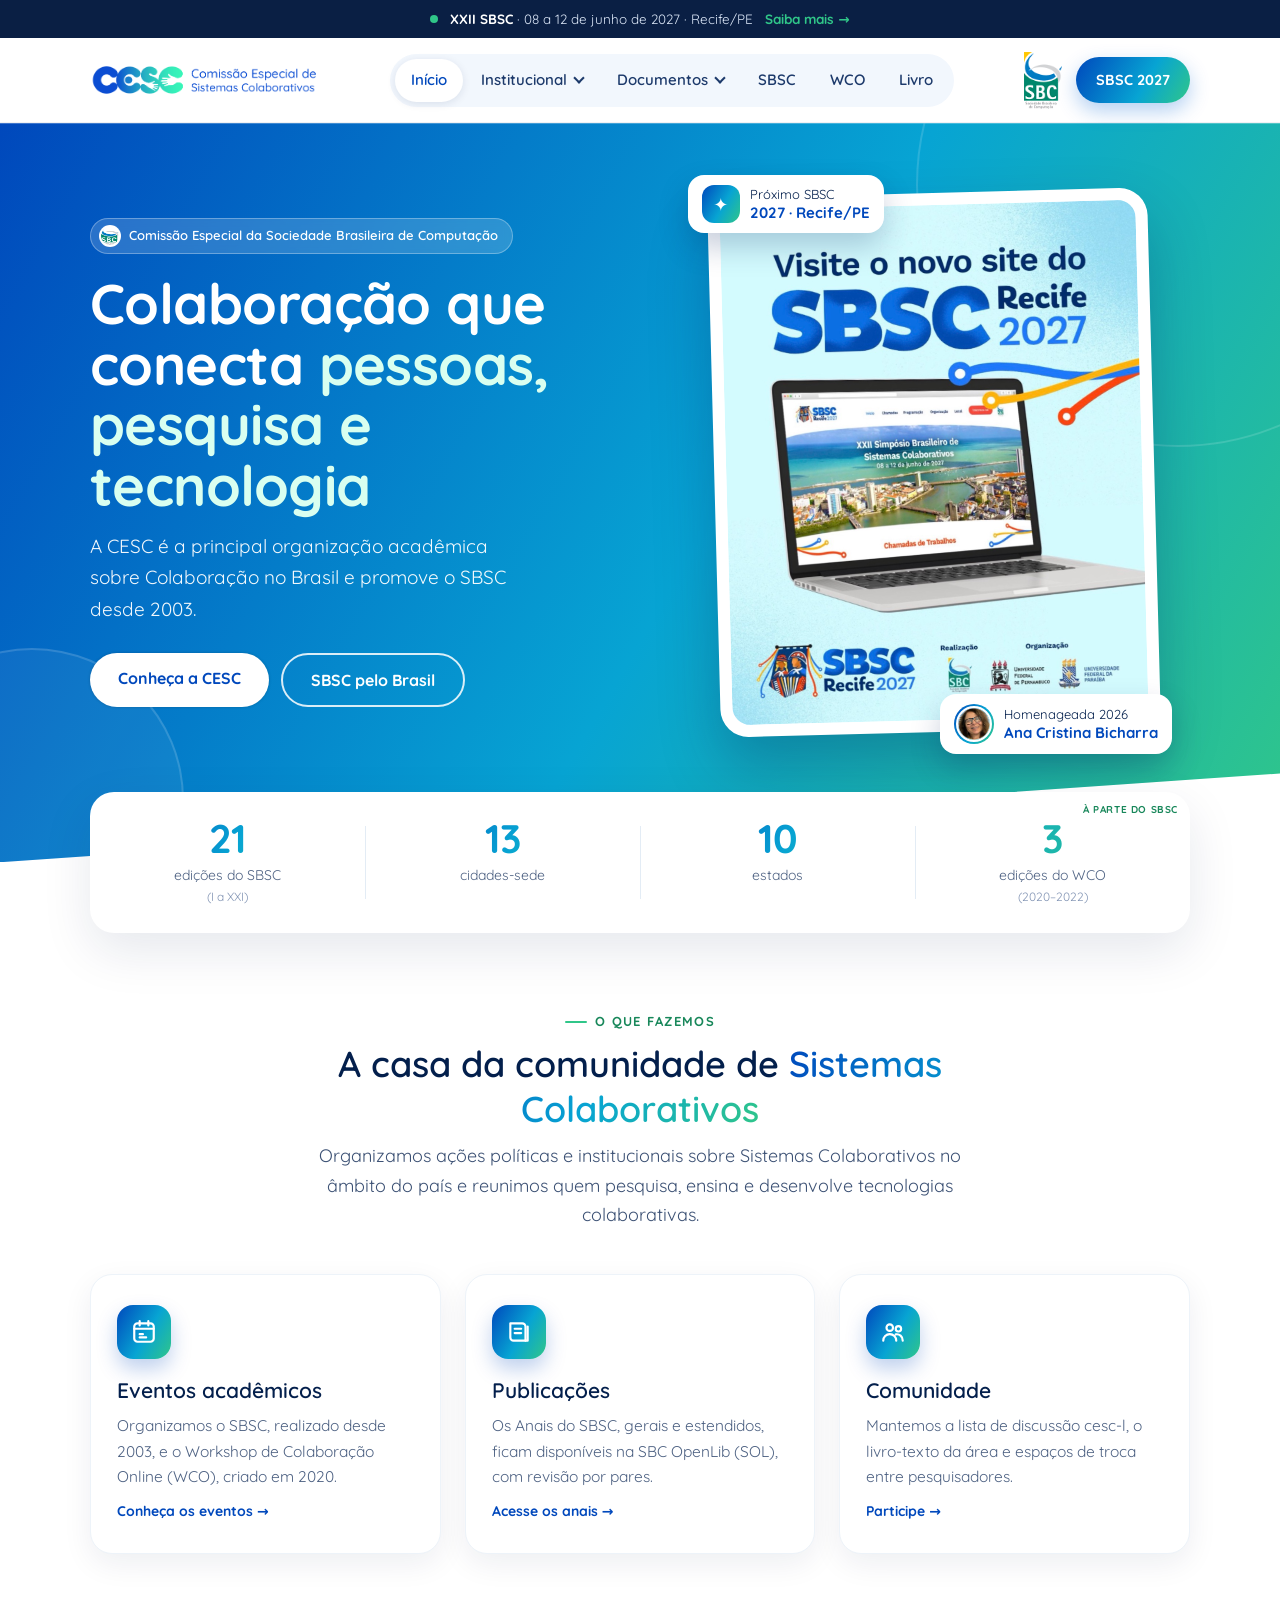
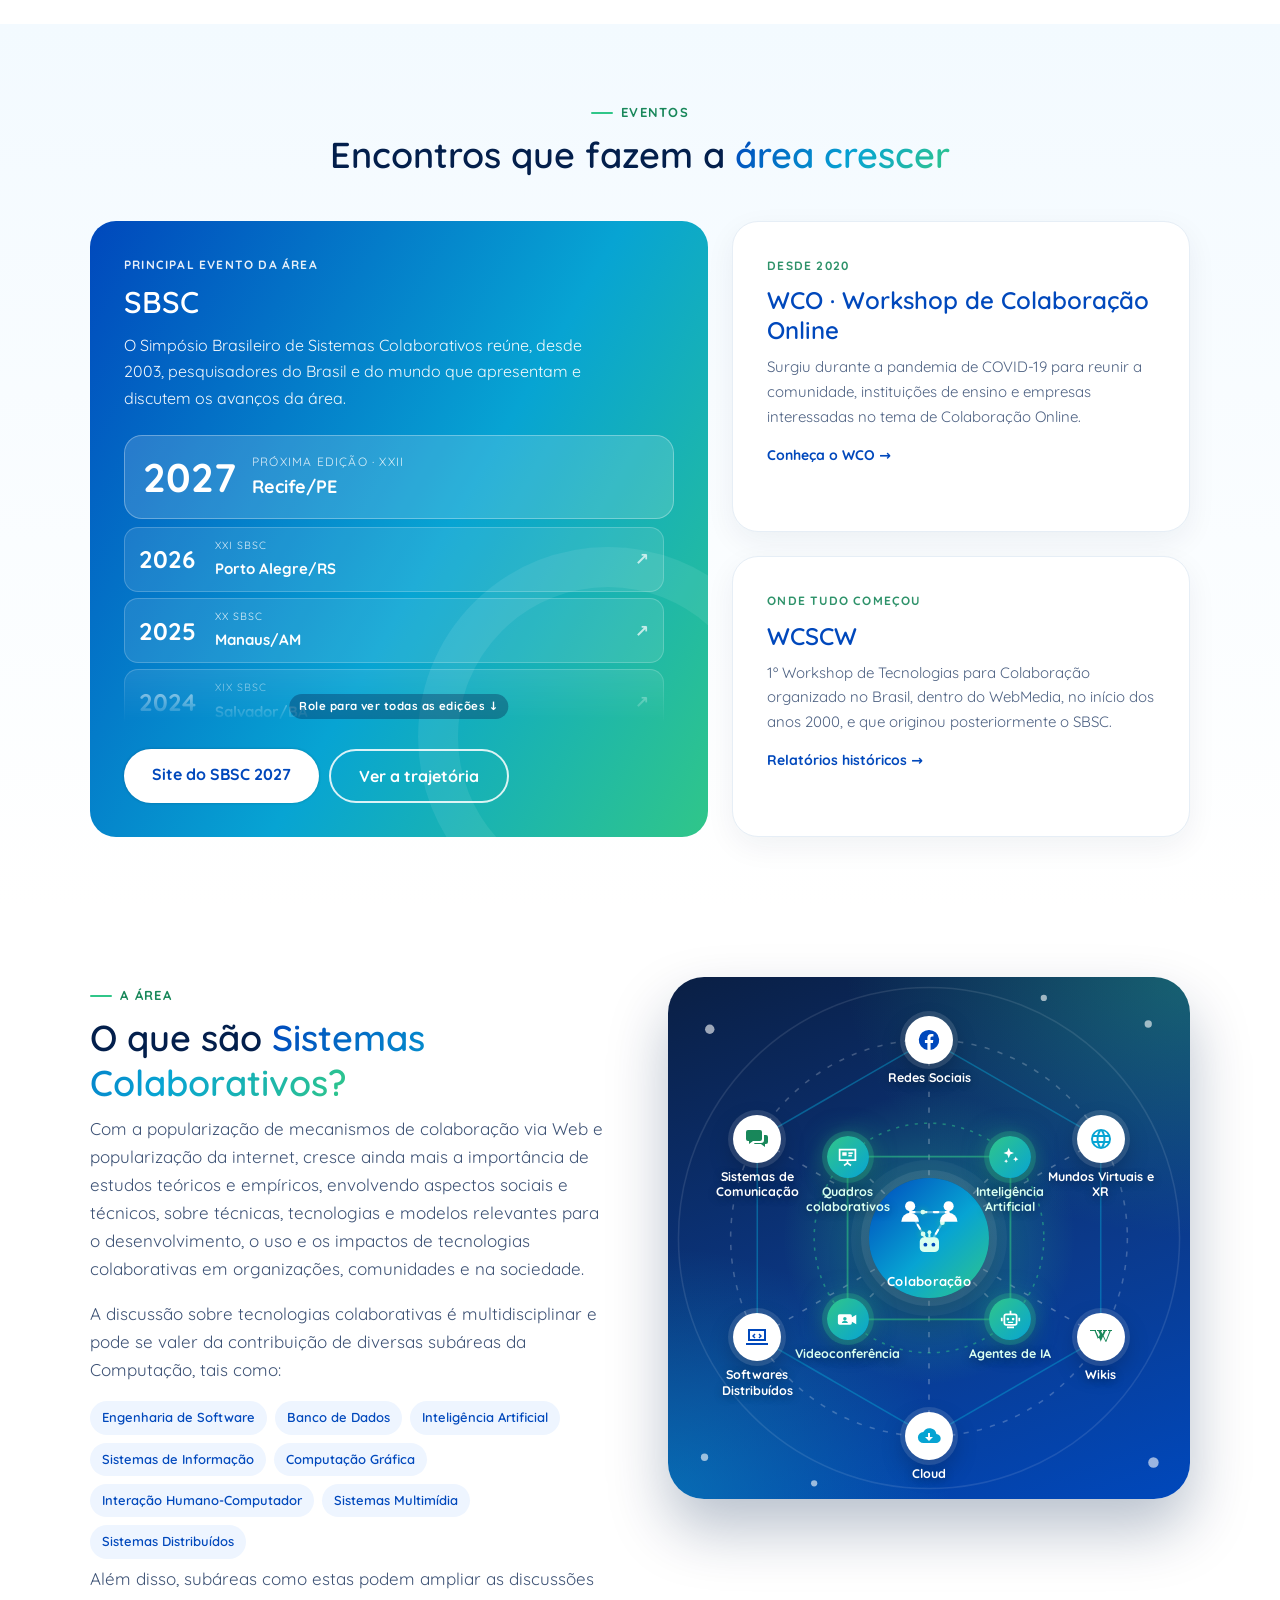
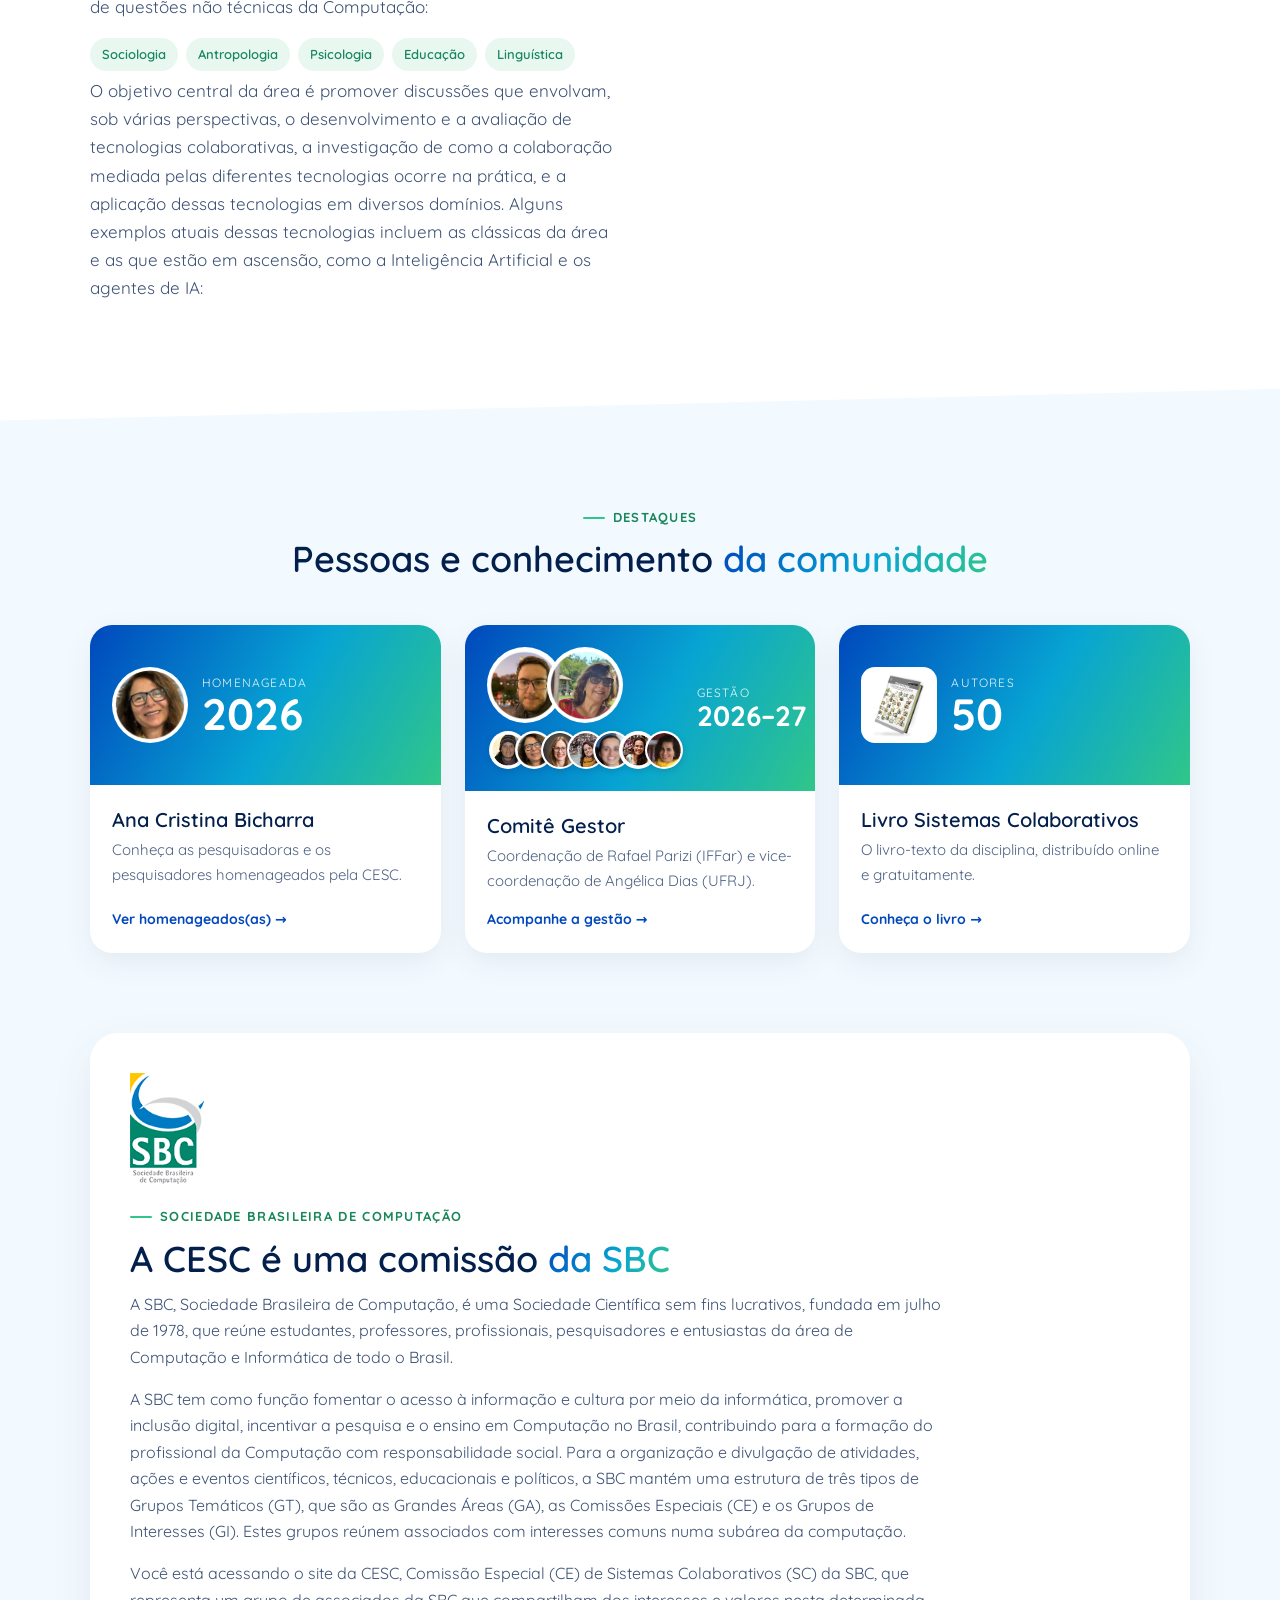
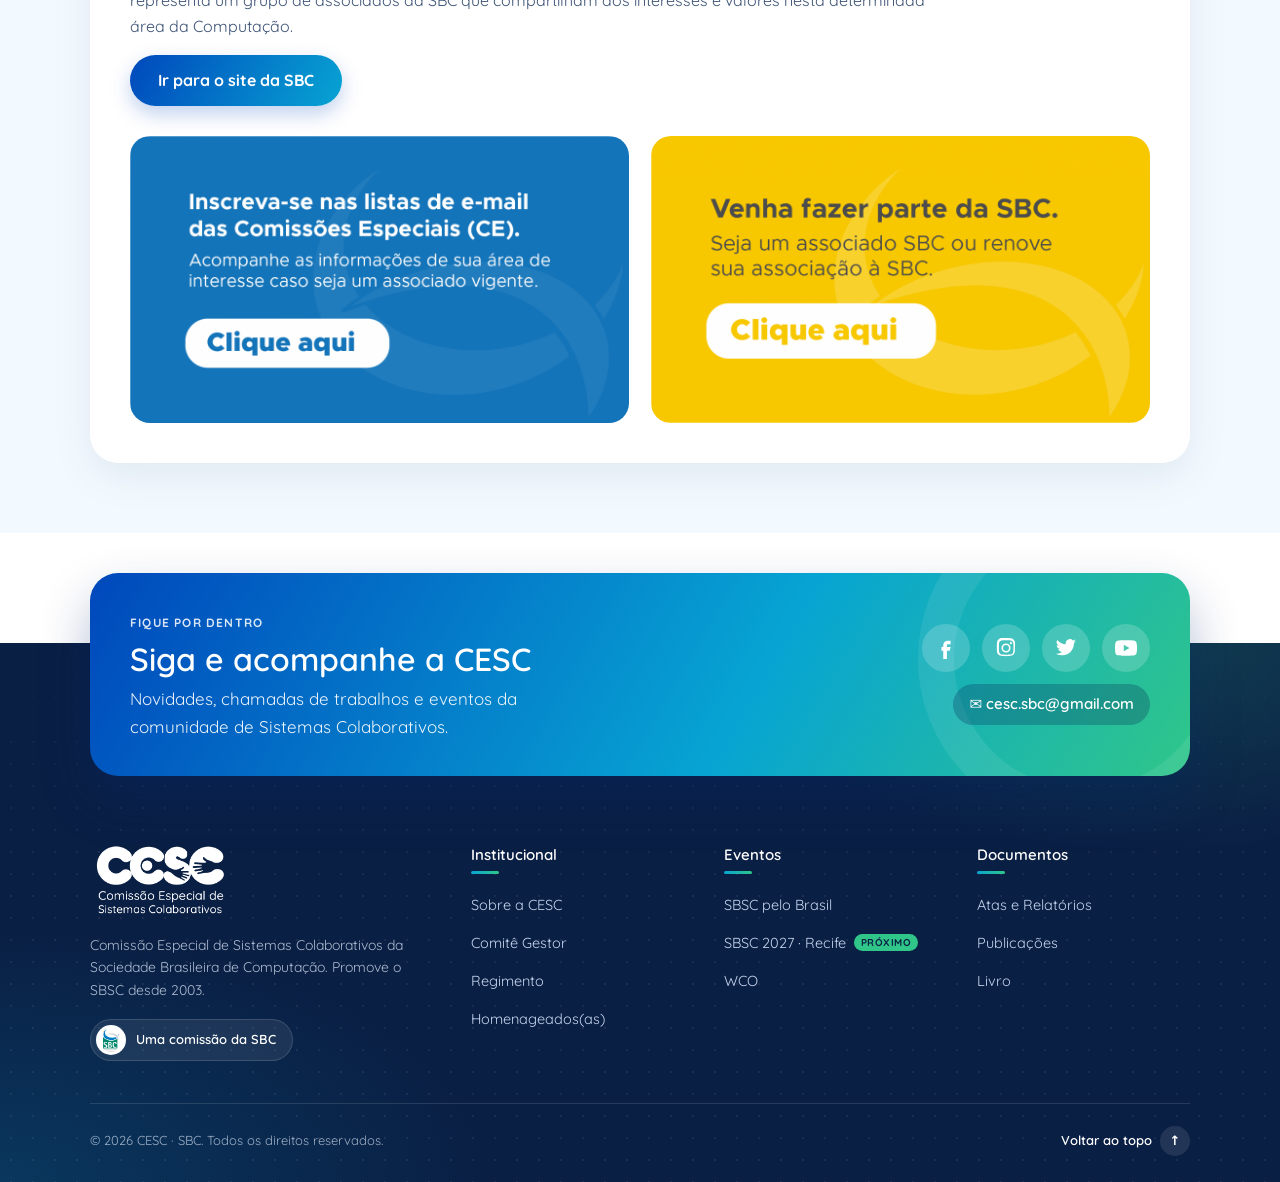
<file: index.html>
<!DOCTYPE html>
<html lang="pt-BR">
<head>
  <meta charset="UTF-8">
  <meta name="viewport" content="width=device-width, initial-scale=1">
  <title>CESC – Comissão Especial de Sistemas Colaborativos</title>
  <meta name="description" content="Comissão Especial de Sistemas Colaborativos da Sociedade Brasileira de Computação.">
  <link rel="icon" href="img/cropped-favicon-08.png">
  <link rel="preconnect" href="https://fonts.googleapis.com">
  <link rel="preconnect" href="https://fonts.gstatic.com" crossorigin>
  <link href="https://fonts.googleapis.com/css2?family=Quicksand:wght@400;500;600;700&display=swap" rel="stylesheet">
  <link rel="stylesheet" href="css/style.css?v=10">
  <link rel="stylesheet" href="css/v2.css?v=4">
  <link rel="stylesheet" href="css/home-v2.css?v=26">
</head>
<body class="v2">
  <a class="anuncio2" href="https://sbsc.sbc.org.br/2027/" target="_blank" rel="noopener">
    <span class="an-ponto" aria-hidden="true"></span>
    <span><b>XXII SBSC</b> · 08 a 12 de junho de 2027 · Recife/PE</span>
    <span class="an-cta">Saiba mais <span aria-hidden="true">→</span></span>
  </a>
  <header class="topo topo2" id="topo">
    <div class="container">
      <a class="logo" href="index.html"><img src="img/logo-09.png" alt="CESC – Comissão Especial de Sistemas Colaborativos" width="300" height="45"></a>
      <nav aria-label="Menu principal">
        <button class="btn-menu" aria-label="Abrir menu" aria-expanded="false"><span></span><span></span><span></span></button>
        <ul class="menu">
          <li><a href="index.html" class="ativo" aria-current="page">Início</a></li>
          <li class="tem-sub"><a href="comite.html">Institucional</a>
            <ul class="submenu">
              <li><a href="sobre-a-cesc.html"><b>Sobre a CESC</b><small>História e missão da comissão</small></a></li>
              <li><a href="comite.html"><b>Comitê Gestor</b><small>Quem coordena a CESC</small></a></li>
              <li><a href="regimento.html"><b>Regimento</b><small>Normas de funcionamento</small></a></li>
              <li><a href="homenageados.html"><b>Homenageados(as)</b><small>Pesquisadoras de destaque</small></a></li>
            </ul></li>
          <li class="tem-sub"><a href="atas-relatorios.html">Documentos</a>
            <ul class="submenu">
              <li><a href="atas-relatorios.html"><b>Atas e Relatórios</b><small>Reuniões e prestação de contas</small></a></li>
              <li><a href="publicacoes.html"><b>Publicações</b><small>Anais e produções da área</small></a></li>
            </ul></li>
          <li><a href="sbsc.html">SBSC</a></li>
          <li><a href="wco.html">WCO</a></li>
          <li><a href="livro.html">Livro</a></li>
          <li class="menu-cta-mobile"><a href="https://sbsc.sbc.org.br/2027/" target="_blank" rel="noopener">SBSC 2027 · Recife ↗</a></li>
        </ul>
      </nav>
      <div class="t2-direita">
        <a class="t2-sbc" href="https://www.sbc.org.br/" target="_blank" rel="noopener" title="Realização: Sociedade Brasileira de Computação"><img src="img/sbc.png" alt="SBC"></a>
        <a class="t2-cta" href="https://sbsc.sbc.org.br/2027/" target="_blank" rel="noopener">SBSC 2027</a>
      </div>
    </div>
  </header>

  <main class="home2">
    <!-- Abertura -->
    <section class="h2-hero">
      <div class="container">
        <div>
          <span class="selo"><img src="img/sbc.png" alt="">Comissão Especial da Sociedade Brasileira de Computação</span>
          <h1>Colaboração que conecta <span>pessoas, pesquisa e tecnologia</span></h1>
          <p>A CESC é a principal organização acadêmica sobre Colaboração no Brasil e promove o SBSC desde 2003.</p>
          <div class="h2-acoes">
            <a class="btn btn-branco" href="sobre-a-cesc.html">Conheça a CESC</a>
            <a class="btn btn-vazado" href="sbsc.html">SBSC pelo Brasil</a>
          </div>
        </div>
        <div class="h2-arte">
          <a class="painel painel-foto" href="https://sbsc.sbc.org.br/2027/" target="_blank" rel="noopener"><img src="img/IMG_3605.jpg" alt="Divulgação do XXII SBSC, Recife 2027"></a>
          <a class="chip chip-a" href="https://sbsc.sbc.org.br/2027/" target="_blank" rel="noopener">
            <span class="ico" aria-hidden="true">✦</span>
            <span>Próximo SBSC<strong>2027 · Recife/PE</strong></span>
          </a>
          <a class="chip chip-b" href="homenageados.html">
            <span class="mini-foto"><img src="img/ft-07-150x150-1.jpg" alt=""></span>
            <span>Homenageada 2026<strong>Ana Cristina Bicharra</strong></span>
          </a>
        </div>
      </div>
    </section>

    <!-- Números -->
    <section class="h2-numeros">
      <div class="container">
        <div class="numeros revela">
          <div class="numero"><strong>21</strong><span>edições do SBSC <small>(I a XXI)</small></span></div>
          <div class="numero"><strong>13</strong><span>cidades-sede</span></div>
          <div class="numero"><strong>10</strong><span>estados</span></div>
          <div class="numero numero-wco"><strong>3</strong><span>edições do WCO <small>(2020–2022)</small></span></div>
        </div>
      </div>
    </section>

    <!-- O que fazemos -->
    <section class="section">
      <div class="container">
        <div class="cabec-sec revela">
          <span class="rotulo">O que fazemos</span>
          <h2 class="h2-sec">A casa da comunidade de <em>Sistemas Colaborativos</em></h2>
          <p class="lead">Organizamos ações políticas e institucionais sobre Sistemas Colaborativos no âmbito do país e reunimos quem pesquisa, ensina e desenvolve tecnologias colaborativas.</p>
        </div>
        <div class="pilares">
          <a class="pilar revela" href="sbsc.html">
            <span class="ico-g"><svg viewBox="0 0 24 24" aria-hidden="true"><rect x="3" y="4" width="18" height="17" rx="3"/><path d="M3 9h18M8 2v4M16 2v4M8 14h3M8 17h6"/></svg></span>
            <h3>Eventos acadêmicos</h3>
            <p>Organizamos o SBSC, realizado desde 2003, e o Workshop de Colaboração Online (WCO), criado em 2020.</p>
            <span class="mais">Conheça os eventos →</span>
          </a>
          <a class="pilar revela" href="publicacoes.html">
            <span class="ico-g"><svg viewBox="0 0 24 24" aria-hidden="true"><path d="M4 4h11a3 3 0 0 1 3 3v13H7a3 3 0 0 1-3-3z"/><path d="M18 20h2V7M8 9h6M8 13h6"/></svg></span>
            <h3>Publicações</h3>
            <p>Os Anais do SBSC, gerais e estendidos, ficam disponíveis na SBC OpenLib (SOL), com revisão por pares.</p>
            <span class="mais">Acesse os anais →</span>
          </a>
          <a class="pilar revela" href="sobre-a-cesc.html">
            <span class="ico-g"><svg viewBox="0 0 24 24" aria-hidden="true"><circle cx="9" cy="8" r="3"/><circle cx="17" cy="9" r="2.5"/><path d="M3 20c0-3.3 2.7-6 6-6s6 2.7 6 6M14.5 14.2c3.4-.6 6.5 1.8 6.5 5.8"/></svg></span>
            <h3>Comunidade</h3>
            <p>Mantemos a lista de discussão cesc-l, o livro-texto da área e espaços de troca entre pesquisadores.</p>
            <span class="mais">Participe →</span>
          </a>
        </div>
      </div>
    </section>

    <!-- Eventos -->
    <section class="section h2-eventos">
      <div class="container">
        <div class="cabec-sec revela">
          <span class="rotulo">Eventos</span>
          <h2 class="h2-sec">Encontros que fazem a <em>área crescer</em></h2>
        </div>
        <div class="eventos2">
          <article class="evento evento-sbsc revela">
            <span class="tag">Principal evento da área</span>
            <h3>SBSC</h3>
            <p>O Simpósio Brasileiro de Sistemas Colaborativos reúne, desde 2003, pesquisadores do Brasil e do mundo que apresentam e discutem os avanços da área.</p>
            <div class="rolo" aria-label="Edições do SBSC: próxima e anteriores">
              <a class="proxima" href="https://sbsc.sbc.org.br/2027/" target="_blank" rel="noopener">
                <span class="ano">2027</span>
                <span><small>Próxima edição · XXII</small><b>Recife/PE</b></span>
              </a>
              <div class="rolo-janela">
                <span class="rolo-dica" aria-hidden="true">Role para ver todas as edições ↓</span>
              <ol class="rolo-lista" tabindex="0" aria-label="Edições anteriores do SBSC, da mais recente à mais antiga">
                <li><a class="anterior" href="http://sbsc.sbc.org.br/2026/" target="_blank" rel="noopener" aria-label="XXI SBSC, 2026, Porto Alegre/RS: visitar o site"><span class="ano">2026</span><span><small>XXI SBSC</small><b>Porto Alegre/RS</b></span><span class="ir" aria-hidden="true">↗</span></a></li>
                <li><a class="anterior" href="https://sbsc.sbc.org.br/2025/" target="_blank" rel="noopener" aria-label="XX SBSC, 2025, Manaus/AM: visitar o site"><span class="ano">2025</span><span><small>XX SBSC</small><b>Manaus/AM</b></span><span class="ir" aria-hidden="true">↗</span></a></li>
                <li><a class="anterior" href="https://sbsc.sbc.org.br/2024/" target="_blank" rel="noopener" aria-label="XIX SBSC, 2024, Salvador/BA: visitar o site"><span class="ano">2024</span><span><small>XIX SBSC</small><b>Salvador/BA</b></span><span class="ir" aria-hidden="true">↗</span></a></li>
                <li><a class="anterior" href="http://sbsc.sbc.org.br/2023/" target="_blank" rel="noopener" aria-label="XVIII SBSC, 2023, Rio de Janeiro/RJ: visitar o site"><span class="ano">2023</span><span><small>XVIII SBSC</small><b>Rio de Janeiro/RJ</b></span><span class="ir" aria-hidden="true">↗</span></a></li>
                <li><a class="anterior" href="http://www.sbsc2022.nce.ufrj.br/" target="_blank" rel="noopener" aria-label="XVII SBSC, 2022, Online: visitar o site"><span class="ano">2022</span><span><small>XVII SBSC</small><b>Online</b></span><span class="ir" aria-hidden="true">↗</span></a></li>
                <li><a class="anterior" href="https://sbsc2021.uniriotec.br/" target="_blank" rel="noopener" aria-label="XVI SBSC, 2021, Online: visitar o site"><span class="ano">2021</span><span><small>XVI SBSC</small><b>Online</b></span><span class="ir" aria-hidden="true">↗</span></a></li>
                <li><a class="anterior" href="http://www.wco2020.nce.ufrj.br/" target="_blank" rel="noopener" aria-label="WCO 2020, 2020, Online: visitar o site"><span class="ano">2020</span><span><small>WCO 2020</small><b>Online</b></span><span class="ir" aria-hidden="true">↗</span></a></li>
                <li><a class="anterior" href="https://sites.google.com/ppgi.ufrj.br/sbsc-2019" target="_blank" rel="noopener" aria-label="XV SBSC, 2019, Rio de Janeiro/RJ: visitar o site"><span class="ano">2019</span><span><small>XV SBSC</small><b>Rio de Janeiro/RJ</b></span><span class="ir" aria-hidden="true">↗</span></a></li>
                <li><span class="anterior"><span class="ano">2018</span><span><small>Trilha no IHC 2018</small><b>Belém/PA</b></span></span></li>
                <li><a class="anterior" href="http://csbc2017.mackenzie.br/eventos/14-sbsc" target="_blank" rel="noopener" aria-label="XIV SBSC, 2017, São Paulo/SP: visitar o site"><span class="ano">2017</span><span><small>XIV SBSC</small><b>São Paulo/SP</b></span><span class="ir" aria-hidden="true">↗</span></a></li>
                <li><a class="anterior" href="https://csbc2016.wixsite.com/home" target="_blank" rel="noopener" aria-label="XIII SBSC, 2016, Porto Alegre/RS: visitar o site"><span class="ano">2016</span><span><small>XIII SBSC</small><b>Porto Alegre/RS</b></span><span class="ir" aria-hidden="true">↗</span></a></li>
                <li><a class="anterior" href="http://ihc2015.unifacs.br/index.php/pt-BR/" target="_blank" rel="noopener" aria-label="XII SBSC, 2015, Salvador/BA: visitar o site"><span class="ano">2015</span><span><small>XII SBSC</small><b>Salvador/BA</b></span><span class="ir" aria-hidden="true">↗</span></a></li>
                <li><a class="anterior" href="http://www.inf.ufpr.br/sbbd-sbsc2014/sbsc/index.htm" target="_blank" rel="noopener" aria-label="XI SBSC, 2014, Curitiba/PR: visitar o site"><span class="ano">2014</span><span><small>XI SBSC</small><b>Curitiba/PR</b></span><span class="ir" aria-hidden="true">↗</span></a></li>
                <li><span class="anterior"><span class="ano">2013</span><span><small>X SBSC</small><b>Manaus/AM</b></span></span></li>
                <li><a class="anterior" href="http://sws2012.ime.usp.br/sbsc/" target="_blank" rel="noopener" aria-label="IX SBSC, 2012, São Paulo/SP: visitar o site"><span class="ano">2012</span><span><small>IX SBSC</small><b>São Paulo/SP</b></span><span class="ir" aria-hidden="true">↗</span></a></li>
                <li><a class="anterior" href="https://www.addlabs.uff.br/sbsc_site/" target="_blank" rel="noopener" aria-label="VIII SBSC, 2011, Paraty/RJ: visitar o site"><span class="ano">2011</span><span><small>VIII SBSC</small><b>Paraty/RJ</b></span><span class="ir" aria-hidden="true">↗</span></a></li>
                <li><a class="anterior" href="https://www.ufmg.br/swib?p=123" target="_blank" rel="noopener" aria-label="VII SBSC, 2010, Belo Horizonte/MG: visitar o site"><span class="ano">2010</span><span><small>VII SBSC</small><b>Belo Horizonte/MG</b></span><span class="ir" aria-hidden="true">↗</span></a></li>
                <li><span class="anterior"><span class="ano">2009</span><span><small>VI SBSC</small><b>Fortaleza/CE</b></span></span></li>
                <li><span class="anterior"><span class="ano">2008</span><span><small>V SBSC</small><b>Vila Velha/ES</b></span></span></li>
                <li><span class="anterior"><span class="ano">2007</span><span><small>IV SBSC</small><b>Rio de Janeiro/RJ</b></span></span></li>
                <li><span class="anterior"><span class="ano">2006</span><span><small>III SBSC</small><b>Natal/RN</b></span></span></li>
                <li><span class="anterior"><span class="ano">2005</span><span><small>II WCSCW</small><b>Juiz de Fora/MG</b></span></span></li>
                <li><span class="anterior"><span class="ano">2004</span><span><small>I WCSCW</small><b>Ribeirão Preto/SP</b></span></span></li>
                <li><span class="anterior"><span class="ano">2003</span><span><small>Trilha de CSCW</small><b>Salvador/BA</b></span></span></li>
              </ol>
              </div>
            </div>
            <div class="acoes">
              <a class="btn btn-branco" href="https://sbsc.sbc.org.br/2027/" target="_blank" rel="noopener">Site do SBSC 2027</a>
              <a class="btn btn-vazado" href="sbsc.html">Ver a trajetória</a>
            </div>
          </article>
          <article class="evento evento-claro revela">
            <span class="tag">Desde 2020</span>
            <h3>WCO · Workshop de Colaboração Online</h3>
            <p>Surgiu durante a pandemia de COVID-19 para reunir a comunidade, instituições de ensino e empresas interessadas no tema de Colaboração Online.</p>
            <a class="mais" href="wco.html">Conheça o WCO →</a>
          </article>
          <article class="evento evento-claro revela">
            <span class="tag">Onde tudo começou</span>
            <h3>WCSCW</h3>
            <p>1º Workshop de Tecnologias para Colaboração organizado no Brasil, dentro do WebMedia, no início dos anos 2000, e que originou posteriormente o SBSC.</p>
            <a class="mais" href="atas-relatorios.html">Relatórios históricos →</a>
          </article>
        </div>
      </div>
    </section>

    <!-- Sistemas Colaborativos -->
    <section class="section">
      <div class="container sc-grid">
        <div class="revela">
          <span class="rotulo">A área</span>
          <h2 class="h2-sec">O que são <em>Sistemas Colaborativos?</em></h2>
          <p>Com a popularização de mecanismos de colaboração via Web e popularização da internet, cresce ainda mais a importância de estudos teóricos e empíricos, envolvendo aspectos sociais e técnicos, sobre técnicas, tecnologias e modelos relevantes para o desenvolvimento, o uso e os impactos de tecnologias colaborativas em organizações, comunidades e na sociedade.</p>
          <p>A discussão sobre tecnologias colaborativas é multidisciplinar e pode se valer da contribuição de diversas subáreas da Computação, tais como:</p>
          <div class="areas"><span>Engenharia de Software</span><span>Banco de Dados</span><span>Inteligência Artificial</span><span>Sistemas de Informação</span><span>Computação Gráfica</span><span>Interação Humano-Computador</span><span>Sistemas Multimídia</span><span>Sistemas Distribuídos</span></div>
          <p>Além disso, subáreas como estas podem ampliar as discussões de questões não técnicas da Computação:</p>
          <div class="areas humanas"><span>Sociologia</span><span>Antropologia</span><span>Psicologia</span><span>Educação</span><span>Linguística</span></div>
          <p>O objetivo central da área é promover discussões que envolvam, sob várias perspectivas, o desenvolvimento e a avaliação de tecnologias colaborativas, a investigação de como a colaboração mediada pelas diferentes tecnologias ocorre na prática, e a aplicação dessas tecnologias em diversos domínios. Alguns exemplos atuais dessas tecnologias incluem as clássicas da área e as que estão em ascensão, como a Inteligência Artificial e os agentes de IA:</p>
        </div>
        <div class="revela">
          <figure class="orbita2">
            <figcaption class="o2-titulo"><span class="o2-ponto" aria-hidden="true"></span>Tecnologias colaborativas</figcaption>
            <svg class="o2-fundo" viewBox="0 0 100 100" aria-hidden="true">
              <defs><radialGradient id="o2halo"><stop offset="0" stop-color="#30c689" stop-opacity=".45"/><stop offset="1" stop-color="#30c689" stop-opacity="0"/></radialGradient></defs>
              <circle cx="50" cy="50" r="28" fill="url(#o2halo)"/>
              <circle class="o2-orb" cx="50" cy="50" r="38"/>
              <circle class="o2-orb o2-orb2" cx="50" cy="50" r="48"/>
              <circle class="o2-orb o2-orb3" cx="50" cy="50" r="22"/>
              <g class="o2-raios"><line x1="50" y1="50" x2="50.0" y2="12.0"/><line x1="50" y1="50" x2="82.9" y2="31.0"/><line x1="50" y1="50" x2="82.9" y2="69.0"/><line x1="50" y1="50" x2="50.0" y2="88.0"/><line x1="50" y1="50" x2="17.1" y2="69.0"/><line x1="50" y1="50" x2="17.1" y2="31.0"/><line x1="50" y1="50" x2="65.6" y2="34.4"/><line x1="50" y1="50" x2="65.6" y2="65.6"/><line x1="50" y1="50" x2="34.4" y2="65.6"/><line x1="50" y1="50" x2="34.4" y2="34.4"/></g>
              <g class="o2-anel"><line x1="50.0" y1="12.0" x2="82.9" y2="31.0"/><line x1="82.9" y1="31.0" x2="82.9" y2="69.0"/><line x1="82.9" y1="69.0" x2="50.0" y2="88.0"/><line x1="50.0" y1="88.0" x2="17.1" y2="69.0"/><line x1="17.1" y1="69.0" x2="17.1" y2="31.0"/><line x1="17.1" y1="31.0" x2="50.0" y2="12.0"/></g>
              <g class="o2-anel o2-anel-in"><line x1="65.6" y1="34.4" x2="65.6" y2="65.6"/><line x1="65.6" y1="65.6" x2="34.4" y2="65.6"/><line x1="34.4" y1="65.6" x2="34.4" y2="34.4"/><line x1="34.4" y1="34.4" x2="65.6" y2="34.4"/></g>
              <g class="o2-brilhos"><circle cx="8" cy="10" r=".9"/><circle cx="92" cy="9" r=".7"/><circle cx="93" cy="93" r="1"/><circle cx="7" cy="92" r=".7"/><circle cx="72" cy="4" r=".6"/><circle cx="28" cy="97" r=".6"/></g>
            </svg>
            <div class="o2-centro" role="img" aria-label="Pessoas e máquinas cooperando, conectadas por uma rede">
              <svg class="o2-coop" viewBox="0 0 60 60" aria-hidden="true">
                <path id="o2bb" class="bb" d="M17 19 L43 19 L30 41 Z"/>
                <path class="bb bb-flui" d="M17 19 L43 19 L30 41 Z"/>
                <g class="o2-pulso">
                  <circle r="1.6"><animateMotion dur="3s" repeatCount="indefinite"><mpath href="#o2bb"/></animateMotion></circle>
                  <circle r="1.6"><animateMotion dur="3s" begin="-1s" repeatCount="indefinite"><mpath href="#o2bb"/></animateMotion></circle>
                  <circle r="1.6"><animateMotion dur="3s" begin="-2s" repeatCount="indefinite"><mpath href="#o2bb"/></animateMotion></circle>
                </g>
                <g class="p p1"><circle cx="17" cy="15" r="3.4"/><path d="M11 25.5a6 6 0 0 1 12 0z"/></g>
                <g class="p p2"><circle cx="43" cy="15" r="3.4"/><path d="M37 25.5a6 6 0 0 1 12 0z"/></g>
                <g class="m"><line x1="30" y1="33.5" x2="30" y2="36"/><circle cx="30" cy="32.6" r="1.3"/><rect x="23.5" y="36" width="13" height="10" rx="3"/><circle class="olho" cx="27.3" cy="41" r="1.3"/><circle class="olho" cx="32.7" cy="41" r="1.3"/></g>
              </svg>
              <span>Colaboração</span>
            </div>
            <ul class="o2-nos" aria-label="Em ascensão">
              <li class="no no-novo" style="--x:65.6%;--y:34.4%;--d:0.00s"><span class="no-ico"><svg viewBox="0 0 24 24"><path d="M10 2l1.6 4.4L16 8l-4.4 1.6L10 14l-1.6-4.4L4 8l4.4-1.6zM18 12l.9 2.1L21 15l-2.1.9L18 18l-.9-2.1L15 15l2.1-.9zM7 15l.7 1.6 1.6.7-1.6.7L7 19.6l-.7-1.6-1.6-.7 1.6-.7z"/></svg></span><span class="no-txt">Inteligência Artificial</span></li>
              <li class="no no-novo" style="--x:65.6%;--y:65.6%;--d:0.35s"><span class="no-ico"><svg viewBox="0 0 24 24"><path d="M11 2h2v3h4a3 3 0 0 1 3 3v8a3 3 0 0 1-3 3H7a3 3 0 0 1-3-3V8a3 3 0 0 1 3-3h4zM7 7a1 1 0 0 0-1 1v8a1 1 0 0 0 1 1h10a1 1 0 0 0 1-1V8a1 1 0 0 0-1-1zm2 3a1.5 1.5 0 1 1 0 3 1.5 1.5 0 0 1 0-3zm6 0a1.5 1.5 0 1 1 0 3 1.5 1.5 0 0 1 0-3zM9 14.5h6V16H9zM1 10h2v4H1zm20 0h2v4h-2zM8 20h8v2H8z"/></svg></span><span class="no-txt">Agentes de IA</span></li>
              <li class="no no-novo" style="--x:34.4%;--y:65.6%;--d:0.70s"><span class="no-ico"><svg viewBox="0 0 24 24"><path d="M3 6h12a2 2 0 0 1 2 2v1.5l5-3v11l-5-3V16a2 2 0 0 1-2 2H3a2 2 0 0 1-2-2V8a2 2 0 0 1 2-2zm6 3a2 2 0 1 0 0 4 2 2 0 0 0 0-4zm-3.5 7h7c-.4-1.6-1.8-2.5-3.5-2.5S5.9 14.4 5.5 16z"/></svg></span><span class="no-txt">Videoconferência</span></li>
              <li class="no no-novo" style="--x:34.4%;--y:34.4%;--d:1.05s"><span class="no-ico"><svg viewBox="0 0 24 24"><path d="M2 3h20v14H13v2.2l3.5 2.3-1 1.5L12 20.7 8.5 23l-1-1.5L11 19.2V17H2zm2 2v10h16V5zm2 2h5v4H6zm7 0h5v2h-5zm0 3h4v2h-4z"/></svg></span><span class="no-txt">Quadros colaborativos</span></li>
            </ul>
            <ul class="o2-nos" aria-label="Clássicas da área">
              <li class="no " style="--x:50.0%;--y:12.0%;--d:0.20s"><span class="no-ico"><svg viewBox="0 0 24 24"><path d="M12 2a10 10 0 0 0-1.6 19.9V14.9H7.9V12h2.5V9.8c0-2.5 1.5-3.9 3.8-3.9 1.1 0 2.2.2 2.2.2v2.5h-1.3c-1.2 0-1.6.8-1.6 1.6V12h2.8l-.4 2.9h-2.3v7A10 10 0 0 0 12 2z"/></svg></span><span class="no-txt">Redes Sociais</span></li>
              <li class="no " style="--x:82.9%;--y:31.0%;--d:0.55s"><span class="no-ico"><svg viewBox="0 0 24 24"><path d="M12 2a10 10 0 1 0 0 20 10 10 0 0 0 0-20zm6.9 6h-3a15 15 0 0 0-1.4-3.9A8 8 0 0 1 18.9 8zM12 4c.8 1.2 1.5 2.5 1.9 4h-3.8c.4-1.5 1.1-2.8 1.9-4zM4.3 14a8 8 0 0 1 0-4h3.4a16 16 0 0 0 0 4zm.8 2h3a15 15 0 0 0 1.4 3.9A8 8 0 0 1 5.1 16zm3-8h-3a8 8 0 0 1 4.4-3.9C8.9 5.3 8.4 6.6 8.1 8zM12 20c-.8-1.2-1.5-2.5-1.9-4h3.8c-.4 1.5-1.1 2.8-1.9 4zm2.3-6H9.7a14 14 0 0 1 0-4h4.6a14 14 0 0 1 0 4zm.3 5.9c.6-1.2 1.1-2.5 1.4-3.9h3a8 8 0 0 1-4.4 3.9zm1.7-5.9a16 16 0 0 0 0-4h3.4a8 8 0 0 1 0 4z"/></svg></span><span class="no-txt">Mundos Virtuais e XR</span></li>
              <li class="no " style="--x:82.9%;--y:69.0%;--d:0.90s"><span class="no-ico"><svg viewBox="0 0 24 24"><path d="M1 5h6v1H5.6l3.3 8 2-4.6L9.2 6H8V5h5v1h-1l1.4 3 1.4-3H14V5h4v1h-1.2l-2.2 4.8 2.3 4.6L20.5 6H19V5h4v1h-1.3l-4.5 11h-.5l-2.7-5.6-2.5 5.6H12L6.9 6H1z"/></svg></span><span class="no-txt">Wikis</span></li>
              <li class="no " style="--x:50.0%;--y:88.0%;--d:1.25s"><span class="no-ico"><svg viewBox="0 0 24 24"><path d="M19.4 10A7 7 0 0 0 6.3 8 5.5 5.5 0 0 0 6.5 19h12.5a4.5 4.5 0 0 0 .4-9zM12 17l-4-4h3V9h2v4h3z"/></svg></span><span class="no-txt">Cloud</span></li>
              <li class="no " style="--x:17.1%;--y:69.0%;--d:1.60s"><span class="no-ico"><svg viewBox="0 0 24 24"><path d="M3 4h18v12H3zm2 2v8h14V6zM1 18h22v2H1zm8.5-9.5L7 11l2.5 2.5 1-1L9 11l1.5-1.5zm5 0-1 1L15 11l-1.5 1.5 1 1L17 11z"/></svg></span><span class="no-txt">Softwares Distribuídos</span></li>
              <li class="no " style="--x:17.1%;--y:31.0%;--d:1.95s"><span class="no-ico"><svg viewBox="0 0 24 24"><path d="M15 3H3a2 2 0 0 0-2 2v7a2 2 0 0 0 2 2h1v3l4-3h7a2 2 0 0 0 2-2V5a2 2 0 0 0-2-2zm6 5h-2v5a3 3 0 0 1-3 3H9.5l-.6.5A2 2 0 0 0 10 17h6l4 3v-3h1a2 2 0 0 0 2-2v-5a2 2 0 0 0-2-2z"/></svg></span><span class="no-txt">Sistemas de Comunicação</span></li>
            </ul>
          </figure>
        </div>
      </div>
    </section>

    <!-- Destaques -->
    <section class="section h2-destaques">
      <div class="container">
        <div class="cabec-sec revela">
          <span class="rotulo">Destaques</span>
          <h2 class="h2-sec">Pessoas e conhecimento <em>da comunidade</em></h2>
        </div>
        <div class="destaques">
          <a class="destaque revela" href="homenageados.html">
            <div class="topo-d">
              <span class="anel"><img src="img/ft-07-150x150-1.jpg" alt="Foto de Ana Cristina Bicharra"></span>
              <span><small>Homenageada</small><span class="grande">2026</span></span>
            </div>
            <div class="corpo-d">
              <h3>Ana Cristina Bicharra</h3>
              <p>Conheça as pesquisadoras e os pesquisadores homenageados pela CESC.</p>
              <span class="mais">Ver homenageados(as) →</span>
            </div>
          </a>
          <a class="destaque revela" href="comite.html">
            <div class="topo-d">
              <span class="equipe"><span class="duplas"><span class="anel"><img src="img/ft-12.jpg" alt="Foto de Rafael Parizi"></span><span class="anel"><img src="img/ft-ange.png" alt="Foto de Angélica Dias"></span></span><span class="miudas" aria-label="Integrantes e membros consultivos do Comitê"><span class="mini" title="Adriana Vivacqua"><img src="img/12.png" alt="Foto de Adriana Vivacqua" loading="lazy"></span><span class="mini" title="Ana Cristina Bicharra"><img src="img/ft-07-150x150-1.jpg" alt="Foto de Ana Cristina Bicharra" loading="lazy"></span><span class="mini" title="Karina Kohl"><img src="img/karina-lattes.jpg" alt="Foto de Karina Kohl" loading="lazy"></span><span class="mini" title="Melise Maria Veiga de Paula"><img src="img/melise-paula-3.jpg" alt="Foto de Melise Maria Veiga de Paula" loading="lazy"></span><span class="mini" title="Carla Lima Silva Schuenemann"><img src="img/carlaSilva-lattes.jpg" alt="Foto de Carla Lima Silva Schuenemann" loading="lazy"></span><span class="mini" title="Juliana França"><img src="img/16.png" alt="Foto de Juliana França" loading="lazy"></span><span class="mini" title="Vaninha Vieira"><img src="img/vaninha-lattes.jpg" alt="Foto de Vaninha Vieira" loading="lazy"></span></span></span>
              <span><small>Gestão</small><span class="grande" style="font-size:30px">2026–27</span></span>
            </div>
            <div class="corpo-d">
              <h3>Comitê Gestor</h3>
              <p>Coordenação de Rafael Parizi (IFFar) e vice-coordenação de Angélica Dias (UFRJ).</p>
              <span class="mais">Acompanhe a gestão →</span>
            </div>
          </a>
          <a class="destaque revela" href="livro.html">
            <div class="topo-d">
              <span class="anel" style="border-radius:14px"><img src="img/livro-20.png" alt="Capa do livro Sistemas Colaborativos" style="border-radius:12px;object-fit:contain;background:#fff"></span>
              <span><small>Autores</small><span class="grande">50</span></span>
            </div>
            <div class="corpo-d">
              <h3>Livro Sistemas Colaborativos</h3>
              <p>O livro-texto da disciplina, distribuído online e gratuitamente.</p>
              <span class="mais">Conheça o livro →</span>
            </div>
          </a>
        </div>
      </div>
    </section>

    <!-- SBC -->
    <section class="section h2-sbc">
      <div class="container">
        <div class="sbc-box revela">
          <div>
            <img class="logo-sbc" src="img/sbc.png" alt="SBC – Sociedade Brasileira de Computação">
            <span class="rotulo">Sociedade Brasileira de Computação</span>
            <h2 class="h2-sec">A CESC é uma comissão <em>da SBC</em></h2>
            <p>A SBC, Sociedade Brasileira de Computação, é uma Sociedade Científica sem fins lucrativos, fundada em julho de 1978, que reúne estudantes, professores, profissionais, pesquisadores e entusiastas da área de Computação e Informática de todo o Brasil.</p>
            <p>A SBC tem como função fomentar o acesso à informação e cultura por meio da informática, promover a inclusão digital, incentivar a pesquisa e o ensino em Computação no Brasil, contribuindo para a formação do profissional da Computação com responsabilidade social. Para a organização e divulgação de atividades, ações e eventos científicos, técnicos, educacionais e políticos, a SBC mantém uma estrutura de três tipos de Grupos Temáticos (GT), que são as Grandes Áreas (GA), as Comissões Especiais (CE) e os Grupos de Interesses (GI). Estes grupos reúnem associados com interesses comuns numa subárea da computação.</p>
            <p>Você está acessando o site da CESC, Comissão Especial (CE) de Sistemas Colaborativos (SC) da SBC, que representa um grupo de associados da SBC que compartilham dos interesses e valores nesta determinada área da Computação.</p>
            <a class="btn btn-azul" href="https://www.sbc.org.br/" target="_blank" rel="noopener">Ir para o site da SBC</a>
          </div>
          <div class="banners">
            <a href="https://www.sbc.org.br/403-comissoes-especiais" target="_blank" rel="noopener"><img src="img/divulg-sbc-01-1024x590-1.png" alt="Inscreva-se nas listas de e-mail das Comissões Especiais (CE). Clique aqui" loading="lazy"></a>
            <a href="https://centraldesistemas.sbc.org.br/mom" target="_blank" rel="noopener"><img src="img/divulg-sbc-02-1024x590-1.png" alt="Venha fazer parte da SBC. Seja um associado SBC ou renove sua associação. Clique aqui" loading="lazy"></a>
          </div>
        </div>
      </div>
    </section>

    <!-- Redes -->
  </main>

  <footer class="rodape2">
    <div class="container">
      <div class="r2-cta">
        <div>
          <span class="r2-rotulo">Fique por dentro</span>
          <h2>Siga e acompanhe a CESC</h2>
          <p>Novidades, chamadas de trabalhos e eventos da comunidade de Sistemas Colaborativos.</p>
        </div>
        <div class="r2-cta-acoes">
          <div class="redes"><a class="r-facebook" href="https://www.facebook.com/CESCSBC" target="_blank" rel="noopener" aria-label="Facebook"><svg viewBox="0 0 24 24"><path d="M14 8h3V4h-3c-2.8 0-5 2.2-5 5v2H7v4h2v9h4v-9h3l1-4h-4V9c0-.6.4-1 1-1z"/></svg></a><a class="r-instagram" href="https://www.instagram.com/sbc_cesc/" target="_blank" rel="noopener" aria-label="Instagram"><svg viewBox="0 0 24 24"><path d="M12 7a5 5 0 1 0 0 10 5 5 0 0 0 0-10zm0 8.2a3.2 3.2 0 1 1 0-6.4 3.2 3.2 0 0 1 0 6.4zM17.3 5.5a1.2 1.2 0 1 0 0 2.4 1.2 1.2 0 0 0 0-2.4zM21.9 7.1c-.1-1.6-.4-3-1.6-4.2S17.6 1.3 16 1.2C14.3 1.1 9.7 1.1 8 1.2c-1.6.1-3 .4-4.2 1.6S2.2 5.5 2.1 7.1C2 8.8 2 13.3 2.1 15c.1 1.6.4 3 1.6 4.2s2.6 1.5 4.2 1.6c1.7.1 6.3.1 8 0 1.6-.1 3-.4 4.2-1.6s1.5-2.6 1.6-4.2c.1-1.7.1-6.2.1-7.9zm-2.2 10a3.2 3.2 0 0 1-1.8 1.8c-1.3.5-4.3.4-5.7.4s-4.4.1-5.7-.4A3.2 3.2 0 0 1 4.7 17c-.5-1.3-.4-4.3-.4-5.7s-.1-4.4.4-5.7A3.2 3.2 0 0 1 6.5 4c1.3-.5 4.3-.4 5.7-.4s4.4-.1 5.7.4a3.2 3.2 0 0 1 1.8 1.8c.5 1.3.4 4.3.4 5.7s.1 4.4-.4 5.7z"/></svg></a><a class="r-twitter" href="https://twitter.com/sbc_cesc" target="_blank" rel="noopener" aria-label="Twitter"><svg viewBox="0 0 24 24"><path d="M23 4.6c-.8.4-1.7.6-2.6.7.9-.6 1.6-1.4 2-2.5-.9.5-1.9.9-2.9 1.1a4.5 4.5 0 0 0-7.7 4.1C8 7.8 4.7 6 2.5 3.3a4.5 4.5 0 0 0 1.4 6c-.7 0-1.4-.2-2-.6 0 2.2 1.5 4 3.6 4.4-.7.2-1.4.2-2 .1.6 1.8 2.3 3.1 4.2 3.1A9 9 0 0 1 1 18.2 12.8 12.8 0 0 0 7.9 20c8.3 0 12.8-6.9 12.8-12.8v-.6c.9-.6 1.7-1.4 2.3-2z"/></svg></a><a class="r-youtube" href="https://www.youtube.com/@cescsbc9129" target="_blank" rel="noopener" aria-label="YouTube"><svg viewBox="0 0 24 24"><path d="M23.5 6.2a3 3 0 0 0-2.1-2.1C19.5 3.6 12 3.6 12 3.6s-7.5 0-9.4.5A3 3 0 0 0 .5 6.2 31 31 0 0 0 0 12a31 31 0 0 0 .5 5.8 3 3 0 0 0 2.1 2.1c1.9.5 9.4.5 9.4.5s7.5 0 9.4-.5a3 3 0 0 0 2.1-2.1A31 31 0 0 0 24 12a31 31 0 0 0-.5-5.8zM9.6 15.6V8.4L15.8 12l-6.2 3.6z"/></svg></a></div>
          <a class="r2-email" href="mailto:cesc.sbc@gmail.com"><span aria-hidden="true">✉</span> cesc.sbc@gmail.com</a>
        </div>
      </div>

      <div class="r2-grid">
        <div class="r2-marca">
          <img src="img/logos-cesc-branca.png" alt="CESC – Comissão Especial de Sistemas Colaborativos">
          <p>Comissão Especial de Sistemas Colaborativos da Sociedade Brasileira de Computação. Promove o SBSC desde 2003.</p>
          <a class="r2-sbc" href="https://www.sbc.org.br/" target="_blank" rel="noopener"><img src="img/sbc.png" alt="">Uma comissão da SBC</a>
        </div>
        <nav class="r2-col" aria-label="Institucional">
          <h3>Institucional</h3>
          <ul>
            <li><a href="sobre-a-cesc.html">Sobre a CESC</a></li>
            <li><a href="comite.html">Comitê Gestor</a></li>
            <li><a href="regimento.html">Regimento</a></li>
            <li><a href="homenageados.html">Homenageados(as)</a></li>
          </ul>
        </nav>
        <nav class="r2-col" aria-label="Eventos">
          <h3>Eventos</h3>
          <ul>
            <li><a href="sbsc.html">SBSC pelo Brasil</a></li>
            <li><a href="https://sbsc.sbc.org.br/2027/" target="_blank" rel="noopener">SBSC 2027 · Recife <span class="r2-novo">próximo</span></a></li>
            <li><a href="wco.html">WCO</a></li>
          </ul>
        </nav>
        <nav class="r2-col" aria-label="Documentos">
          <h3>Documentos</h3>
          <ul>
            <li><a href="atas-relatorios.html">Atas e Relatórios</a></li>
            <li><a href="publicacoes.html">Publicações</a></li>
            <li><a href="livro.html">Livro</a></li>
          </ul>
        </nav>
      </div>

      <div class="r2-base">
        <p>© <span class="ano-atual">2026</span> CESC · SBC. Todos os direitos reservados.</p>
        <a class="r2-topo" href="#topo">Voltar ao topo <span aria-hidden="true">↑</span></a>
      </div>
    </div>
  </footer>

  <script src="js/main.js?v=2"></script>
  <script>
    // Revela as seções ao rolar a página
    (() => {
      const els = document.querySelectorAll(".home2 .revela");
      if (!("IntersectionObserver" in window)) { els.forEach(e => e.classList.add("visivel")); return; }
      const io = new IntersectionObserver((ents) => ents.forEach(e => {
        if (e.isIntersecting) { e.target.classList.add("visivel"); io.unobserve(e.target); }
      }), { threshold: 0.12 });
      els.forEach(e => io.observe(e));
    })();
  </script>
  <script>
    document.querySelectorAll(".rolo-lista").forEach(function (l) {
      var j = l.parentElement;
      var f = function () {
        j.classList.toggle("no-fim", l.scrollTop + l.clientHeight >= l.scrollHeight - 4);
        j.classList.toggle("rolou", l.scrollTop > 4);
      };
      l.addEventListener("scroll", f, { passive: true }); f();
    });
  </script>
</body>
</html>
</file>
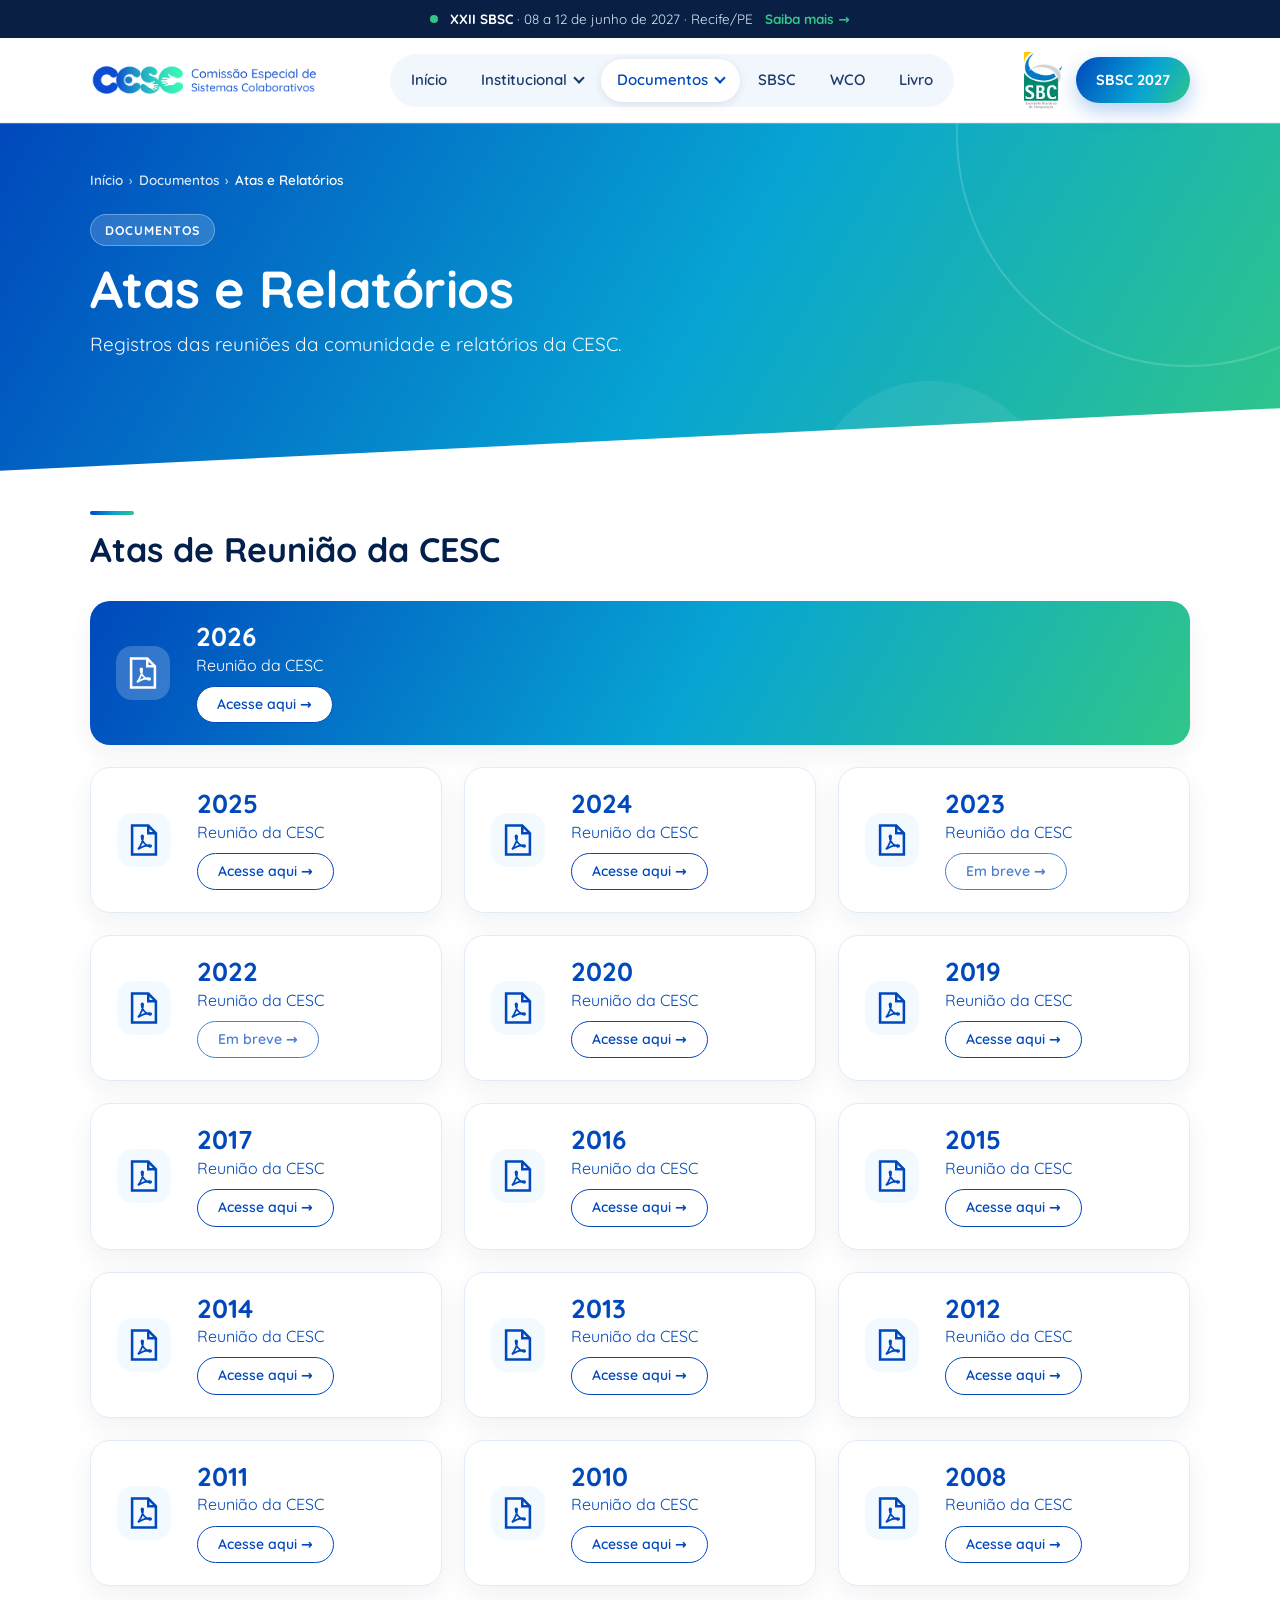
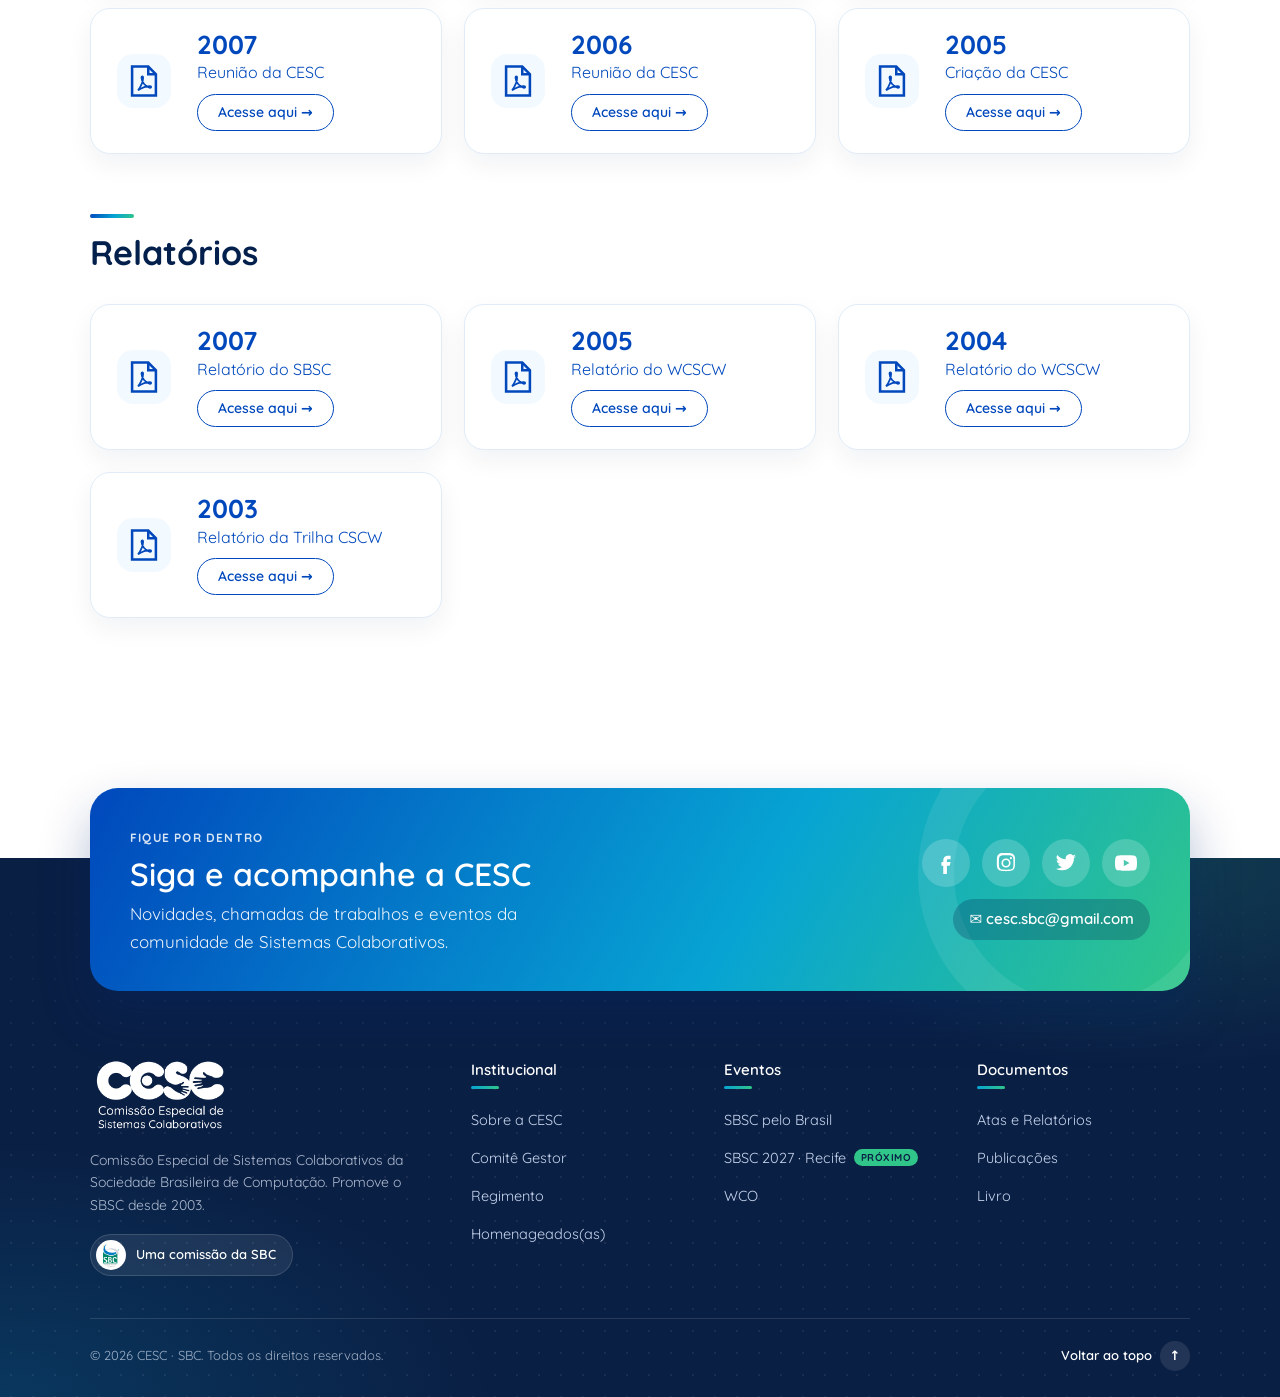
<file: atas-relatorios.html>
<!DOCTYPE html>
<html lang="pt-BR">
<head>
  <meta charset="UTF-8">
  <meta name="viewport" content="width=device-width, initial-scale=1">
  <title>Atas e Relatórios – CESC</title>
  <meta name="description" content="Comissão Especial de Sistemas Colaborativos da Sociedade Brasileira de Computação.">
  <link rel="icon" href="img/cropped-favicon-08.png">
  <link rel="preconnect" href="https://fonts.googleapis.com">
  <link rel="preconnect" href="https://fonts.gstatic.com" crossorigin>
  <link href="https://fonts.googleapis.com/css2?family=Quicksand:wght@400;500;600;700&display=swap" rel="stylesheet">
  <link rel="stylesheet" href="css/style.css?v=10">
  <link rel="stylesheet" href="css/v2.css?v=4">
</head>
<body class="v2">
  <a class="anuncio2" href="https://sbsc.sbc.org.br/2027/" target="_blank" rel="noopener">
    <span class="an-ponto" aria-hidden="true"></span>
    <span><b>XXII SBSC</b> · 08 a 12 de junho de 2027 · Recife/PE</span>
    <span class="an-cta">Saiba mais <span aria-hidden="true">→</span></span>
  </a>
  <header class="topo topo2" id="topo">
    <div class="container">
      <a class="logo" href="index.html"><img src="img/logo-09.png" alt="CESC – Comissão Especial de Sistemas Colaborativos" width="300" height="45"></a>
      <nav aria-label="Menu principal">
        <button class="btn-menu" aria-label="Abrir menu" aria-expanded="false"><span></span><span></span><span></span></button>
        <ul class="menu">
          <li><a href="index.html">Início</a></li>
          <li class="tem-sub"><a href="comite.html">Institucional</a>
            <ul class="submenu">
              <li><a href="sobre-a-cesc.html"><b>Sobre a CESC</b><small>História e missão da comissão</small></a></li>
              <li><a href="comite.html"><b>Comitê Gestor</b><small>Quem coordena a CESC</small></a></li>
              <li><a href="regimento.html"><b>Regimento</b><small>Normas de funcionamento</small></a></li>
              <li><a href="homenageados.html"><b>Homenageados(as)</b><small>Pesquisadoras de destaque</small></a></li>
            </ul></li>
          <li class="tem-sub"><a href="atas-relatorios.html" class="ativo">Documentos</a>
            <ul class="submenu">
              <li><a href="atas-relatorios.html" aria-current="page"><b>Atas e Relatórios</b><small>Reuniões e prestação de contas</small></a></li>
              <li><a href="publicacoes.html"><b>Publicações</b><small>Anais e produções da área</small></a></li>
            </ul></li>
          <li><a href="sbsc.html">SBSC</a></li>
          <li><a href="wco.html">WCO</a></li>
          <li><a href="livro.html">Livro</a></li>
          <li class="menu-cta-mobile"><a href="https://sbsc.sbc.org.br/2027/" target="_blank" rel="noopener">SBSC 2027 · Recife ↗</a></li>
        </ul>
      </nav>
      <div class="t2-direita">
        <a class="t2-sbc" href="https://www.sbc.org.br/" target="_blank" rel="noopener" title="Realização: Sociedade Brasileira de Computação"><img src="img/sbc.png" alt="SBC"></a>
        <a class="t2-cta" href="https://sbsc.sbc.org.br/2027/" target="_blank" rel="noopener">SBSC 2027</a>
      </div>
    </div>
  </header>

  <section class="pg-hero">
    <div class="container">
      <ol class="migalhas" aria-label="Você está em"><li><a href="index.html">Início</a></li><li><a href="atas-relatorios.html">Documentos</a></li><li aria-current="page">Atas e Relatórios</li></ol>
      <span class="pg-rotulo">Documentos</span>
      <h1>Atas e Relatórios</h1>
      <p class="pg-lead">Registros das reuniões da comunidade e relatórios da CESC.</p>
    </div>
  </section>

  <main>
    <section class="section">
      <div class="container">
        <h2>Atas de Reunião da CESC</h2>
        <div class="atas">
          <div class="ata destaque"><svg viewBox="0 0 34 40" fill="none" stroke="#0048bc" stroke-width="3"><path d="M3 3h19l9 9v25H3z"/><path d="M22 3v9h9"/><path d="M10 31c3-4 6-10 6-15 0-2-2-2-2 0 0 5 5 11 10 12 2 0 2-2 0-2-5 0-11 3-14 5z" stroke-width="2"/></svg><div><div class="ano">2026</div><div class="desc">Reunião da CESC</div><a class="btn btn-contorno" href="https://comissoes.sbc.org.br/ce-sc/wp-content/uploads/2026/10/2026_ATA_CESC_Timbrado_SBSC2026.pdf" target="_blank" rel="noopener">Acesse aqui</a></div></div>
          <div class="ata"><svg viewBox="0 0 34 40" fill="none" stroke="#0048bc" stroke-width="3"><path d="M3 3h19l9 9v25H3z"/><path d="M22 3v9h9"/><path d="M10 31c3-4 6-10 6-15 0-2-2-2-2 0 0 5 5 11 10 12 2 0 2-2 0-2-5 0-11 3-14 5z" stroke-width="2"/></svg><div><div class="ano">2025</div><div class="desc">Reunião da CESC</div><a class="btn btn-contorno" href="https://comissoes.sbc.org.br/ce-sc/wp-content/uploads/2026/10/2025_Ata-reunião-da-comunidade-SBSC-2025.pdf" target="_blank" rel="noopener">Acesse aqui</a></div></div>
          <div class="ata"><svg viewBox="0 0 34 40" fill="none" stroke="#0048bc" stroke-width="3"><path d="M3 3h19l9 9v25H3z"/><path d="M22 3v9h9"/><path d="M10 31c3-4 6-10 6-15 0-2-2-2-2 0 0 5 5 11 10 12 2 0 2-2 0-2-5 0-11 3-14 5z" stroke-width="2"/></svg><div><div class="ano">2024</div><div class="desc">Reunião da CESC</div><a class="btn btn-contorno" href="https://comissoes.sbc.org.br/ce-sc/wp-content/uploads/2026/10/2024_Ata-CESC_SBSC-2024-compactado.pdf" target="_blank" rel="noopener">Acesse aqui</a></div></div>
          <div class="ata"><svg viewBox="0 0 34 40" fill="none" stroke="#0048bc" stroke-width="3"><path d="M3 3h19l9 9v25H3z"/><path d="M22 3v9h9"/><path d="M10 31c3-4 6-10 6-15 0-2-2-2-2 0 0 5 5 11 10 12 2 0 2-2 0-2-5 0-11 3-14 5z" stroke-width="2"/></svg><div><div class="ano">2023</div><div class="desc">Reunião da CESC</div><span class="btn btn-contorno desabilitado">Em breve</span></div></div>
          <div class="ata"><svg viewBox="0 0 34 40" fill="none" stroke="#0048bc" stroke-width="3"><path d="M3 3h19l9 9v25H3z"/><path d="M22 3v9h9"/><path d="M10 31c3-4 6-10 6-15 0-2-2-2-2 0 0 5 5 11 10 12 2 0 2-2 0-2-5 0-11 3-14 5z" stroke-width="2"/></svg><div><div class="ano">2022</div><div class="desc">Reunião da CESC</div><span class="btn btn-contorno desabilitado">Em breve</span></div></div>
          <div class="ata"><svg viewBox="0 0 34 40" fill="none" stroke="#0048bc" stroke-width="3"><path d="M3 3h19l9 9v25H3z"/><path d="M22 3v9h9"/><path d="M10 31c3-4 6-10 6-15 0-2-2-2-2 0 0 5 5 11 10 12 2 0 2-2 0-2-5 0-11 3-14 5z" stroke-width="2"/></svg><div><div class="ano">2020</div><div class="desc">Reunião da CESC</div><a class="btn btn-contorno" href="https://comissoes.sbc.org.br/ce-sc/wp-content/uploads/2020/07/AtaCESC-RV007_01.06.2020.pdf" target="_blank" rel="noopener">Acesse aqui</a></div></div>
          <div class="ata"><svg viewBox="0 0 34 40" fill="none" stroke="#0048bc" stroke-width="3"><path d="M3 3h19l9 9v25H3z"/><path d="M22 3v9h9"/><path d="M10 31c3-4 6-10 6-15 0-2-2-2-2 0 0 5 5 11 10 12 2 0 2-2 0-2-5 0-11 3-14 5z" stroke-width="2"/></svg><div><div class="ano">2019</div><div class="desc">Reunião da CESC</div><a class="btn btn-contorno" href="https://comissoes.sbc.org.br/ce-sc/wp-content/uploads/2020/07/2019_AtaReuniaoCESC2019_vFinal.pdf" target="_blank" rel="noopener">Acesse aqui</a></div></div>
          <div class="ata"><svg viewBox="0 0 34 40" fill="none" stroke="#0048bc" stroke-width="3"><path d="M3 3h19l9 9v25H3z"/><path d="M22 3v9h9"/><path d="M10 31c3-4 6-10 6-15 0-2-2-2-2 0 0 5 5 11 10 12 2 0 2-2 0-2-5 0-11 3-14 5z" stroke-width="2"/></svg><div><div class="ano">2017</div><div class="desc">Reunião da CESC</div><a class="btn btn-contorno" href="https://comissoes.sbc.org.br/ce-sc/wp-content/uploads/2020/07/AtaSBSC2017_vFinal.pdf" target="_blank" rel="noopener">Acesse aqui</a></div></div>
          <div class="ata"><svg viewBox="0 0 34 40" fill="none" stroke="#0048bc" stroke-width="3"><path d="M3 3h19l9 9v25H3z"/><path d="M22 3v9h9"/><path d="M10 31c3-4 6-10 6-15 0-2-2-2-2 0 0 5 5 11 10 12 2 0 2-2 0-2-5 0-11 3-14 5z" stroke-width="2"/></svg><div><div class="ano">2016</div><div class="desc">Reunião da CESC</div><a class="btn btn-contorno" href="https://comissoes.sbc.org.br/ce-sc/wp-content/uploads/2020/07/AtaSBSC2016_vFinal.pdf" target="_blank" rel="noopener">Acesse aqui</a></div></div>
          <div class="ata"><svg viewBox="0 0 34 40" fill="none" stroke="#0048bc" stroke-width="3"><path d="M3 3h19l9 9v25H3z"/><path d="M22 3v9h9"/><path d="M10 31c3-4 6-10 6-15 0-2-2-2-2 0 0 5 5 11 10 12 2 0 2-2 0-2-5 0-11 3-14 5z" stroke-width="2"/></svg><div><div class="ano">2015</div><div class="desc">Reunião da CESC</div><a class="btn btn-contorno" href="https://comissoes.sbc.org.br/ce-sc/wp-content/uploads/2020/07/ataCESC2015.150212.versaofinal.pdf" target="_blank" rel="noopener">Acesse aqui</a></div></div>
          <div class="ata"><svg viewBox="0 0 34 40" fill="none" stroke="#0048bc" stroke-width="3"><path d="M3 3h19l9 9v25H3z"/><path d="M22 3v9h9"/><path d="M10 31c3-4 6-10 6-15 0-2-2-2-2 0 0 5 5 11 10 12 2 0 2-2 0-2-5 0-11 3-14 5z" stroke-width="2"/></svg><div><div class="ano">2014</div><div class="desc">Reunião da CESC</div><a class="btn btn-contorno" href="https://comissoes.sbc.org.br/ce-sc/wp-content/uploads/2020/07/ataCESC2014.v7.141219-2.versaofinal.pdf" target="_blank" rel="noopener">Acesse aqui</a></div></div>
          <div class="ata"><svg viewBox="0 0 34 40" fill="none" stroke="#0048bc" stroke-width="3"><path d="M3 3h19l9 9v25H3z"/><path d="M22 3v9h9"/><path d="M10 31c3-4 6-10 6-15 0-2-2-2-2 0 0 5 5 11 10 12 2 0 2-2 0-2-5 0-11 3-14 5z" stroke-width="2"/></svg><div><div class="ano">2013</div><div class="desc">Reunião da CESC</div><a class="btn btn-contorno" href="https://comissoes.sbc.org.br/ce-sc/wp-content/uploads/2020/07/2013.SBSC_.ata_.CESC_.pdf" target="_blank" rel="noopener">Acesse aqui</a></div></div>
          <div class="ata"><svg viewBox="0 0 34 40" fill="none" stroke="#0048bc" stroke-width="3"><path d="M3 3h19l9 9v25H3z"/><path d="M22 3v9h9"/><path d="M10 31c3-4 6-10 6-15 0-2-2-2-2 0 0 5 5 11 10 12 2 0 2-2 0-2-5 0-11 3-14 5z" stroke-width="2"/></svg><div><div class="ano">2012</div><div class="desc">Reunião da CESC</div><a class="btn btn-contorno" href="https://comissoes.sbc.org.br/ce-sc/wp-content/uploads/2020/07/2012CESCata.pdf" target="_blank" rel="noopener">Acesse aqui</a></div></div>
          <div class="ata"><svg viewBox="0 0 34 40" fill="none" stroke="#0048bc" stroke-width="3"><path d="M3 3h19l9 9v25H3z"/><path d="M22 3v9h9"/><path d="M10 31c3-4 6-10 6-15 0-2-2-2-2 0 0 5 5 11 10 12 2 0 2-2 0-2-5 0-11 3-14 5z" stroke-width="2"/></svg><div><div class="ano">2011</div><div class="desc">Reunião da CESC</div><a class="btn btn-contorno" href="https://comissoes.sbc.org.br/ce-sc/wp-content/uploads/2020/07/2011CESCata.pdf" target="_blank" rel="noopener">Acesse aqui</a></div></div>
          <div class="ata"><svg viewBox="0 0 34 40" fill="none" stroke="#0048bc" stroke-width="3"><path d="M3 3h19l9 9v25H3z"/><path d="M22 3v9h9"/><path d="M10 31c3-4 6-10 6-15 0-2-2-2-2 0 0 5 5 11 10 12 2 0 2-2 0-2-5 0-11 3-14 5z" stroke-width="2"/></svg><div><div class="ano">2010</div><div class="desc">Reunião da CESC</div><a class="btn btn-contorno" href="https://comissoes.sbc.org.br/ce-sc/wp-content/uploads/2020/07/2010CESCata.pdf" target="_blank" rel="noopener">Acesse aqui</a></div></div>
          <div class="ata"><svg viewBox="0 0 34 40" fill="none" stroke="#0048bc" stroke-width="3"><path d="M3 3h19l9 9v25H3z"/><path d="M22 3v9h9"/><path d="M10 31c3-4 6-10 6-15 0-2-2-2-2 0 0 5 5 11 10 12 2 0 2-2 0-2-5 0-11 3-14 5z" stroke-width="2"/></svg><div><div class="ano">2008</div><div class="desc">Reunião da CESC</div><a class="btn btn-contorno" href="https://comissoes.sbc.org.br/ce-sc/wp-content/uploads/2020/07/2008CESCata.pdf" target="_blank" rel="noopener">Acesse aqui</a></div></div>
          <div class="ata"><svg viewBox="0 0 34 40" fill="none" stroke="#0048bc" stroke-width="3"><path d="M3 3h19l9 9v25H3z"/><path d="M22 3v9h9"/><path d="M10 31c3-4 6-10 6-15 0-2-2-2-2 0 0 5 5 11 10 12 2 0 2-2 0-2-5 0-11 3-14 5z" stroke-width="2"/></svg><div><div class="ano">2007</div><div class="desc">Reunião da CESC</div><a class="btn btn-contorno" href="https://comissoes.sbc.org.br/ce-sc/wp-content/uploads/2020/07/2007CESCata.pdf" target="_blank" rel="noopener">Acesse aqui</a></div></div>
          <div class="ata"><svg viewBox="0 0 34 40" fill="none" stroke="#0048bc" stroke-width="3"><path d="M3 3h19l9 9v25H3z"/><path d="M22 3v9h9"/><path d="M10 31c3-4 6-10 6-15 0-2-2-2-2 0 0 5 5 11 10 12 2 0 2-2 0-2-5 0-11 3-14 5z" stroke-width="2"/></svg><div><div class="ano">2006</div><div class="desc">Reunião da CESC</div><a class="btn btn-contorno" href="https://comissoes.sbc.org.br/ce-sc/wp-content/uploads/2020/07/2006CESCata.pdf" target="_blank" rel="noopener">Acesse aqui</a></div></div>
          <div class="ata"><svg viewBox="0 0 34 40" fill="none" stroke="#0048bc" stroke-width="3"><path d="M3 3h19l9 9v25H3z"/><path d="M22 3v9h9"/><path d="M10 31c3-4 6-10 6-15 0-2-2-2-2 0 0 5 5 11 10 12 2 0 2-2 0-2-5 0-11 3-14 5z" stroke-width="2"/></svg><div><div class="ano">2005</div><div class="desc">Criação da CESC</div><a class="btn btn-contorno" href="https://comissoes.sbc.org.br/ce-sc/wp-content/uploads/2020/07/2005CESCata.pdf" target="_blank" rel="noopener">Acesse aqui</a></div></div>
        </div>
        <h2>Relatórios</h2>
        <div class="atas">
          <div class="ata"><svg viewBox="0 0 34 40" fill="none" stroke="#0048bc" stroke-width="3"><path d="M3 3h19l9 9v25H3z"/><path d="M22 3v9h9"/><path d="M10 31c3-4 6-10 6-15 0-2-2-2-2 0 0 5 5 11 10 12 2 0 2-2 0-2-5 0-11 3-14 5z" stroke-width="2"/></svg><div><div class="ano">2007</div><div class="desc">Relatório do SBSC</div><a class="btn btn-contorno" href="https://comissoes.sbc.org.br/ce-sc/doc/2007SBSCrelatorio.pdf" target="_blank" rel="noopener">Acesse aqui</a></div></div>
          <div class="ata"><svg viewBox="0 0 34 40" fill="none" stroke="#0048bc" stroke-width="3"><path d="M3 3h19l9 9v25H3z"/><path d="M22 3v9h9"/><path d="M10 31c3-4 6-10 6-15 0-2-2-2-2 0 0 5 5 11 10 12 2 0 2-2 0-2-5 0-11 3-14 5z" stroke-width="2"/></svg><div><div class="ano">2005</div><div class="desc">Relatório do WCSCW</div><a class="btn btn-contorno" href="https://comissoes.sbc.org.br/ce-sc/wp-content/uploads/2020/07/2005WCSCWrelatorio.pdf" target="_blank" rel="noopener">Acesse aqui</a></div></div>
          <div class="ata"><svg viewBox="0 0 34 40" fill="none" stroke="#0048bc" stroke-width="3"><path d="M3 3h19l9 9v25H3z"/><path d="M22 3v9h9"/><path d="M10 31c3-4 6-10 6-15 0-2-2-2-2 0 0 5 5 11 10 12 2 0 2-2 0-2-5 0-11 3-14 5z" stroke-width="2"/></svg><div><div class="ano">2004</div><div class="desc">Relatório do WCSCW</div><a class="btn btn-contorno" href="https://comissoes.sbc.org.br/ce-sc/wp-content/uploads/2020/07/2004WCSCWrelatorio.pdf" target="_blank" rel="noopener">Acesse aqui</a></div></div>
          <div class="ata"><svg viewBox="0 0 34 40" fill="none" stroke="#0048bc" stroke-width="3"><path d="M3 3h19l9 9v25H3z"/><path d="M22 3v9h9"/><path d="M10 31c3-4 6-10 6-15 0-2-2-2-2 0 0 5 5 11 10 12 2 0 2-2 0-2-5 0-11 3-14 5z" stroke-width="2"/></svg><div><div class="ano">2003</div><div class="desc">Relatório da Trilha CSCW</div><a class="btn btn-contorno" href="https://comissoes.sbc.org.br/ce-sc/wp-content/uploads/2020/07/2003TrilhaCSCWrelatorio.pdf" target="_blank" rel="noopener">Acesse aqui</a></div></div>
        </div>
      </div>
    </section>
  </main>

  <footer class="rodape2">
    <div class="container">
      <div class="r2-cta">
        <div>
          <span class="r2-rotulo">Fique por dentro</span>
          <h2>Siga e acompanhe a CESC</h2>
          <p>Novidades, chamadas de trabalhos e eventos da comunidade de Sistemas Colaborativos.</p>
        </div>
        <div class="r2-cta-acoes">
          <div class="redes"><a class="r-facebook" href="https://www.facebook.com/CESCSBC" target="_blank" rel="noopener" aria-label="Facebook"><svg viewBox="0 0 24 24"><path d="M14 8h3V4h-3c-2.8 0-5 2.2-5 5v2H7v4h2v9h4v-9h3l1-4h-4V9c0-.6.4-1 1-1z"/></svg></a><a class="r-instagram" href="https://www.instagram.com/sbc_cesc/" target="_blank" rel="noopener" aria-label="Instagram"><svg viewBox="0 0 24 24"><path d="M12 7a5 5 0 1 0 0 10 5 5 0 0 0 0-10zm0 8.2a3.2 3.2 0 1 1 0-6.4 3.2 3.2 0 0 1 0 6.4zM17.3 5.5a1.2 1.2 0 1 0 0 2.4 1.2 1.2 0 0 0 0-2.4zM21.9 7.1c-.1-1.6-.4-3-1.6-4.2S17.6 1.3 16 1.2C14.3 1.1 9.7 1.1 8 1.2c-1.6.1-3 .4-4.2 1.6S2.2 5.5 2.1 7.1C2 8.8 2 13.3 2.1 15c.1 1.6.4 3 1.6 4.2s2.6 1.5 4.2 1.6c1.7.1 6.3.1 8 0 1.6-.1 3-.4 4.2-1.6s1.5-2.6 1.6-4.2c.1-1.7.1-6.2.1-7.9zm-2.2 10a3.2 3.2 0 0 1-1.8 1.8c-1.3.5-4.3.4-5.7.4s-4.4.1-5.7-.4A3.2 3.2 0 0 1 4.7 17c-.5-1.3-.4-4.3-.4-5.7s-.1-4.4.4-5.7A3.2 3.2 0 0 1 6.5 4c1.3-.5 4.3-.4 5.7-.4s4.4-.1 5.7.4a3.2 3.2 0 0 1 1.8 1.8c.5 1.3.4 4.3.4 5.7s.1 4.4-.4 5.7z"/></svg></a><a class="r-twitter" href="https://twitter.com/sbc_cesc" target="_blank" rel="noopener" aria-label="Twitter"><svg viewBox="0 0 24 24"><path d="M23 4.6c-.8.4-1.7.6-2.6.7.9-.6 1.6-1.4 2-2.5-.9.5-1.9.9-2.9 1.1a4.5 4.5 0 0 0-7.7 4.1C8 7.8 4.7 6 2.5 3.3a4.5 4.5 0 0 0 1.4 6c-.7 0-1.4-.2-2-.6 0 2.2 1.5 4 3.6 4.4-.7.2-1.4.2-2 .1.6 1.8 2.3 3.1 4.2 3.1A9 9 0 0 1 1 18.2 12.8 12.8 0 0 0 7.9 20c8.3 0 12.8-6.9 12.8-12.8v-.6c.9-.6 1.7-1.4 2.3-2z"/></svg></a><a class="r-youtube" href="https://www.youtube.com/@cescsbc9129" target="_blank" rel="noopener" aria-label="YouTube"><svg viewBox="0 0 24 24"><path d="M23.5 6.2a3 3 0 0 0-2.1-2.1C19.5 3.6 12 3.6 12 3.6s-7.5 0-9.4.5A3 3 0 0 0 .5 6.2 31 31 0 0 0 0 12a31 31 0 0 0 .5 5.8 3 3 0 0 0 2.1 2.1c1.9.5 9.4.5 9.4.5s7.5 0 9.4-.5a3 3 0 0 0 2.1-2.1A31 31 0 0 0 24 12a31 31 0 0 0-.5-5.8zM9.6 15.6V8.4L15.8 12l-6.2 3.6z"/></svg></a></div>
          <a class="r2-email" href="mailto:cesc.sbc@gmail.com"><span aria-hidden="true">✉</span> cesc.sbc@gmail.com</a>
        </div>
      </div>

      <div class="r2-grid">
        <div class="r2-marca">
          <img src="img/logos-cesc-branca.png" alt="CESC – Comissão Especial de Sistemas Colaborativos">
          <p>Comissão Especial de Sistemas Colaborativos da Sociedade Brasileira de Computação. Promove o SBSC desde 2003.</p>
          <a class="r2-sbc" href="https://www.sbc.org.br/" target="_blank" rel="noopener"><img src="img/sbc.png" alt="">Uma comissão da SBC</a>
        </div>
        <nav class="r2-col" aria-label="Institucional">
          <h3>Institucional</h3>
          <ul>
            <li><a href="sobre-a-cesc.html">Sobre a CESC</a></li>
            <li><a href="comite.html">Comitê Gestor</a></li>
            <li><a href="regimento.html">Regimento</a></li>
            <li><a href="homenageados.html">Homenageados(as)</a></li>
          </ul>
        </nav>
        <nav class="r2-col" aria-label="Eventos">
          <h3>Eventos</h3>
          <ul>
            <li><a href="sbsc.html">SBSC pelo Brasil</a></li>
            <li><a href="https://sbsc.sbc.org.br/2027/" target="_blank" rel="noopener">SBSC 2027 · Recife <span class="r2-novo">próximo</span></a></li>
            <li><a href="wco.html">WCO</a></li>
          </ul>
        </nav>
        <nav class="r2-col" aria-label="Documentos">
          <h3>Documentos</h3>
          <ul>
            <li><a href="atas-relatorios.html">Atas e Relatórios</a></li>
            <li><a href="publicacoes.html">Publicações</a></li>
            <li><a href="livro.html">Livro</a></li>
          </ul>
        </nav>
      </div>

      <div class="r2-base">
        <p>© <span class="ano-atual">2026</span> CESC · SBC. Todos os direitos reservados.</p>
        <a class="r2-topo" href="#topo">Voltar ao topo <span aria-hidden="true">↑</span></a>
      </div>
    </div>
  </footer>

  <script src="js/main.js?v=2"></script>
</body>
</html>
</file>
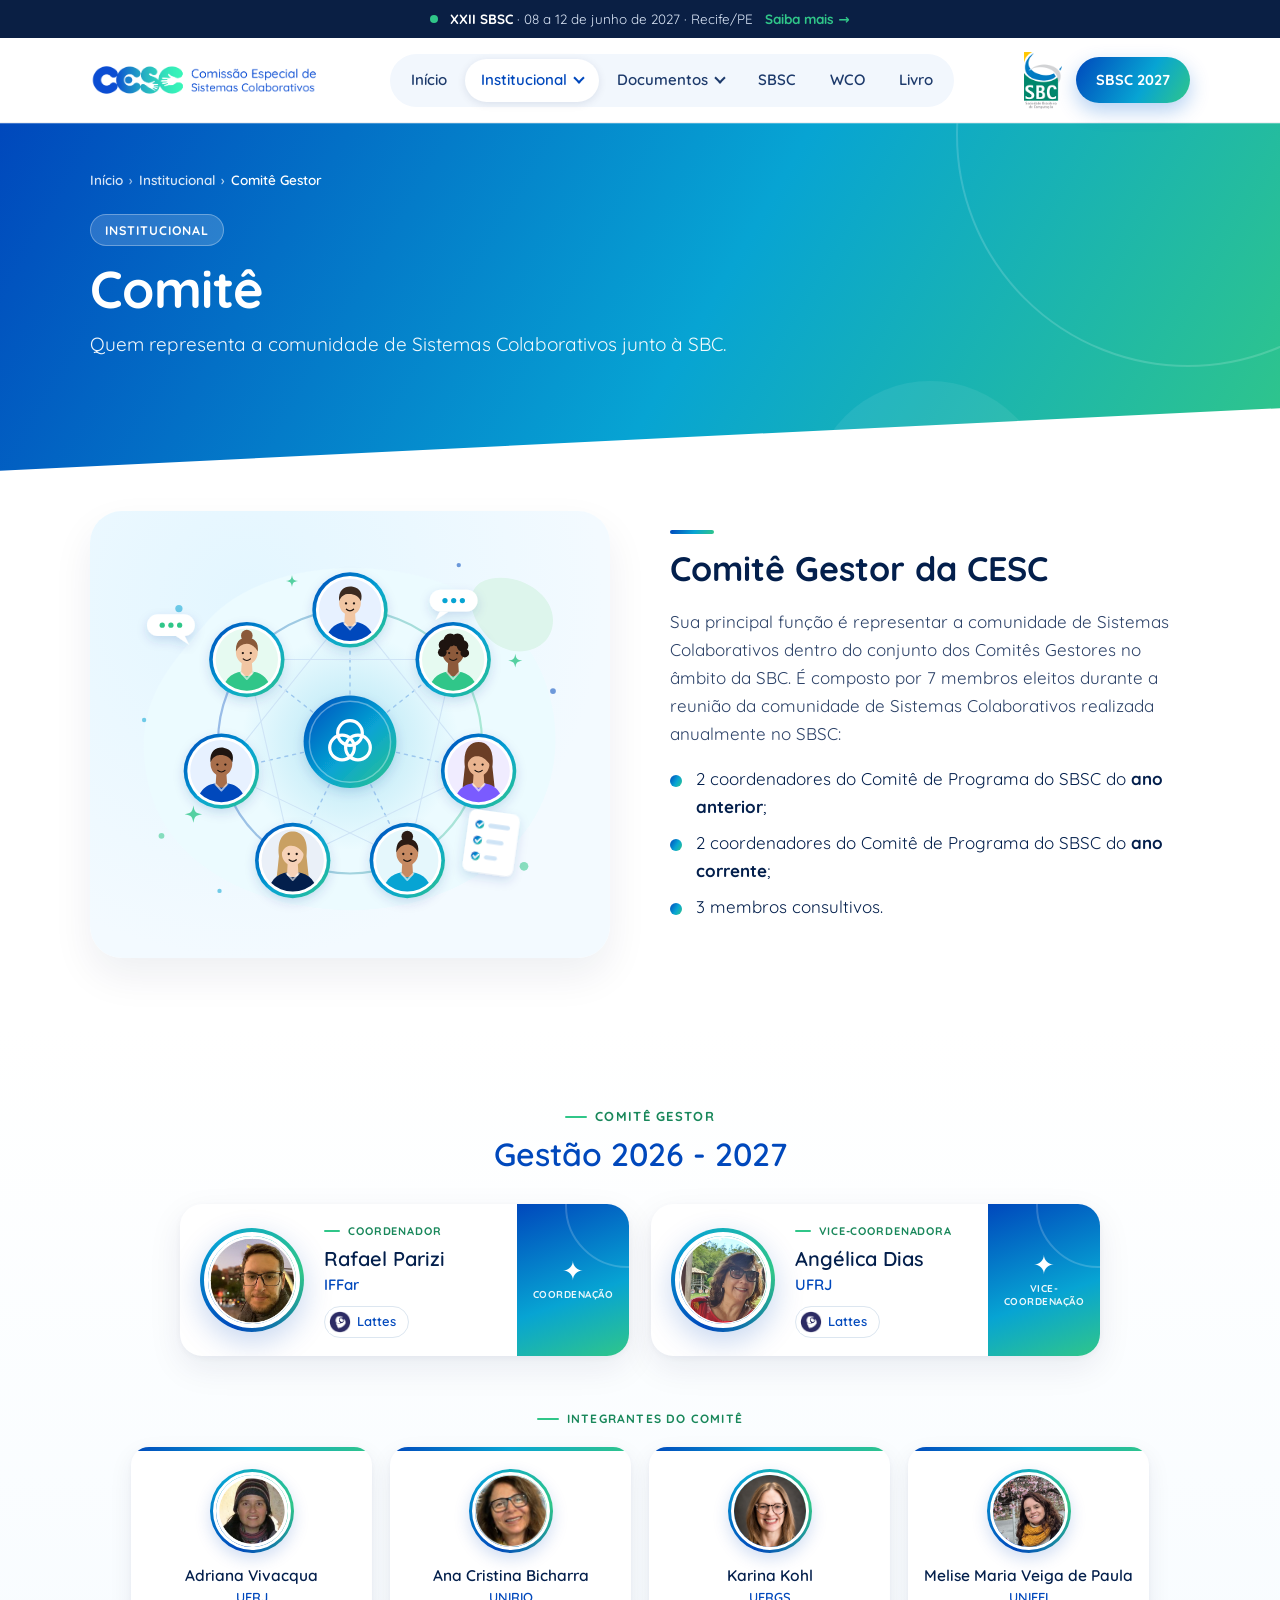
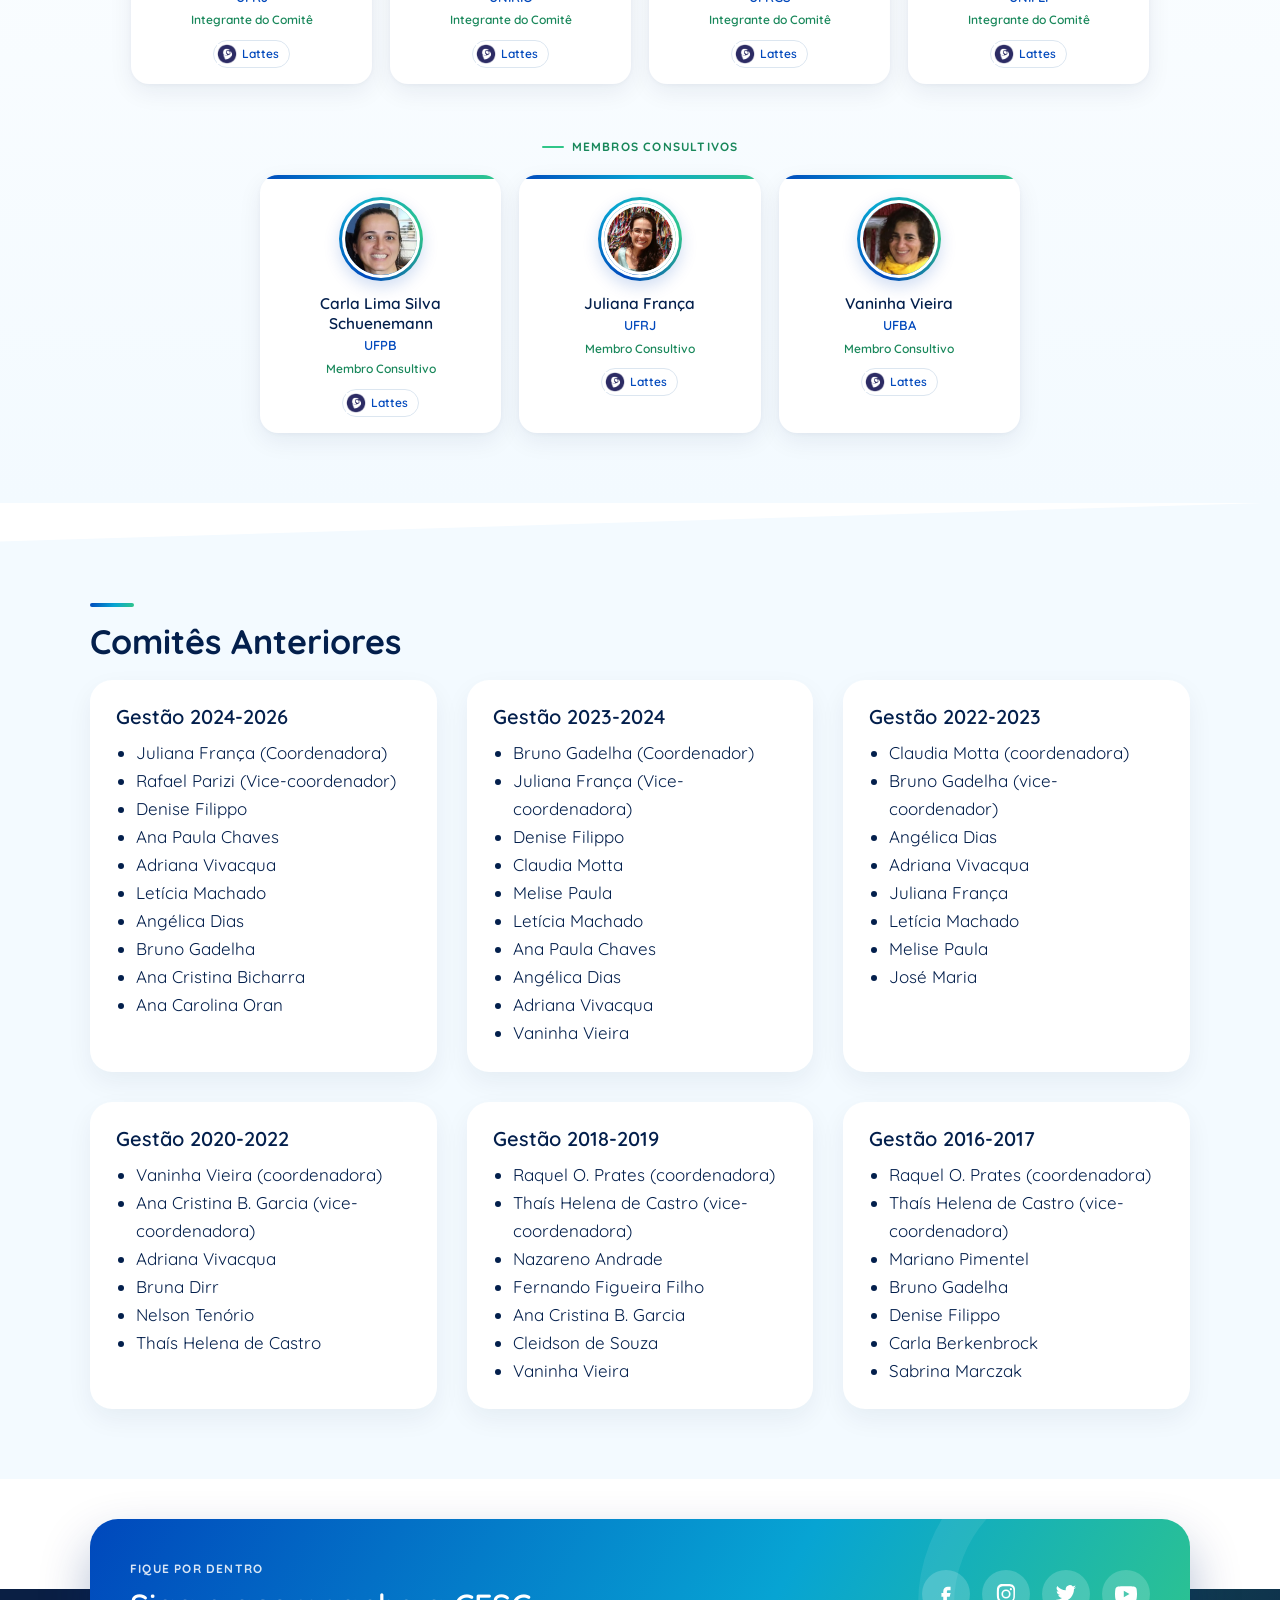
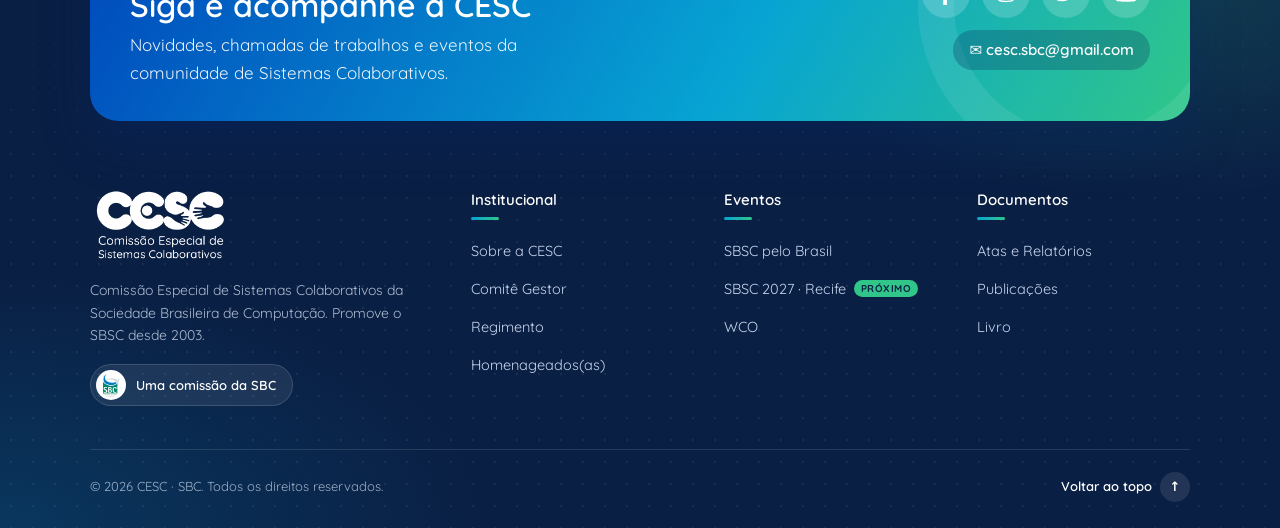
<file: comite.html>
<!DOCTYPE html>
<html lang="pt-BR">
<head>
  <meta charset="UTF-8">
  <meta name="viewport" content="width=device-width, initial-scale=1">
  <title>Comitê – CESC</title>
  <meta name="description" content="Comissão Especial de Sistemas Colaborativos da Sociedade Brasileira de Computação.">
  <link rel="icon" href="img/cropped-favicon-08.png">
  <link rel="preconnect" href="https://fonts.googleapis.com">
  <link rel="preconnect" href="https://fonts.gstatic.com" crossorigin>
  <link href="https://fonts.googleapis.com/css2?family=Quicksand:wght@400;500;600;700&display=swap" rel="stylesheet">
  <link rel="stylesheet" href="css/style.css?v=10">
  <link rel="stylesheet" href="css/v2.css?v=4">
</head>
<body class="v2">
  <a class="anuncio2" href="https://sbsc.sbc.org.br/2027/" target="_blank" rel="noopener">
    <span class="an-ponto" aria-hidden="true"></span>
    <span><b>XXII SBSC</b> · 08 a 12 de junho de 2027 · Recife/PE</span>
    <span class="an-cta">Saiba mais <span aria-hidden="true">→</span></span>
  </a>
  <header class="topo topo2" id="topo">
    <div class="container">
      <a class="logo" href="index.html"><img src="img/logo-09.png" alt="CESC – Comissão Especial de Sistemas Colaborativos" width="300" height="45"></a>
      <nav aria-label="Menu principal">
        <button class="btn-menu" aria-label="Abrir menu" aria-expanded="false"><span></span><span></span><span></span></button>
        <ul class="menu">
          <li><a href="index.html">Início</a></li>
          <li class="tem-sub"><a href="comite.html" class="ativo">Institucional</a>
            <ul class="submenu">
              <li><a href="sobre-a-cesc.html"><b>Sobre a CESC</b><small>História e missão da comissão</small></a></li>
              <li><a href="comite.html" aria-current="page"><b>Comitê Gestor</b><small>Quem coordena a CESC</small></a></li>
              <li><a href="regimento.html"><b>Regimento</b><small>Normas de funcionamento</small></a></li>
              <li><a href="homenageados.html"><b>Homenageados(as)</b><small>Pesquisadoras de destaque</small></a></li>
            </ul></li>
          <li class="tem-sub"><a href="atas-relatorios.html">Documentos</a>
            <ul class="submenu">
              <li><a href="atas-relatorios.html"><b>Atas e Relatórios</b><small>Reuniões e prestação de contas</small></a></li>
              <li><a href="publicacoes.html"><b>Publicações</b><small>Anais e produções da área</small></a></li>
            </ul></li>
          <li><a href="sbsc.html">SBSC</a></li>
          <li><a href="wco.html">WCO</a></li>
          <li><a href="livro.html">Livro</a></li>
          <li class="menu-cta-mobile"><a href="https://sbsc.sbc.org.br/2027/" target="_blank" rel="noopener">SBSC 2027 · Recife ↗</a></li>
        </ul>
      </nav>
      <div class="t2-direita">
        <a class="t2-sbc" href="https://www.sbc.org.br/" target="_blank" rel="noopener" title="Realização: Sociedade Brasileira de Computação"><img src="img/sbc.png" alt="SBC"></a>
        <a class="t2-cta" href="https://sbsc.sbc.org.br/2027/" target="_blank" rel="noopener">SBSC 2027</a>
      </div>
    </div>
  </header>

  <section class="pg-hero">
    <div class="container">
      <ol class="migalhas" aria-label="Você está em"><li><a href="index.html">Início</a></li><li><a href="comite.html">Institucional</a></li><li aria-current="page">Comitê Gestor</li></ol>
      <span class="pg-rotulo">Institucional</span>
      <h1>Comitê</h1>
      <p class="pg-lead">Quem representa a comunidade de Sistemas Colaborativos junto à SBC.</p>
    </div>
  </section>

  <main>
    <section class="section">
      <div class="container bloco">
        <div><img src="img/comite-rede.svg" alt="Ilustração: sete pessoas conectadas em rede em torno de um símbolo de colaboração" width="640" height="540" loading="lazy"></div>
        <div>
          <h2>Comitê Gestor da CESC</h2>
          <p>Sua principal função é representar a comunidade de Sistemas Colaborativos dentro do conjunto dos Comitês Gestores no âmbito da SBC. É composto por 7 membros eleitos durante a reunião da comunidade de Sistemas Colaborativos realizada anualmente no SBSC:</p>
          <ul>
            <li>2 coordenadores do Comitê de Programa do SBSC do <strong>ano anterior</strong>;</li>
            <li>2 coordenadores do Comitê de Programa do SBSC do <strong>ano corrente</strong>;</li>
            <li>3 membros consultivos.</li>
          </ul>
        </div>
      </div>
    </section>

    <section class="section gestao">
      <div class="container">
        <div class="gestao-cabec">
          <span class="rotulo">Comitê Gestor</span>
          <h2>Gestão 2026 - 2027</h2>
        </div>
        <ul class="coordenacao">
          <li class="coord-card">
            <div class="hom-foto"><div class="foto-anel"><img src="img/ft-12.jpg" alt="Foto de Rafael Parizi" loading="lazy"></div></div>
            <div class="hom-texto">
              <span class="rotulo">Coordenador</span>
              <h3>Rafael Parizi</h3>
              <span class="inst">IFFar</span>
              <a class="hom-lattes" href="http://lattes.cnpq.br/1483144999919526" target="_blank" rel="noopener" aria-label="Currículo Lattes de Rafael Parizi"><img src="img/icon-lattes-16.png" alt="">Lattes</a>
            </div>
            <div class="coord-papel" aria-hidden="true"><span class="estrela">✦</span><span class="sigla">Coordenação</span></div>
          </li>
          <li class="coord-card">
            <div class="hom-foto"><div class="foto-anel"><img src="img/ft-ange.png" alt="Foto de Angélica Dias" loading="lazy"></div></div>
            <div class="hom-texto">
              <span class="rotulo">Vice-coordenadora</span>
              <h3>Angélica Dias</h3>
              <span class="inst">UFRJ</span>
              <a class="hom-lattes" href="http://lattes.cnpq.br/8795875378897586" target="_blank" rel="noopener" aria-label="Currículo Lattes de Angélica Dias"><img src="img/icon-lattes-16.png" alt="">Lattes</a>
            </div>
            <div class="coord-papel" aria-hidden="true"><span class="estrela">✦</span><span class="sigla">Vice-<br>coordenação</span></div>
          </li>
        </ul>

        <div class="grupo-titulo"><span class="rotulo">Integrantes do Comitê</span></div>
        <ul class="membros-grid">
          <li class="membro-card">
            <div class="foto-anel"><img src="img/12.png" alt="Foto de Adriana Vivacqua" loading="lazy"></div>
            <h4>Adriana Vivacqua</h4>
            <span class="inst">UFRJ</span>
            <span class="papel">Integrante do Comitê</span>
            <a class="lattes-mini" href="http://lattes.cnpq.br/6494676052801758" target="_blank" rel="noopener" aria-label="Currículo Lattes de Adriana Vivacqua"><img src="img/icon-lattes-16.png" alt="">Lattes</a>
          </li>
          <li class="membro-card">
            <div class="foto-anel"><img src="img/ft-07-150x150-1.jpg" alt="Foto de Ana Cristina Bicharra" loading="lazy"></div>
            <h4>Ana Cristina Bicharra</h4>
            <span class="inst">UNIRIO</span>
            <span class="papel">Integrante do Comitê</span>
            <a class="lattes-mini" href="http://lattes.cnpq.br/4879977915136752" target="_blank" rel="noopener" aria-label="Currículo Lattes de Ana Cristina Bicharra"><img src="img/icon-lattes-16.png" alt="">Lattes</a>
          </li>
          <li class="membro-card">
            <div class="foto-anel"><img src="img/karina-lattes.jpg" alt="Foto de Karina Kohl" loading="lazy"></div>
            <h4>Karina Kohl</h4>
            <span class="inst">UFRGS</span>
            <span class="papel">Integrante do Comitê</span>
            <a class="lattes-mini" href="http://lattes.cnpq.br/1276484076291469" target="_blank" rel="noopener" aria-label="Currículo Lattes de Karina Kohl"><img src="img/icon-lattes-16.png" alt="">Lattes</a>
          </li>
          <li class="membro-card">
            <div class="foto-anel"><img src="img/melise-paula-3.jpg" alt="Foto de Melise Maria Veiga de Paula" loading="lazy"></div>
            <h4>Melise Maria Veiga de Paula</h4>
            <span class="inst">UNIFEI</span>
            <span class="papel">Integrante do Comitê</span>
            <a class="lattes-mini" href="http://lattes.cnpq.br/4124608748192543" target="_blank" rel="noopener" aria-label="Currículo Lattes de Melise Maria Veiga de Paula"><img src="img/icon-lattes-16.png" alt="">Lattes</a>
          </li>
        </ul>

        <div class="grupo-titulo"><span class="rotulo">Membros Consultivos</span></div>
        <ul class="membros-grid tres">
          <li class="membro-card">
            <div class="foto-anel"><img src="img/carlaSilva-lattes.jpg" alt="Foto de Carla Lima Silva Schuenemann" loading="lazy"></div>
            <h4>Carla Lima Silva Schuenemann</h4>
            <span class="inst">UFPB</span>
            <span class="papel">Membro Consultivo</span>
            <a class="lattes-mini" href="http://lattes.cnpq.br/0581226769296441" target="_blank" rel="noopener" aria-label="Currículo Lattes de Carla Lima Silva Schuenemann"><img src="img/icon-lattes-16.png" alt="">Lattes</a>
          </li>
          <li class="membro-card">
            <div class="foto-anel"><img src="img/16.png" alt="Foto de Juliana França" loading="lazy"></div>
            <h4>Juliana França</h4>
            <span class="inst">UFRJ</span>
            <span class="papel">Membro Consultivo</span>
            <a class="lattes-mini" href="http://lattes.cnpq.br/9341068095520817" target="_blank" rel="noopener" aria-label="Currículo Lattes de Juliana França"><img src="img/icon-lattes-16.png" alt="">Lattes</a>
          </li>
          <li class="membro-card">
            <div class="foto-anel"><img src="img/vaninha-lattes.jpg" alt="Foto de Vaninha Vieira" loading="lazy"></div>
            <h4>Vaninha Vieira</h4>
            <span class="inst">UFBA</span>
            <span class="papel">Membro Consultivo</span>
            <a class="lattes-mini" href="http://lattes.cnpq.br/7992586996463223" target="_blank" rel="noopener" aria-label="Currículo Lattes de Vaninha Vieira"><img src="img/icon-lattes-16.png" alt="">Lattes</a>
          </li>
        </ul>
      </div>
    </section>

    <section class="section faixa-clara">
      <div class="container">
        <h2>Comitês Anteriores</h2>
        <div class="anteriores">
          <div><h3>Gestão 2024-2026</h3><ul><li>Juliana França (Coordenadora)</li><li>Rafael Parizi (Vice-coordenador)</li><li>Denise Filippo</li><li>Ana Paula Chaves</li><li>Adriana Vivacqua</li><li>Letícia Machado</li><li>Angélica Dias</li><li>Bruno Gadelha</li><li>Ana Cristina Bicharra</li><li>Ana Carolina Oran</li></ul></div>
          <div><h3>Gestão 2023-2024</h3><ul><li>Bruno Gadelha (Coordenador)</li><li>Juliana França (Vice-coordenadora)</li><li>Denise Filippo</li><li>Claudia Motta</li><li>Melise Paula</li><li>Letícia Machado</li><li>Ana Paula Chaves</li><li>Angélica Dias</li><li>Adriana Vivacqua</li><li>Vaninha Vieira</li></ul></div>
          <div><h3>Gestão 2022-2023</h3><ul><li>Claudia Motta (coordenadora)</li><li>Bruno Gadelha (vice-coordenador)</li><li>Angélica Dias</li><li>Adriana Vivacqua</li><li>Juliana França</li><li>Letícia Machado</li><li>Melise Paula</li><li>José Maria</li></ul></div>
          <div><h3>Gestão 2020-2022</h3><ul><li>Vaninha Vieira (coordenadora)</li><li>Ana Cristina B. Garcia (vice-coordenadora)</li><li>Adriana Vivacqua</li><li>Bruna Dirr</li><li>Nelson Tenório</li><li>Thaís Helena de Castro</li></ul></div>
          <div><h3>Gestão 2018-2019</h3><ul><li>Raquel O. Prates (coordenadora)</li><li>Thaís Helena de Castro (vice-coordenadora)</li><li>Nazareno Andrade</li><li>Fernando Figueira Filho</li><li>Ana Cristina B. Garcia</li><li>Cleidson de Souza</li><li>Vaninha Vieira</li></ul></div>
          <div><h3>Gestão 2016-2017</h3><ul><li>Raquel O. Prates (coordenadora)</li><li>Thaís Helena de Castro (vice-coordenadora)</li><li>Mariano Pimentel</li><li>Bruno Gadelha</li><li>Denise Filippo</li><li>Carla Berkenbrock</li><li>Sabrina Marczak</li></ul></div>
        </div>
      </div>
    </section>
  </main>

  <footer class="rodape2">
    <div class="container">
      <div class="r2-cta">
        <div>
          <span class="r2-rotulo">Fique por dentro</span>
          <h2>Siga e acompanhe a CESC</h2>
          <p>Novidades, chamadas de trabalhos e eventos da comunidade de Sistemas Colaborativos.</p>
        </div>
        <div class="r2-cta-acoes">
          <div class="redes"><a class="r-facebook" href="https://www.facebook.com/CESCSBC" target="_blank" rel="noopener" aria-label="Facebook"><svg viewBox="0 0 24 24"><path d="M14 8h3V4h-3c-2.8 0-5 2.2-5 5v2H7v4h2v9h4v-9h3l1-4h-4V9c0-.6.4-1 1-1z"/></svg></a><a class="r-instagram" href="https://www.instagram.com/sbc_cesc/" target="_blank" rel="noopener" aria-label="Instagram"><svg viewBox="0 0 24 24"><path d="M12 7a5 5 0 1 0 0 10 5 5 0 0 0 0-10zm0 8.2a3.2 3.2 0 1 1 0-6.4 3.2 3.2 0 0 1 0 6.4zM17.3 5.5a1.2 1.2 0 1 0 0 2.4 1.2 1.2 0 0 0 0-2.4zM21.9 7.1c-.1-1.6-.4-3-1.6-4.2S17.6 1.3 16 1.2C14.3 1.1 9.7 1.1 8 1.2c-1.6.1-3 .4-4.2 1.6S2.2 5.5 2.1 7.1C2 8.8 2 13.3 2.1 15c.1 1.6.4 3 1.6 4.2s2.6 1.5 4.2 1.6c1.7.1 6.3.1 8 0 1.6-.1 3-.4 4.2-1.6s1.5-2.6 1.6-4.2c.1-1.7.1-6.2.1-7.9zm-2.2 10a3.2 3.2 0 0 1-1.8 1.8c-1.3.5-4.3.4-5.7.4s-4.4.1-5.7-.4A3.2 3.2 0 0 1 4.7 17c-.5-1.3-.4-4.3-.4-5.7s-.1-4.4.4-5.7A3.2 3.2 0 0 1 6.5 4c1.3-.5 4.3-.4 5.7-.4s4.4-.1 5.7.4a3.2 3.2 0 0 1 1.8 1.8c.5 1.3.4 4.3.4 5.7s.1 4.4-.4 5.7z"/></svg></a><a class="r-twitter" href="https://twitter.com/sbc_cesc" target="_blank" rel="noopener" aria-label="Twitter"><svg viewBox="0 0 24 24"><path d="M23 4.6c-.8.4-1.7.6-2.6.7.9-.6 1.6-1.4 2-2.5-.9.5-1.9.9-2.9 1.1a4.5 4.5 0 0 0-7.7 4.1C8 7.8 4.7 6 2.5 3.3a4.5 4.5 0 0 0 1.4 6c-.7 0-1.4-.2-2-.6 0 2.2 1.5 4 3.6 4.4-.7.2-1.4.2-2 .1.6 1.8 2.3 3.1 4.2 3.1A9 9 0 0 1 1 18.2 12.8 12.8 0 0 0 7.9 20c8.3 0 12.8-6.9 12.8-12.8v-.6c.9-.6 1.7-1.4 2.3-2z"/></svg></a><a class="r-youtube" href="https://www.youtube.com/@cescsbc9129" target="_blank" rel="noopener" aria-label="YouTube"><svg viewBox="0 0 24 24"><path d="M23.5 6.2a3 3 0 0 0-2.1-2.1C19.5 3.6 12 3.6 12 3.6s-7.5 0-9.4.5A3 3 0 0 0 .5 6.2 31 31 0 0 0 0 12a31 31 0 0 0 .5 5.8 3 3 0 0 0 2.1 2.1c1.9.5 9.4.5 9.4.5s7.5 0 9.4-.5a3 3 0 0 0 2.1-2.1A31 31 0 0 0 24 12a31 31 0 0 0-.5-5.8zM9.6 15.6V8.4L15.8 12l-6.2 3.6z"/></svg></a></div>
          <a class="r2-email" href="mailto:cesc.sbc@gmail.com"><span aria-hidden="true">✉</span> cesc.sbc@gmail.com</a>
        </div>
      </div>

      <div class="r2-grid">
        <div class="r2-marca">
          <img src="img/logos-cesc-branca.png" alt="CESC – Comissão Especial de Sistemas Colaborativos">
          <p>Comissão Especial de Sistemas Colaborativos da Sociedade Brasileira de Computação. Promove o SBSC desde 2003.</p>
          <a class="r2-sbc" href="https://www.sbc.org.br/" target="_blank" rel="noopener"><img src="img/sbc.png" alt="">Uma comissão da SBC</a>
        </div>
        <nav class="r2-col" aria-label="Institucional">
          <h3>Institucional</h3>
          <ul>
            <li><a href="sobre-a-cesc.html">Sobre a CESC</a></li>
            <li><a href="comite.html">Comitê Gestor</a></li>
            <li><a href="regimento.html">Regimento</a></li>
            <li><a href="homenageados.html">Homenageados(as)</a></li>
          </ul>
        </nav>
        <nav class="r2-col" aria-label="Eventos">
          <h3>Eventos</h3>
          <ul>
            <li><a href="sbsc.html">SBSC pelo Brasil</a></li>
            <li><a href="https://sbsc.sbc.org.br/2027/" target="_blank" rel="noopener">SBSC 2027 · Recife <span class="r2-novo">próximo</span></a></li>
            <li><a href="wco.html">WCO</a></li>
          </ul>
        </nav>
        <nav class="r2-col" aria-label="Documentos">
          <h3>Documentos</h3>
          <ul>
            <li><a href="atas-relatorios.html">Atas e Relatórios</a></li>
            <li><a href="publicacoes.html">Publicações</a></li>
            <li><a href="livro.html">Livro</a></li>
          </ul>
        </nav>
      </div>

      <div class="r2-base">
        <p>© <span class="ano-atual">2026</span> CESC · SBC. Todos os direitos reservados.</p>
        <a class="r2-topo" href="#topo">Voltar ao topo <span aria-hidden="true">↑</span></a>
      </div>
    </div>
  </footer>

  <script src="js/main.js?v=2"></script>
</body>
</html>
</file>
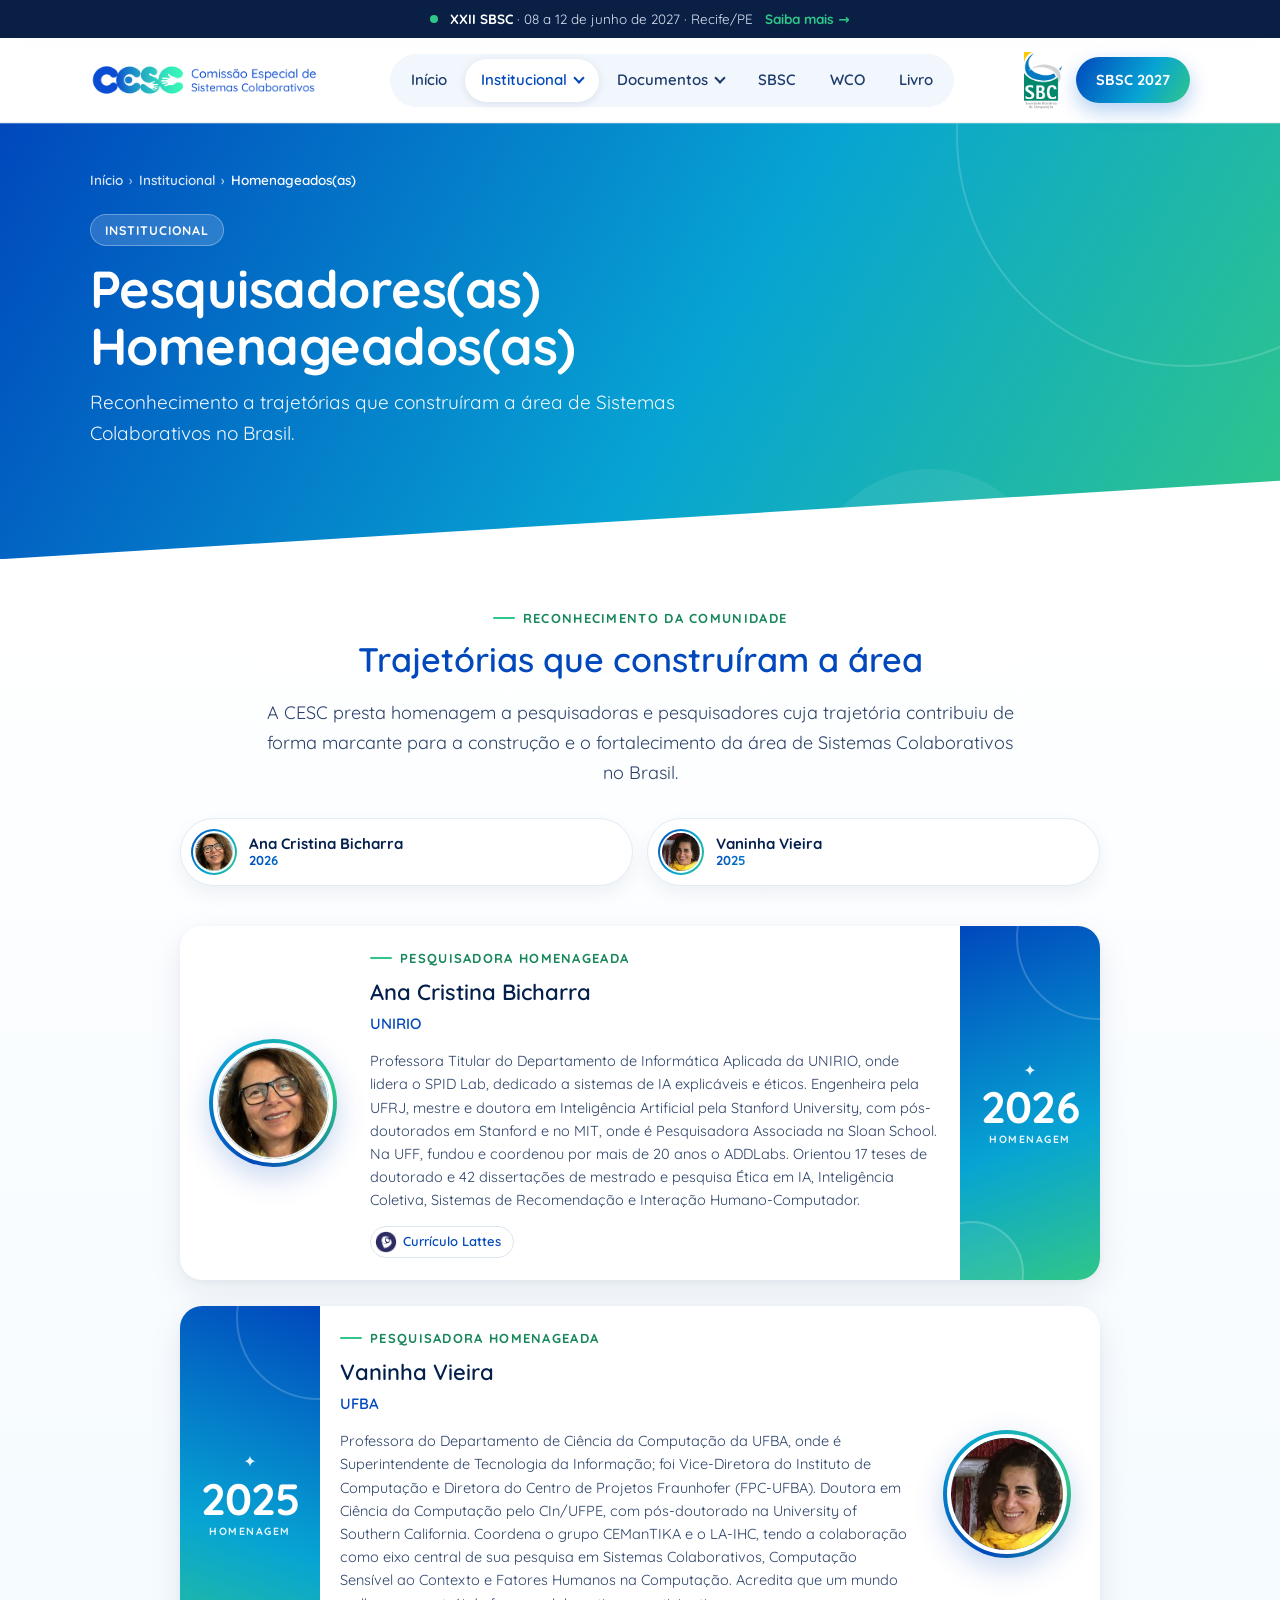
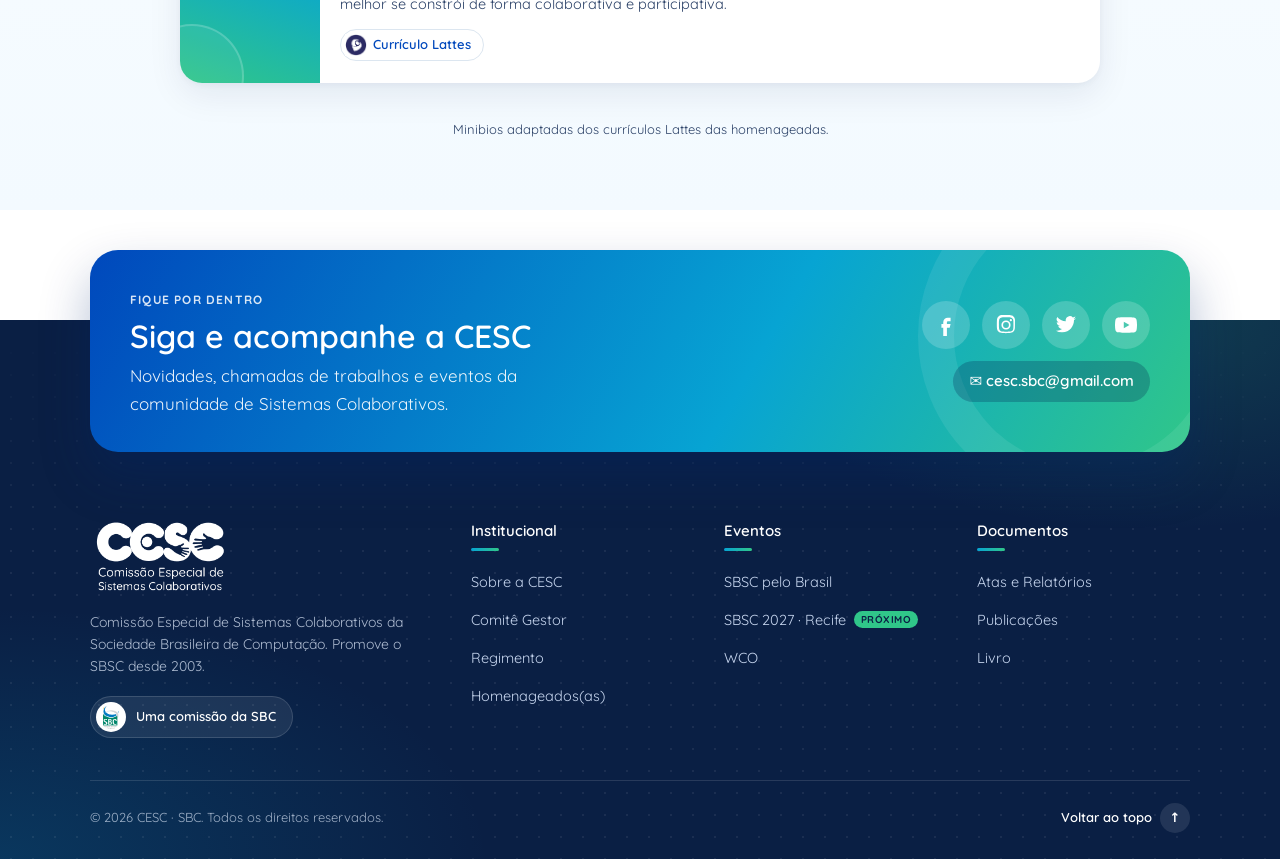
<file: homenageados.html>
<!DOCTYPE html>
<html lang="pt-BR">
<head>
  <meta charset="UTF-8">
  <meta name="viewport" content="width=device-width, initial-scale=1">
  <title>Pesquisadores(as) Homenageados(as) – CESC</title>
  <meta name="description" content="Pesquisadoras e pesquisadores homenageados pela Comissão Especial de Sistemas Colaborativos (CESC/SBC).">
  <link rel="icon" href="img/cropped-favicon-08.png">
  <link rel="preconnect" href="https://fonts.googleapis.com">
  <link rel="preconnect" href="https://fonts.gstatic.com" crossorigin>
  <link href="https://fonts.googleapis.com/css2?family=Quicksand:wght@400;500;600;700&display=swap" rel="stylesheet">
  <link rel="stylesheet" href="css/style.css?v=10">
  <link rel="stylesheet" href="css/v2.css?v=4">
</head>
<body class="v2">
  <a class="anuncio2" href="https://sbsc.sbc.org.br/2027/" target="_blank" rel="noopener">
    <span class="an-ponto" aria-hidden="true"></span>
    <span><b>XXII SBSC</b> · 08 a 12 de junho de 2027 · Recife/PE</span>
    <span class="an-cta">Saiba mais <span aria-hidden="true">→</span></span>
  </a>
  <header class="topo topo2" id="topo">
    <div class="container">
      <a class="logo" href="index.html"><img src="img/logo-09.png" alt="CESC – Comissão Especial de Sistemas Colaborativos" width="300" height="45"></a>
      <nav aria-label="Menu principal">
        <button class="btn-menu" aria-label="Abrir menu" aria-expanded="false"><span></span><span></span><span></span></button>
        <ul class="menu">
          <li><a href="index.html">Início</a></li>
          <li class="tem-sub"><a href="comite.html" class="ativo">Institucional</a>
            <ul class="submenu">
              <li><a href="sobre-a-cesc.html"><b>Sobre a CESC</b><small>História e missão da comissão</small></a></li>
              <li><a href="comite.html"><b>Comitê Gestor</b><small>Quem coordena a CESC</small></a></li>
              <li><a href="regimento.html"><b>Regimento</b><small>Normas de funcionamento</small></a></li>
              <li><a href="homenageados.html" aria-current="page"><b>Homenageados(as)</b><small>Pesquisadoras de destaque</small></a></li>
            </ul></li>
          <li class="tem-sub"><a href="atas-relatorios.html">Documentos</a>
            <ul class="submenu">
              <li><a href="atas-relatorios.html"><b>Atas e Relatórios</b><small>Reuniões e prestação de contas</small></a></li>
              <li><a href="publicacoes.html"><b>Publicações</b><small>Anais e produções da área</small></a></li>
            </ul></li>
          <li><a href="sbsc.html">SBSC</a></li>
          <li><a href="wco.html">WCO</a></li>
          <li><a href="livro.html">Livro</a></li>
          <li class="menu-cta-mobile"><a href="https://sbsc.sbc.org.br/2027/" target="_blank" rel="noopener">SBSC 2027 · Recife ↗</a></li>
        </ul>
      </nav>
      <div class="t2-direita">
        <a class="t2-sbc" href="https://www.sbc.org.br/" target="_blank" rel="noopener" title="Realização: Sociedade Brasileira de Computação"><img src="img/sbc.png" alt="SBC"></a>
        <a class="t2-cta" href="https://sbsc.sbc.org.br/2027/" target="_blank" rel="noopener">SBSC 2027</a>
      </div>
    </div>
  </header>

  <section class="pg-hero">
    <div class="container">
      <ol class="migalhas" aria-label="Você está em"><li><a href="index.html">Início</a></li><li><a href="comite.html">Institucional</a></li><li aria-current="page">Homenageados(as)</li></ol>
      <span class="pg-rotulo">Institucional</span>
      <h1>Pesquisadores(as) Homenageados(as)</h1>
      <p class="pg-lead">Reconhecimento a trajetórias que construíram a área de Sistemas Colaborativos no Brasil.</p>
    </div>
  </section>

  <main>
    <section class="section homenagem">
      <div class="container">
        <div class="homenagem-intro">
          <span class="rotulo">Reconhecimento da comunidade</span>
          <h2>Trajetórias que construíram a área</h2>
          <p>A CESC presta homenagem a pesquisadoras e pesquisadores cuja trajetória contribuiu de forma marcante para a construção e o fortalecimento da área de Sistemas Colaborativos no Brasil.</p>
        </div>
        <nav class="hom-atalhos" aria-label="Ir direto para um(a) homenageado(a)">
          <ul>
            <li><a href="#ana-cristina-bicharra"><span class="ha-foto"><img src="img/ft-07-150x150-1.jpg" alt=""></span><span class="ha-txt"><b>Ana Cristina Bicharra</b><small>2026</small></span></a></li>
            <li><a href="#vaninha-vieira"><span class="ha-foto"><img src="img/vaninha-lattes.jpg" alt=""></span><span class="ha-txt"><b>Vaninha Vieira</b><small>2025</small></span></a></li>
          </ul>
        </nav>
        <ol class="homenageados" reversed>
          <li class="homenageado" id="ana-cristina-bicharra">
            <div class="hom-foto"><div class="foto-anel"><img src="img/ft-07-150x150-1.jpg" alt="Foto de Ana Cristina Bicharra" loading="lazy"></div></div>
            <div class="hom-texto">
              <span class="rotulo">Pesquisadora homenageada</span>
              <h3>Ana Cristina Bicharra</h3>
              <span class="inst">UNIRIO</span>
              <p class="hom-bio">Professora Titular do Departamento de Informática Aplicada da UNIRIO, onde lidera o SPID Lab, dedicado a sistemas de IA explicáveis e éticos. Engenheira pela UFRJ, mestre e doutora em Inteligência Artificial pela Stanford University, com pós-doutorados em Stanford e no MIT, onde é Pesquisadora Associada na Sloan School. Na UFF, fundou e coordenou por mais de 20 anos o ADDLabs. Orientou 17 teses de doutorado e 42 dissertações de mestrado e pesquisa Ética em IA, Inteligência Coletiva, Sistemas de Recomendação e Interação Humano-Computador.</p>
              <a class="hom-lattes" href="http://lattes.cnpq.br/4879977915136752" target="_blank" rel="noopener"><img src="img/icon-lattes-16.png" alt="">Currículo Lattes</a>
            </div>
            <div class="hom-ano" aria-label="Homenagem de 2026"><span class="estrela" aria-hidden="true">✦</span><span class="ano">2026</span><span class="legenda">Homenagem</span></div>
          </li>
          <li class="homenageado" id="vaninha-vieira">
            <div class="hom-foto"><div class="foto-anel"><img src="img/vaninha-lattes.jpg" alt="Foto de Vaninha Vieira" loading="lazy"></div></div>
            <div class="hom-texto">
              <span class="rotulo">Pesquisadora homenageada</span>
              <h3>Vaninha Vieira</h3>
              <span class="inst">UFBA</span>
              <p class="hom-bio">Professora do Departamento de Ciência da Computação da UFBA, onde é Superintendente de Tecnologia da Informação; foi Vice-Diretora do Instituto de Computação e Diretora do Centro de Projetos Fraunhofer (FPC-UFBA). Doutora em Ciência da Computação pelo CIn/UFPE, com pós-doutorado na University of Southern California. Coordena o grupo CEManTIKA e o LA-IHC, tendo a colaboração como eixo central de sua pesquisa em Sistemas Colaborativos, Computação Sensível ao Contexto e Fatores Humanos na Computação. Acredita que um mundo melhor se constrói de forma colaborativa e participativa.</p>
              <a class="hom-lattes" href="http://lattes.cnpq.br/7992586996463223" target="_blank" rel="noopener"><img src="img/icon-lattes-16.png" alt="">Currículo Lattes</a>
            </div>
            <div class="hom-ano" aria-label="Homenagem de 2025"><span class="estrela" aria-hidden="true">✦</span><span class="ano">2025</span><span class="legenda">Homenagem</span></div>
          </li>
        </ol>
        <p class="hom-fonte">Minibios adaptadas dos currículos Lattes das homenageadas.</p>
      </div>
    </section>
  </main>

  <footer class="rodape2">
    <div class="container">
      <div class="r2-cta">
        <div>
          <span class="r2-rotulo">Fique por dentro</span>
          <h2>Siga e acompanhe a CESC</h2>
          <p>Novidades, chamadas de trabalhos e eventos da comunidade de Sistemas Colaborativos.</p>
        </div>
        <div class="r2-cta-acoes">
          <div class="redes"><a class="r-facebook" href="https://www.facebook.com/CESCSBC" target="_blank" rel="noopener" aria-label="Facebook"><svg viewBox="0 0 24 24"><path d="M14 8h3V4h-3c-2.8 0-5 2.2-5 5v2H7v4h2v9h4v-9h3l1-4h-4V9c0-.6.4-1 1-1z"/></svg></a><a class="r-instagram" href="https://www.instagram.com/sbc_cesc/" target="_blank" rel="noopener" aria-label="Instagram"><svg viewBox="0 0 24 24"><path d="M12 7a5 5 0 1 0 0 10 5 5 0 0 0 0-10zm0 8.2a3.2 3.2 0 1 1 0-6.4 3.2 3.2 0 0 1 0 6.4zM17.3 5.5a1.2 1.2 0 1 0 0 2.4 1.2 1.2 0 0 0 0-2.4zM21.9 7.1c-.1-1.6-.4-3-1.6-4.2S17.6 1.3 16 1.2C14.3 1.1 9.7 1.1 8 1.2c-1.6.1-3 .4-4.2 1.6S2.2 5.5 2.1 7.1C2 8.8 2 13.3 2.1 15c.1 1.6.4 3 1.6 4.2s2.6 1.5 4.2 1.6c1.7.1 6.3.1 8 0 1.6-.1 3-.4 4.2-1.6s1.5-2.6 1.6-4.2c.1-1.7.1-6.2.1-7.9zm-2.2 10a3.2 3.2 0 0 1-1.8 1.8c-1.3.5-4.3.4-5.7.4s-4.4.1-5.7-.4A3.2 3.2 0 0 1 4.7 17c-.5-1.3-.4-4.3-.4-5.7s-.1-4.4.4-5.7A3.2 3.2 0 0 1 6.5 4c1.3-.5 4.3-.4 5.7-.4s4.4-.1 5.7.4a3.2 3.2 0 0 1 1.8 1.8c.5 1.3.4 4.3.4 5.7s.1 4.4-.4 5.7z"/></svg></a><a class="r-twitter" href="https://twitter.com/sbc_cesc" target="_blank" rel="noopener" aria-label="Twitter"><svg viewBox="0 0 24 24"><path d="M23 4.6c-.8.4-1.7.6-2.6.7.9-.6 1.6-1.4 2-2.5-.9.5-1.9.9-2.9 1.1a4.5 4.5 0 0 0-7.7 4.1C8 7.8 4.7 6 2.5 3.3a4.5 4.5 0 0 0 1.4 6c-.7 0-1.4-.2-2-.6 0 2.2 1.5 4 3.6 4.4-.7.2-1.4.2-2 .1.6 1.8 2.3 3.1 4.2 3.1A9 9 0 0 1 1 18.2 12.8 12.8 0 0 0 7.9 20c8.3 0 12.8-6.9 12.8-12.8v-.6c.9-.6 1.7-1.4 2.3-2z"/></svg></a><a class="r-youtube" href="https://www.youtube.com/@cescsbc9129" target="_blank" rel="noopener" aria-label="YouTube"><svg viewBox="0 0 24 24"><path d="M23.5 6.2a3 3 0 0 0-2.1-2.1C19.5 3.6 12 3.6 12 3.6s-7.5 0-9.4.5A3 3 0 0 0 .5 6.2 31 31 0 0 0 0 12a31 31 0 0 0 .5 5.8 3 3 0 0 0 2.1 2.1c1.9.5 9.4.5 9.4.5s7.5 0 9.4-.5a3 3 0 0 0 2.1-2.1A31 31 0 0 0 24 12a31 31 0 0 0-.5-5.8zM9.6 15.6V8.4L15.8 12l-6.2 3.6z"/></svg></a></div>
          <a class="r2-email" href="mailto:cesc.sbc@gmail.com"><span aria-hidden="true">✉</span> cesc.sbc@gmail.com</a>
        </div>
      </div>

      <div class="r2-grid">
        <div class="r2-marca">
          <img src="img/logos-cesc-branca.png" alt="CESC – Comissão Especial de Sistemas Colaborativos">
          <p>Comissão Especial de Sistemas Colaborativos da Sociedade Brasileira de Computação. Promove o SBSC desde 2003.</p>
          <a class="r2-sbc" href="https://www.sbc.org.br/" target="_blank" rel="noopener"><img src="img/sbc.png" alt="">Uma comissão da SBC</a>
        </div>
        <nav class="r2-col" aria-label="Institucional">
          <h3>Institucional</h3>
          <ul>
            <li><a href="sobre-a-cesc.html">Sobre a CESC</a></li>
            <li><a href="comite.html">Comitê Gestor</a></li>
            <li><a href="regimento.html">Regimento</a></li>
            <li><a href="homenageados.html">Homenageados(as)</a></li>
          </ul>
        </nav>
        <nav class="r2-col" aria-label="Eventos">
          <h3>Eventos</h3>
          <ul>
            <li><a href="sbsc.html">SBSC pelo Brasil</a></li>
            <li><a href="https://sbsc.sbc.org.br/2027/" target="_blank" rel="noopener">SBSC 2027 · Recife <span class="r2-novo">próximo</span></a></li>
            <li><a href="wco.html">WCO</a></li>
          </ul>
        </nav>
        <nav class="r2-col" aria-label="Documentos">
          <h3>Documentos</h3>
          <ul>
            <li><a href="atas-relatorios.html">Atas e Relatórios</a></li>
            <li><a href="publicacoes.html">Publicações</a></li>
            <li><a href="livro.html">Livro</a></li>
          </ul>
        </nav>
      </div>

      <div class="r2-base">
        <p>© <span class="ano-atual">2026</span> CESC · SBC. Todos os direitos reservados.</p>
        <a class="r2-topo" href="#topo">Voltar ao topo <span aria-hidden="true">↑</span></a>
      </div>
    </div>
  </footer>

  <script src="js/main.js?v=2"></script>
</body>
</html>
</file>
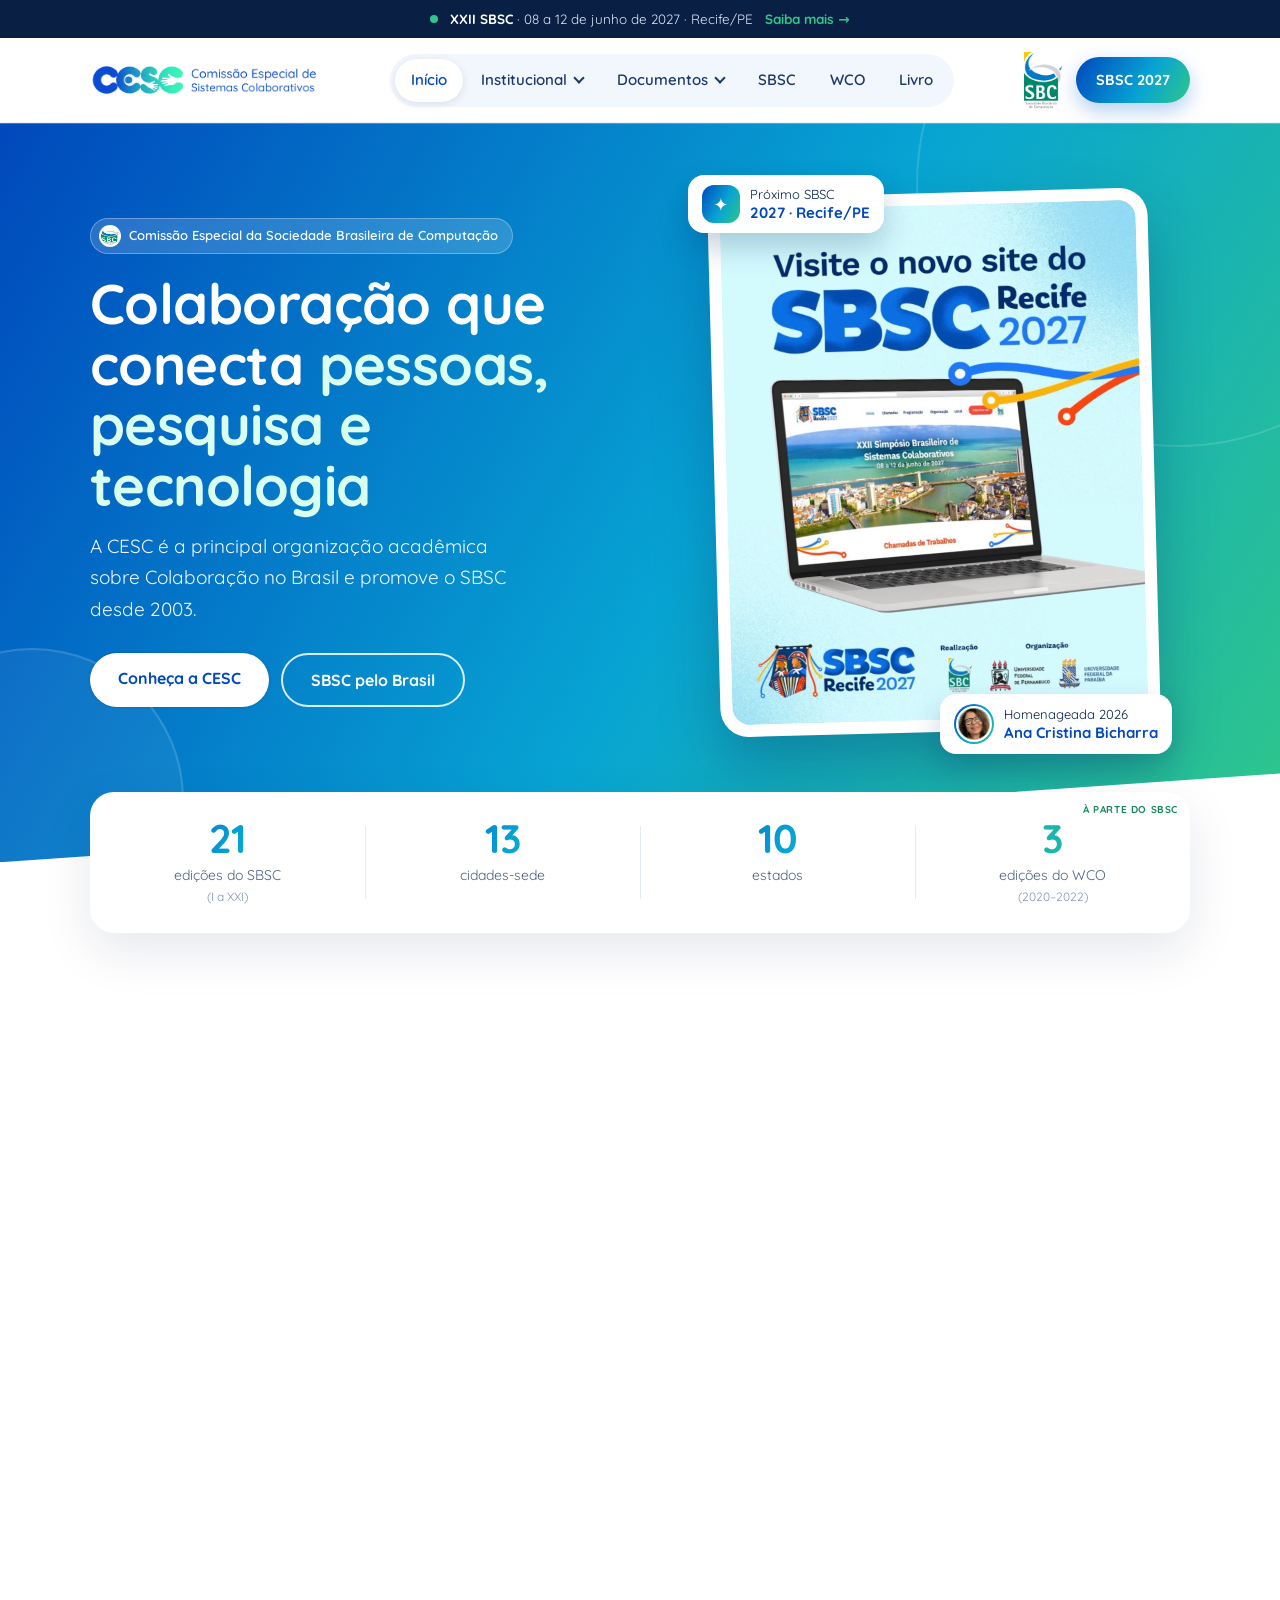
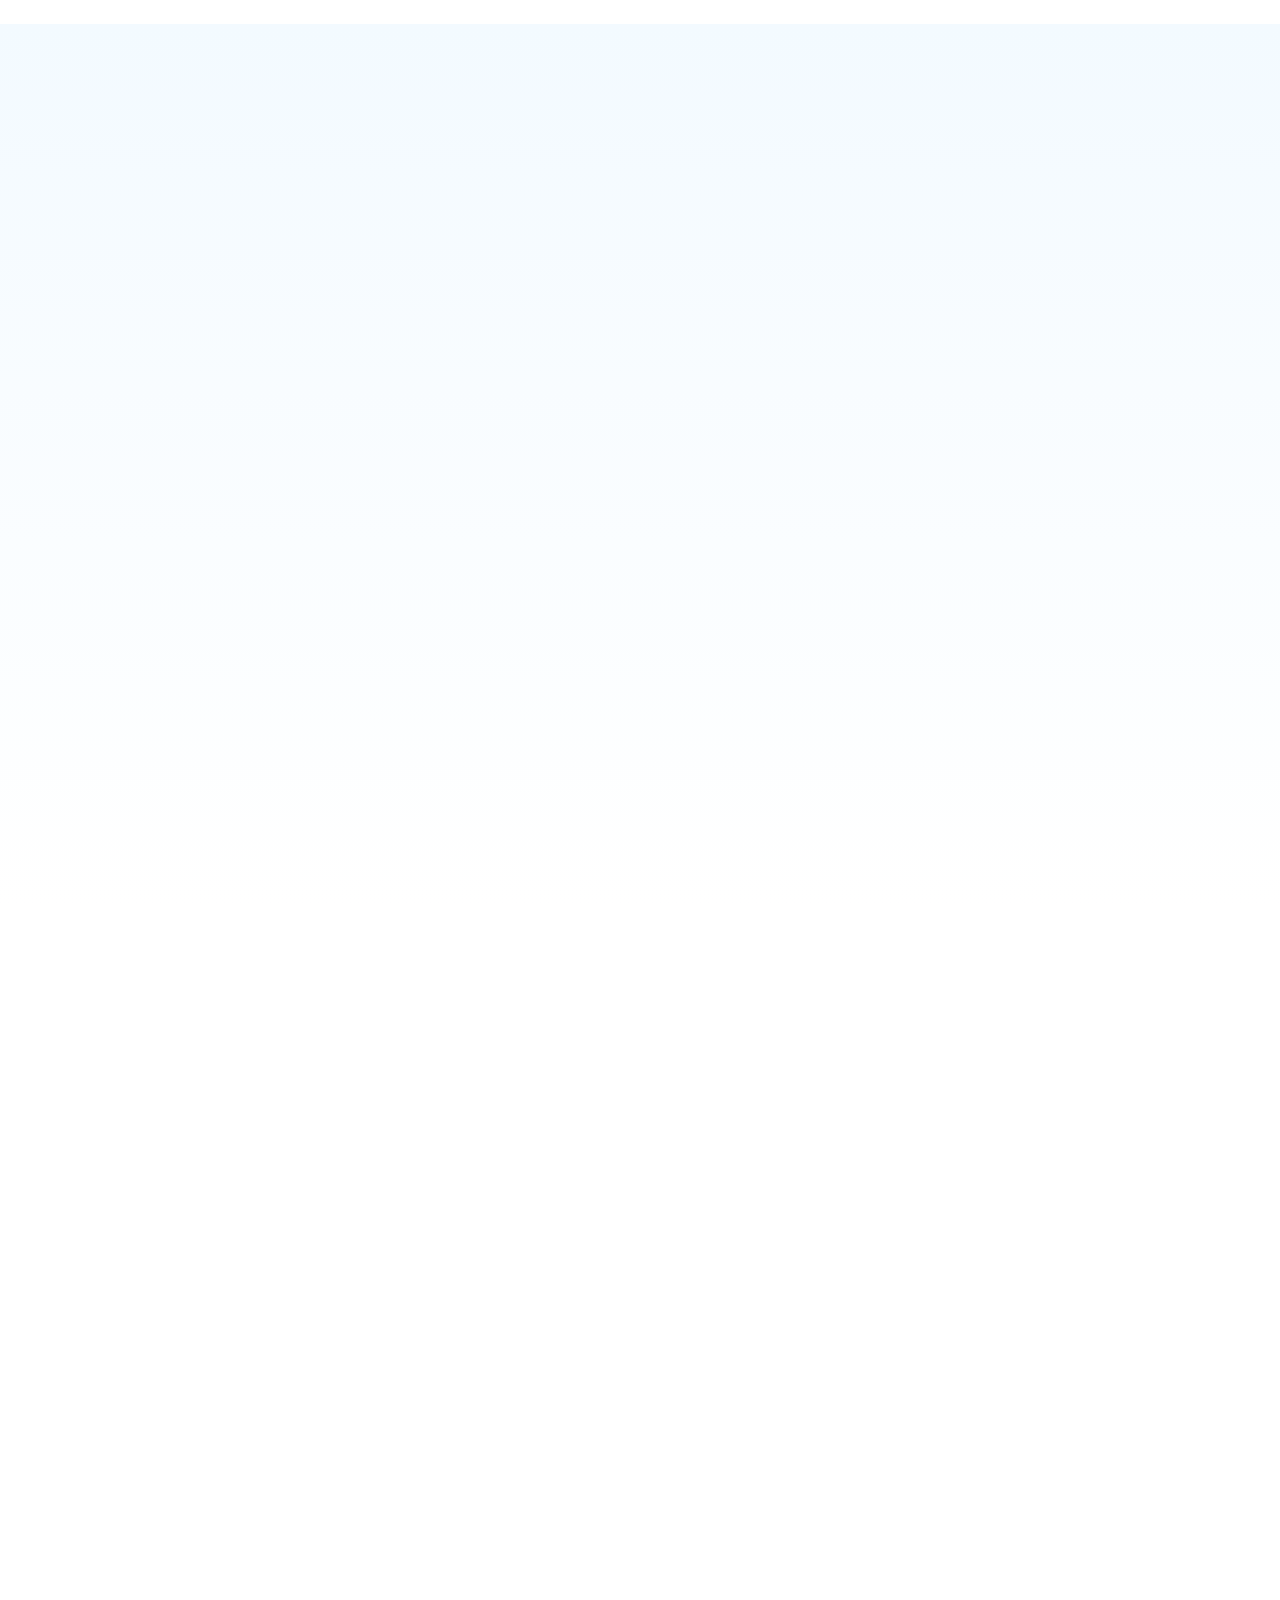
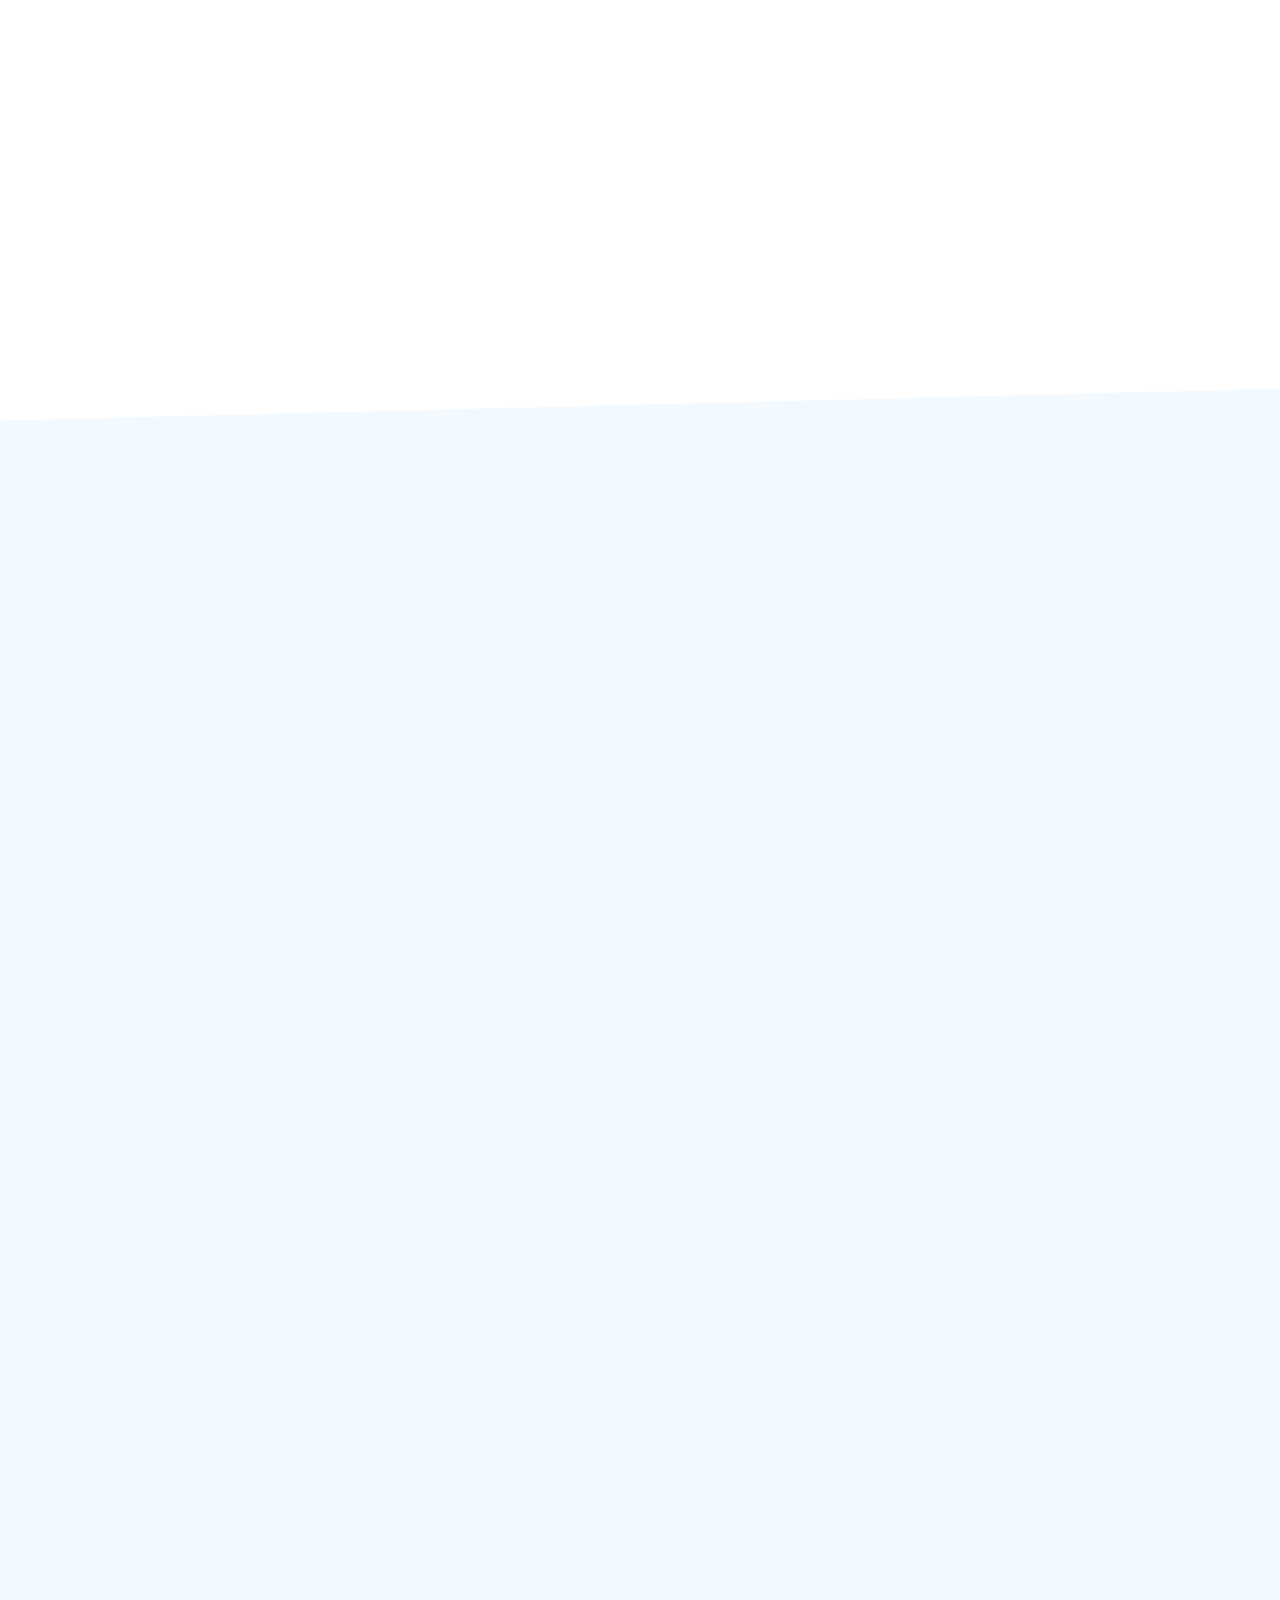
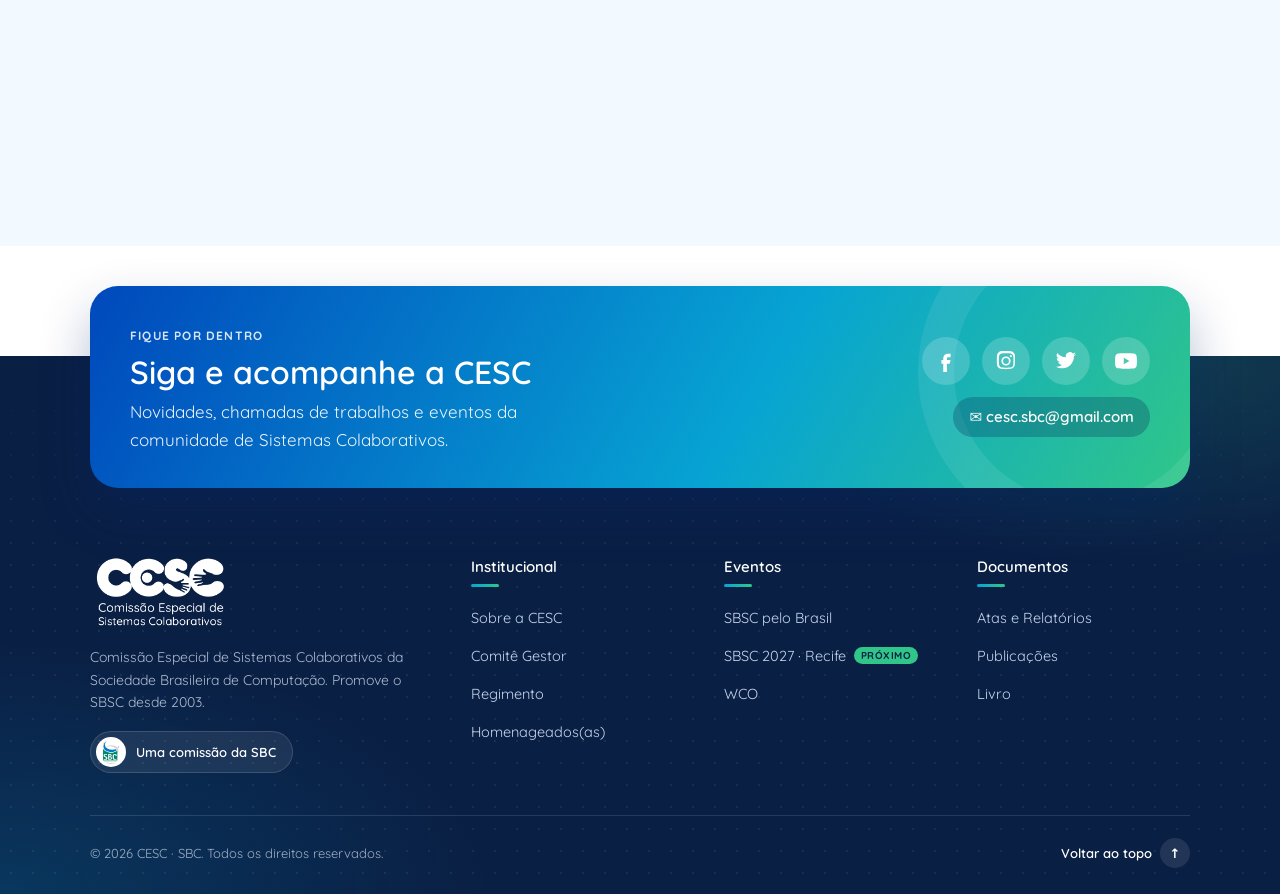
<file: index-v2.html>
<!DOCTYPE html>
<html lang="pt-BR">
<head>
  <meta charset="UTF-8">
  <title>CESC – Comissão Especial de Sistemas Colaborativos</title>
  <meta http-equiv="refresh" content="0; url=index.html">
  <link rel="canonical" href="index.html">
</head>
<body><p>A página inicial mudou de endereço: <a href="index.html">ir para a página inicial</a>.</p></body>
</html>
</file>
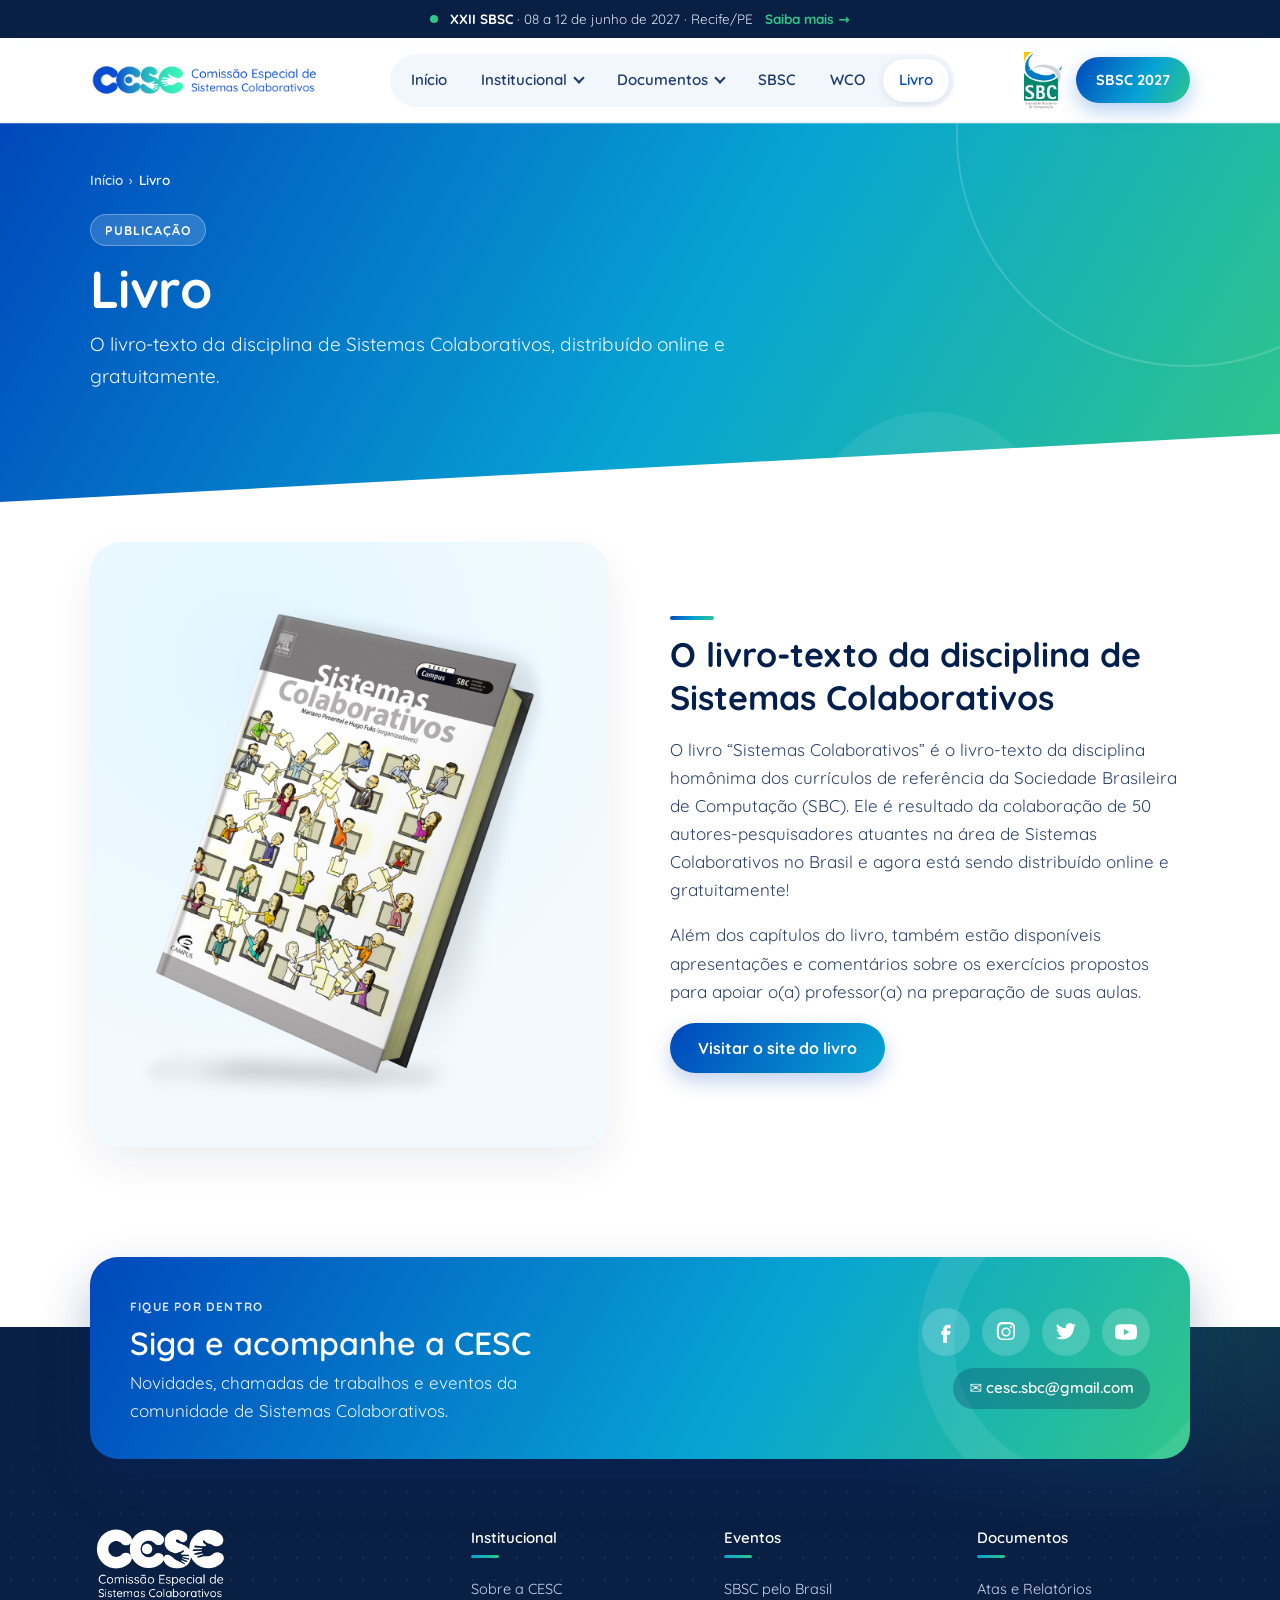
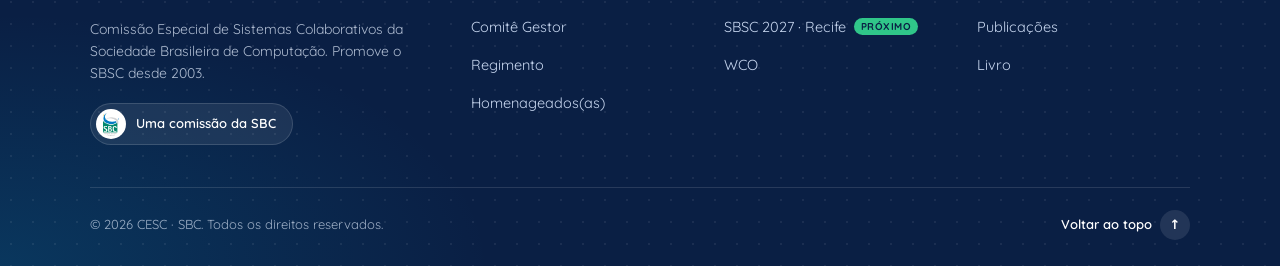
<file: livro.html>
<!DOCTYPE html>
<html lang="pt-BR">
<head>
  <meta charset="UTF-8">
  <meta name="viewport" content="width=device-width, initial-scale=1">
  <title>Livro – CESC</title>
  <meta name="description" content="Comissão Especial de Sistemas Colaborativos da Sociedade Brasileira de Computação.">
  <link rel="icon" href="img/cropped-favicon-08.png">
  <link rel="preconnect" href="https://fonts.googleapis.com">
  <link rel="preconnect" href="https://fonts.gstatic.com" crossorigin>
  <link href="https://fonts.googleapis.com/css2?family=Quicksand:wght@400;500;600;700&display=swap" rel="stylesheet">
  <link rel="stylesheet" href="css/style.css?v=10">
  <link rel="stylesheet" href="css/v2.css?v=4">
</head>
<body class="v2">
  <a class="anuncio2" href="https://sbsc.sbc.org.br/2027/" target="_blank" rel="noopener">
    <span class="an-ponto" aria-hidden="true"></span>
    <span><b>XXII SBSC</b> · 08 a 12 de junho de 2027 · Recife/PE</span>
    <span class="an-cta">Saiba mais <span aria-hidden="true">→</span></span>
  </a>
  <header class="topo topo2" id="topo">
    <div class="container">
      <a class="logo" href="index.html"><img src="img/logo-09.png" alt="CESC – Comissão Especial de Sistemas Colaborativos" width="300" height="45"></a>
      <nav aria-label="Menu principal">
        <button class="btn-menu" aria-label="Abrir menu" aria-expanded="false"><span></span><span></span><span></span></button>
        <ul class="menu">
          <li><a href="index.html">Início</a></li>
          <li class="tem-sub"><a href="comite.html">Institucional</a>
            <ul class="submenu">
              <li><a href="sobre-a-cesc.html"><b>Sobre a CESC</b><small>História e missão da comissão</small></a></li>
              <li><a href="comite.html"><b>Comitê Gestor</b><small>Quem coordena a CESC</small></a></li>
              <li><a href="regimento.html"><b>Regimento</b><small>Normas de funcionamento</small></a></li>
              <li><a href="homenageados.html"><b>Homenageados(as)</b><small>Pesquisadoras de destaque</small></a></li>
            </ul></li>
          <li class="tem-sub"><a href="atas-relatorios.html">Documentos</a>
            <ul class="submenu">
              <li><a href="atas-relatorios.html"><b>Atas e Relatórios</b><small>Reuniões e prestação de contas</small></a></li>
              <li><a href="publicacoes.html"><b>Publicações</b><small>Anais e produções da área</small></a></li>
            </ul></li>
          <li><a href="sbsc.html">SBSC</a></li>
          <li><a href="wco.html">WCO</a></li>
          <li><a href="livro.html" class="ativo" aria-current="page">Livro</a></li>
          <li class="menu-cta-mobile"><a href="https://sbsc.sbc.org.br/2027/" target="_blank" rel="noopener">SBSC 2027 · Recife ↗</a></li>
        </ul>
      </nav>
      <div class="t2-direita">
        <a class="t2-sbc" href="https://www.sbc.org.br/" target="_blank" rel="noopener" title="Realização: Sociedade Brasileira de Computação"><img src="img/sbc.png" alt="SBC"></a>
        <a class="t2-cta" href="https://sbsc.sbc.org.br/2027/" target="_blank" rel="noopener">SBSC 2027</a>
      </div>
    </div>
  </header>

  <section class="pg-hero">
    <div class="container">
      <ol class="migalhas" aria-label="Você está em"><li><a href="index.html">Início</a></li><li aria-current="page">Livro</li></ol>
      <span class="pg-rotulo">Publicação</span>
      <h1>Livro</h1>
      <p class="pg-lead">O livro-texto da disciplina de Sistemas Colaborativos, distribuído online e gratuitamente.</p>
    </div>
  </section>

  <main>
    <section class="section">
      <div class="container bloco">
        <div><img src="img/livro-20.png" alt="Capa do livro Sistemas Colaborativos" loading="lazy"></div>
        <div>
          <h2>O livro-texto da disciplina de Sistemas Colaborativos</h2>
          <p>O livro “Sistemas Colaborativos” é o livro-texto da disciplina homônima dos currículos de referência da Sociedade Brasileira de Computação (SBC). Ele é resultado da colaboração de 50 autores-pesquisadores atuantes na área de Sistemas Colaborativos no Brasil e agora está sendo distribuído online e gratuitamente!</p>
          <p>Além dos capítulos do livro, também estão disponíveis apresentações e comentários sobre os exercícios propostos para apoiar o(a) professor(a) na preparação de suas aulas.</p>
          <a class="btn btn-azul" href="https://sistemascolaborativos.uniriotec.br/" target="_blank" rel="noopener">Visitar o site do livro</a>
        </div>
      </div>
    </section>
  </main>

  <footer class="rodape2">
    <div class="container">
      <div class="r2-cta">
        <div>
          <span class="r2-rotulo">Fique por dentro</span>
          <h2>Siga e acompanhe a CESC</h2>
          <p>Novidades, chamadas de trabalhos e eventos da comunidade de Sistemas Colaborativos.</p>
        </div>
        <div class="r2-cta-acoes">
          <div class="redes"><a class="r-facebook" href="https://www.facebook.com/CESCSBC" target="_blank" rel="noopener" aria-label="Facebook"><svg viewBox="0 0 24 24"><path d="M14 8h3V4h-3c-2.8 0-5 2.2-5 5v2H7v4h2v9h4v-9h3l1-4h-4V9c0-.6.4-1 1-1z"/></svg></a><a class="r-instagram" href="https://www.instagram.com/sbc_cesc/" target="_blank" rel="noopener" aria-label="Instagram"><svg viewBox="0 0 24 24"><path d="M12 7a5 5 0 1 0 0 10 5 5 0 0 0 0-10zm0 8.2a3.2 3.2 0 1 1 0-6.4 3.2 3.2 0 0 1 0 6.4zM17.3 5.5a1.2 1.2 0 1 0 0 2.4 1.2 1.2 0 0 0 0-2.4zM21.9 7.1c-.1-1.6-.4-3-1.6-4.2S17.6 1.3 16 1.2C14.3 1.1 9.7 1.1 8 1.2c-1.6.1-3 .4-4.2 1.6S2.2 5.5 2.1 7.1C2 8.8 2 13.3 2.1 15c.1 1.6.4 3 1.6 4.2s2.6 1.5 4.2 1.6c1.7.1 6.3.1 8 0 1.6-.1 3-.4 4.2-1.6s1.5-2.6 1.6-4.2c.1-1.7.1-6.2.1-7.9zm-2.2 10a3.2 3.2 0 0 1-1.8 1.8c-1.3.5-4.3.4-5.7.4s-4.4.1-5.7-.4A3.2 3.2 0 0 1 4.7 17c-.5-1.3-.4-4.3-.4-5.7s-.1-4.4.4-5.7A3.2 3.2 0 0 1 6.5 4c1.3-.5 4.3-.4 5.7-.4s4.4-.1 5.7.4a3.2 3.2 0 0 1 1.8 1.8c.5 1.3.4 4.3.4 5.7s.1 4.4-.4 5.7z"/></svg></a><a class="r-twitter" href="https://twitter.com/sbc_cesc" target="_blank" rel="noopener" aria-label="Twitter"><svg viewBox="0 0 24 24"><path d="M23 4.6c-.8.4-1.7.6-2.6.7.9-.6 1.6-1.4 2-2.5-.9.5-1.9.9-2.9 1.1a4.5 4.5 0 0 0-7.7 4.1C8 7.8 4.7 6 2.5 3.3a4.5 4.5 0 0 0 1.4 6c-.7 0-1.4-.2-2-.6 0 2.2 1.5 4 3.6 4.4-.7.2-1.4.2-2 .1.6 1.8 2.3 3.1 4.2 3.1A9 9 0 0 1 1 18.2 12.8 12.8 0 0 0 7.9 20c8.3 0 12.8-6.9 12.8-12.8v-.6c.9-.6 1.7-1.4 2.3-2z"/></svg></a><a class="r-youtube" href="https://www.youtube.com/@cescsbc9129" target="_blank" rel="noopener" aria-label="YouTube"><svg viewBox="0 0 24 24"><path d="M23.5 6.2a3 3 0 0 0-2.1-2.1C19.5 3.6 12 3.6 12 3.6s-7.5 0-9.4.5A3 3 0 0 0 .5 6.2 31 31 0 0 0 0 12a31 31 0 0 0 .5 5.8 3 3 0 0 0 2.1 2.1c1.9.5 9.4.5 9.4.5s7.5 0 9.4-.5a3 3 0 0 0 2.1-2.1A31 31 0 0 0 24 12a31 31 0 0 0-.5-5.8zM9.6 15.6V8.4L15.8 12l-6.2 3.6z"/></svg></a></div>
          <a class="r2-email" href="mailto:cesc.sbc@gmail.com"><span aria-hidden="true">✉</span> cesc.sbc@gmail.com</a>
        </div>
      </div>

      <div class="r2-grid">
        <div class="r2-marca">
          <img src="img/logos-cesc-branca.png" alt="CESC – Comissão Especial de Sistemas Colaborativos">
          <p>Comissão Especial de Sistemas Colaborativos da Sociedade Brasileira de Computação. Promove o SBSC desde 2003.</p>
          <a class="r2-sbc" href="https://www.sbc.org.br/" target="_blank" rel="noopener"><img src="img/sbc.png" alt="">Uma comissão da SBC</a>
        </div>
        <nav class="r2-col" aria-label="Institucional">
          <h3>Institucional</h3>
          <ul>
            <li><a href="sobre-a-cesc.html">Sobre a CESC</a></li>
            <li><a href="comite.html">Comitê Gestor</a></li>
            <li><a href="regimento.html">Regimento</a></li>
            <li><a href="homenageados.html">Homenageados(as)</a></li>
          </ul>
        </nav>
        <nav class="r2-col" aria-label="Eventos">
          <h3>Eventos</h3>
          <ul>
            <li><a href="sbsc.html">SBSC pelo Brasil</a></li>
            <li><a href="https://sbsc.sbc.org.br/2027/" target="_blank" rel="noopener">SBSC 2027 · Recife <span class="r2-novo">próximo</span></a></li>
            <li><a href="wco.html">WCO</a></li>
          </ul>
        </nav>
        <nav class="r2-col" aria-label="Documentos">
          <h3>Documentos</h3>
          <ul>
            <li><a href="atas-relatorios.html">Atas e Relatórios</a></li>
            <li><a href="publicacoes.html">Publicações</a></li>
            <li><a href="livro.html">Livro</a></li>
          </ul>
        </nav>
      </div>

      <div class="r2-base">
        <p>© <span class="ano-atual">2026</span> CESC · SBC. Todos os direitos reservados.</p>
        <a class="r2-topo" href="#topo">Voltar ao topo <span aria-hidden="true">↑</span></a>
      </div>
    </div>
  </footer>

  <script src="js/main.js?v=2"></script>
</body>
</html>
</file>
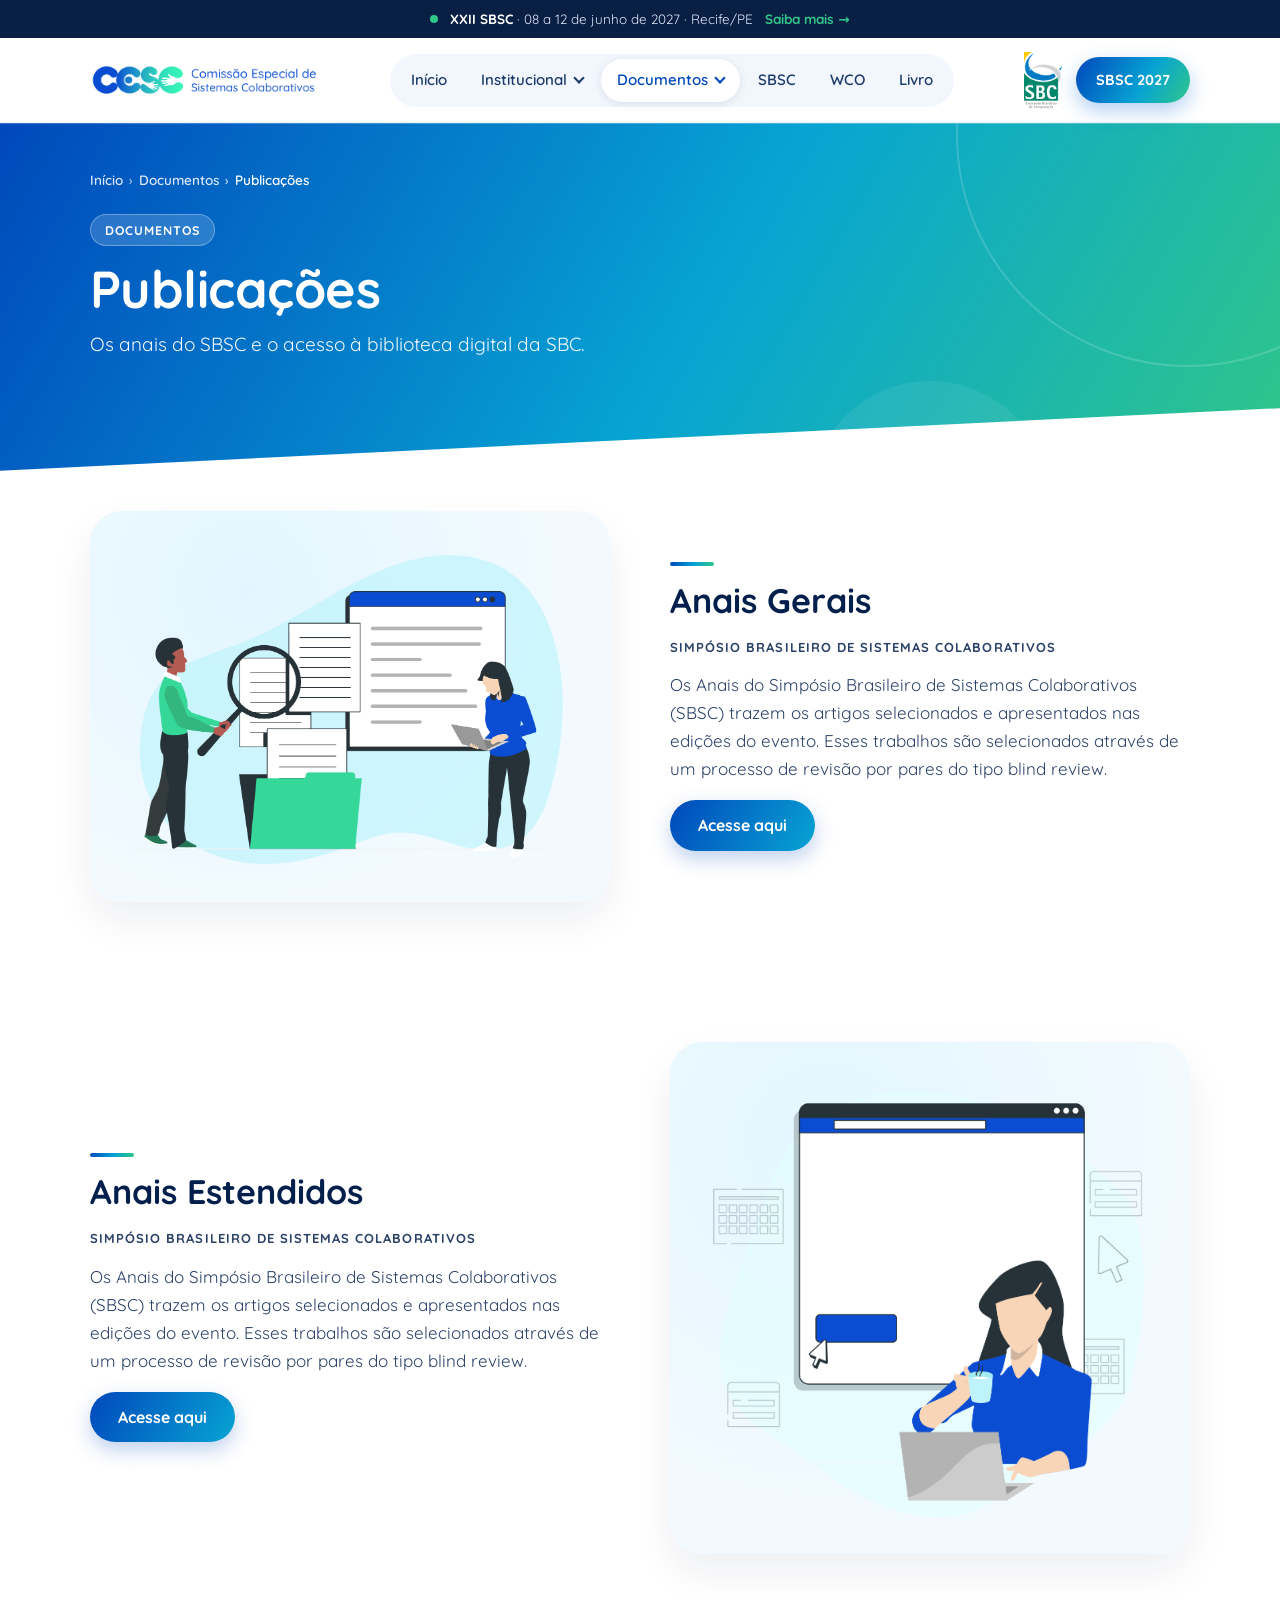
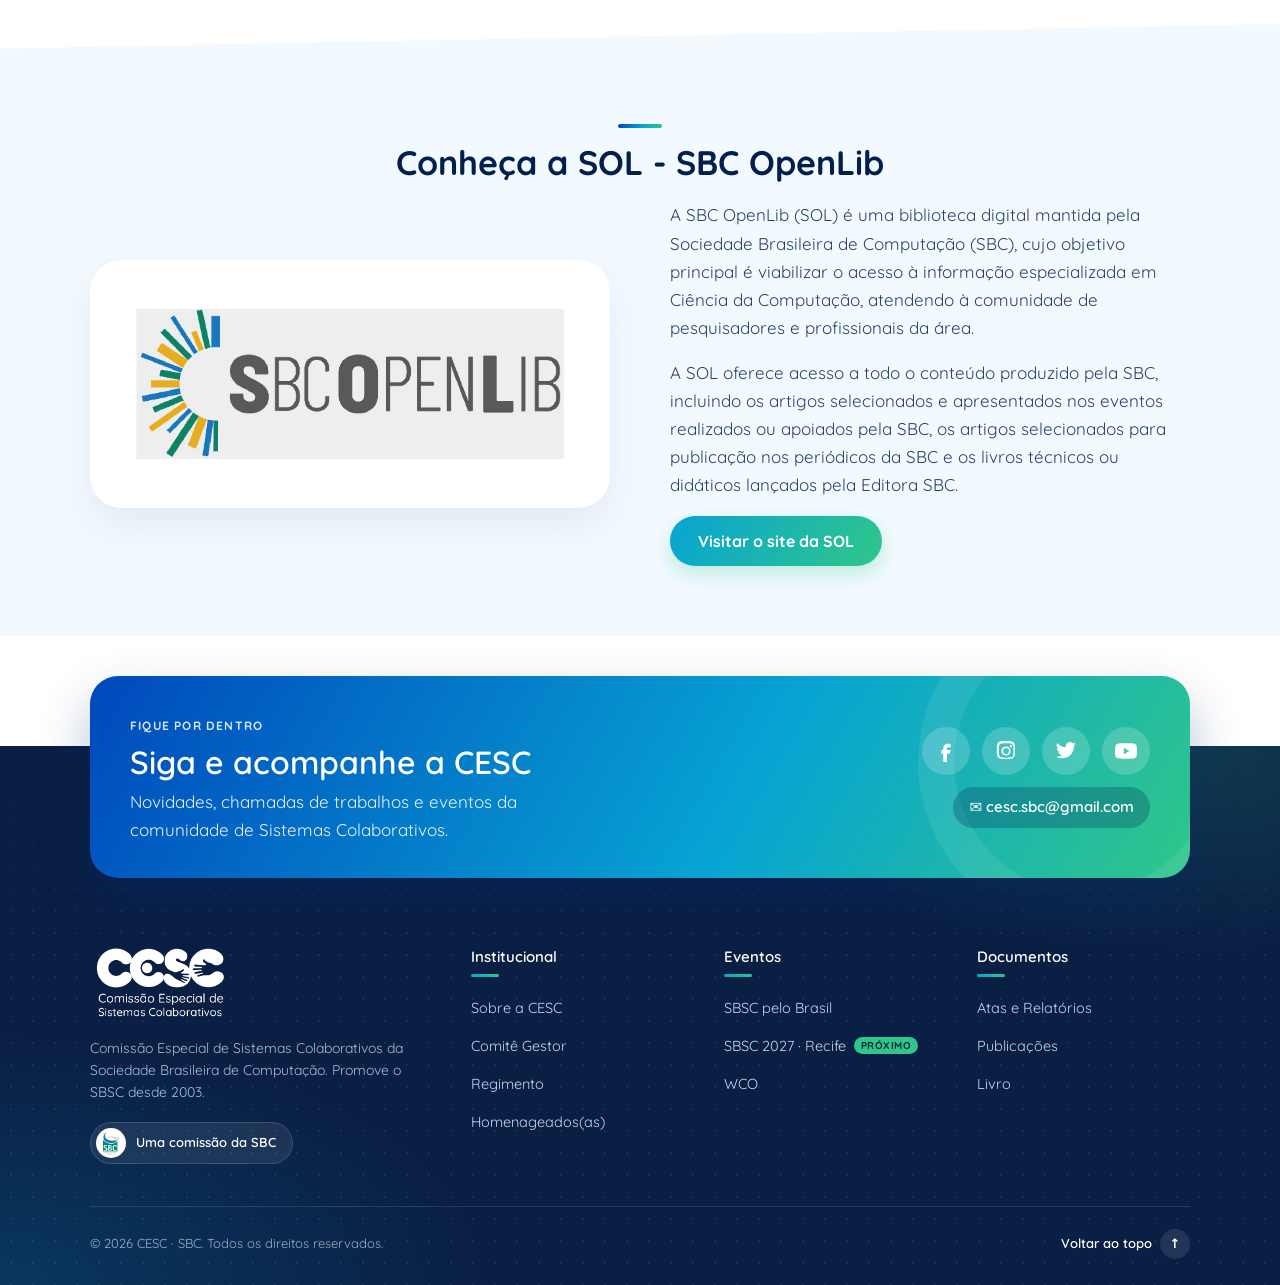
<file: publicacoes.html>
<!DOCTYPE html>
<html lang="pt-BR">
<head>
  <meta charset="UTF-8">
  <meta name="viewport" content="width=device-width, initial-scale=1">
  <title>Publicações – CESC</title>
  <meta name="description" content="Comissão Especial de Sistemas Colaborativos da Sociedade Brasileira de Computação.">
  <link rel="icon" href="img/cropped-favicon-08.png">
  <link rel="preconnect" href="https://fonts.googleapis.com">
  <link rel="preconnect" href="https://fonts.gstatic.com" crossorigin>
  <link href="https://fonts.googleapis.com/css2?family=Quicksand:wght@400;500;600;700&display=swap" rel="stylesheet">
  <link rel="stylesheet" href="css/style.css?v=10">
  <link rel="stylesheet" href="css/v2.css?v=4">
</head>
<body class="v2">
  <a class="anuncio2" href="https://sbsc.sbc.org.br/2027/" target="_blank" rel="noopener">
    <span class="an-ponto" aria-hidden="true"></span>
    <span><b>XXII SBSC</b> · 08 a 12 de junho de 2027 · Recife/PE</span>
    <span class="an-cta">Saiba mais <span aria-hidden="true">→</span></span>
  </a>
  <header class="topo topo2" id="topo">
    <div class="container">
      <a class="logo" href="index.html"><img src="img/logo-09.png" alt="CESC – Comissão Especial de Sistemas Colaborativos" width="300" height="45"></a>
      <nav aria-label="Menu principal">
        <button class="btn-menu" aria-label="Abrir menu" aria-expanded="false"><span></span><span></span><span></span></button>
        <ul class="menu">
          <li><a href="index.html">Início</a></li>
          <li class="tem-sub"><a href="comite.html">Institucional</a>
            <ul class="submenu">
              <li><a href="sobre-a-cesc.html"><b>Sobre a CESC</b><small>História e missão da comissão</small></a></li>
              <li><a href="comite.html"><b>Comitê Gestor</b><small>Quem coordena a CESC</small></a></li>
              <li><a href="regimento.html"><b>Regimento</b><small>Normas de funcionamento</small></a></li>
              <li><a href="homenageados.html"><b>Homenageados(as)</b><small>Pesquisadoras de destaque</small></a></li>
            </ul></li>
          <li class="tem-sub"><a href="atas-relatorios.html" class="ativo">Documentos</a>
            <ul class="submenu">
              <li><a href="atas-relatorios.html"><b>Atas e Relatórios</b><small>Reuniões e prestação de contas</small></a></li>
              <li><a href="publicacoes.html" aria-current="page"><b>Publicações</b><small>Anais e produções da área</small></a></li>
            </ul></li>
          <li><a href="sbsc.html">SBSC</a></li>
          <li><a href="wco.html">WCO</a></li>
          <li><a href="livro.html">Livro</a></li>
          <li class="menu-cta-mobile"><a href="https://sbsc.sbc.org.br/2027/" target="_blank" rel="noopener">SBSC 2027 · Recife ↗</a></li>
        </ul>
      </nav>
      <div class="t2-direita">
        <a class="t2-sbc" href="https://www.sbc.org.br/" target="_blank" rel="noopener" title="Realização: Sociedade Brasileira de Computação"><img src="img/sbc.png" alt="SBC"></a>
        <a class="t2-cta" href="https://sbsc.sbc.org.br/2027/" target="_blank" rel="noopener">SBSC 2027</a>
      </div>
    </div>
  </header>

  <section class="pg-hero">
    <div class="container">
      <ol class="migalhas" aria-label="Você está em"><li><a href="index.html">Início</a></li><li><a href="atas-relatorios.html">Documentos</a></li><li aria-current="page">Publicações</li></ol>
      <span class="pg-rotulo">Documentos</span>
      <h1>Publicações</h1>
      <p class="pg-lead">Os anais do SBSC e o acesso à biblioteca digital da SBC.</p>
    </div>
  </section>

  <main>
    <section class="section">
      <div class="container bloco">
        <div><img src="img/ft-05-18.png" alt="" loading="lazy"></div>
        <div>
          <h2>Anais Gerais</h2>
          <p class="subtitulo">Simpósio Brasileiro de Sistemas Colaborativos</p>
          <p>Os Anais do Simpósio Brasileiro de Sistemas Colaborativos (SBSC) trazem os artigos selecionados e apresentados nas edições do evento. Esses trabalhos são selecionados através de um processo de revisão por pares do tipo blind review.</p>
          <a class="btn btn-azul" href="https://sol.sbc.org.br/index.php/sbsc" target="_blank" rel="noopener">Acesse aqui</a>
        </div>
      </div>
    </section>

    <section class="section">
      <div class="container bloco invertido">
        <div><img src="img/ft-05-17.png" alt="" loading="lazy"></div>
        <div>
          <h2>Anais Estendidos</h2>
          <p class="subtitulo">Simpósio Brasileiro de Sistemas Colaborativos</p>
          <p>Os Anais do Simpósio Brasileiro de Sistemas Colaborativos (SBSC) trazem os artigos selecionados e apresentados nas edições do evento. Esses trabalhos são selecionados através de um processo de revisão por pares do tipo blind review.</p>
          <a class="btn btn-azul" href="https://sol.sbc.org.br/index.php/sbsc_estendido" target="_blank" rel="noopener">Acesse aqui</a>
        </div>
      </div>
    </section>

    <section class="section faixa-clara">
      <div class="container">
        <h2 class="center">Conheça a SOL - SBC OpenLib</h2>
        <div class="bloco">
          <div><img src="img/ft-06-19.png" alt="SBC OpenLib" loading="lazy"></div>
          <div>
            <p>A SBC OpenLib (SOL) é uma biblioteca digital mantida pela Sociedade Brasileira de Computação (SBC), cujo objetivo principal é viabilizar o acesso à informação especializada em Ciência da Computação, atendendo à comunidade de pesquisadores e profissionais da área.</p>
            <p>A SOL oferece acesso a todo o conteúdo produzido pela SBC, incluindo os artigos selecionados e apresentados nos eventos realizados ou apoiados pela SBC, os artigos selecionados para publicação nos periódicos da SBC e os livros técnicos ou didáticos lançados pela Editora SBC.</p>
            <a class="btn btn-verde" href="https://sol.sbc.org.br/index.php/indice" target="_blank" rel="noopener">Visitar o site da SOL</a>
          </div>
        </div>
      </div>
    </section>
  </main>

  <footer class="rodape2">
    <div class="container">
      <div class="r2-cta">
        <div>
          <span class="r2-rotulo">Fique por dentro</span>
          <h2>Siga e acompanhe a CESC</h2>
          <p>Novidades, chamadas de trabalhos e eventos da comunidade de Sistemas Colaborativos.</p>
        </div>
        <div class="r2-cta-acoes">
          <div class="redes"><a class="r-facebook" href="https://www.facebook.com/CESCSBC" target="_blank" rel="noopener" aria-label="Facebook"><svg viewBox="0 0 24 24"><path d="M14 8h3V4h-3c-2.8 0-5 2.2-5 5v2H7v4h2v9h4v-9h3l1-4h-4V9c0-.6.4-1 1-1z"/></svg></a><a class="r-instagram" href="https://www.instagram.com/sbc_cesc/" target="_blank" rel="noopener" aria-label="Instagram"><svg viewBox="0 0 24 24"><path d="M12 7a5 5 0 1 0 0 10 5 5 0 0 0 0-10zm0 8.2a3.2 3.2 0 1 1 0-6.4 3.2 3.2 0 0 1 0 6.4zM17.3 5.5a1.2 1.2 0 1 0 0 2.4 1.2 1.2 0 0 0 0-2.4zM21.9 7.1c-.1-1.6-.4-3-1.6-4.2S17.6 1.3 16 1.2C14.3 1.1 9.7 1.1 8 1.2c-1.6.1-3 .4-4.2 1.6S2.2 5.5 2.1 7.1C2 8.8 2 13.3 2.1 15c.1 1.6.4 3 1.6 4.2s2.6 1.5 4.2 1.6c1.7.1 6.3.1 8 0 1.6-.1 3-.4 4.2-1.6s1.5-2.6 1.6-4.2c.1-1.7.1-6.2.1-7.9zm-2.2 10a3.2 3.2 0 0 1-1.8 1.8c-1.3.5-4.3.4-5.7.4s-4.4.1-5.7-.4A3.2 3.2 0 0 1 4.7 17c-.5-1.3-.4-4.3-.4-5.7s-.1-4.4.4-5.7A3.2 3.2 0 0 1 6.5 4c1.3-.5 4.3-.4 5.7-.4s4.4-.1 5.7.4a3.2 3.2 0 0 1 1.8 1.8c.5 1.3.4 4.3.4 5.7s.1 4.4-.4 5.7z"/></svg></a><a class="r-twitter" href="https://twitter.com/sbc_cesc" target="_blank" rel="noopener" aria-label="Twitter"><svg viewBox="0 0 24 24"><path d="M23 4.6c-.8.4-1.7.6-2.6.7.9-.6 1.6-1.4 2-2.5-.9.5-1.9.9-2.9 1.1a4.5 4.5 0 0 0-7.7 4.1C8 7.8 4.7 6 2.5 3.3a4.5 4.5 0 0 0 1.4 6c-.7 0-1.4-.2-2-.6 0 2.2 1.5 4 3.6 4.4-.7.2-1.4.2-2 .1.6 1.8 2.3 3.1 4.2 3.1A9 9 0 0 1 1 18.2 12.8 12.8 0 0 0 7.9 20c8.3 0 12.8-6.9 12.8-12.8v-.6c.9-.6 1.7-1.4 2.3-2z"/></svg></a><a class="r-youtube" href="https://www.youtube.com/@cescsbc9129" target="_blank" rel="noopener" aria-label="YouTube"><svg viewBox="0 0 24 24"><path d="M23.5 6.2a3 3 0 0 0-2.1-2.1C19.5 3.6 12 3.6 12 3.6s-7.5 0-9.4.5A3 3 0 0 0 .5 6.2 31 31 0 0 0 0 12a31 31 0 0 0 .5 5.8 3 3 0 0 0 2.1 2.1c1.9.5 9.4.5 9.4.5s7.5 0 9.4-.5a3 3 0 0 0 2.1-2.1A31 31 0 0 0 24 12a31 31 0 0 0-.5-5.8zM9.6 15.6V8.4L15.8 12l-6.2 3.6z"/></svg></a></div>
          <a class="r2-email" href="mailto:cesc.sbc@gmail.com"><span aria-hidden="true">✉</span> cesc.sbc@gmail.com</a>
        </div>
      </div>

      <div class="r2-grid">
        <div class="r2-marca">
          <img src="img/logos-cesc-branca.png" alt="CESC – Comissão Especial de Sistemas Colaborativos">
          <p>Comissão Especial de Sistemas Colaborativos da Sociedade Brasileira de Computação. Promove o SBSC desde 2003.</p>
          <a class="r2-sbc" href="https://www.sbc.org.br/" target="_blank" rel="noopener"><img src="img/sbc.png" alt="">Uma comissão da SBC</a>
        </div>
        <nav class="r2-col" aria-label="Institucional">
          <h3>Institucional</h3>
          <ul>
            <li><a href="sobre-a-cesc.html">Sobre a CESC</a></li>
            <li><a href="comite.html">Comitê Gestor</a></li>
            <li><a href="regimento.html">Regimento</a></li>
            <li><a href="homenageados.html">Homenageados(as)</a></li>
          </ul>
        </nav>
        <nav class="r2-col" aria-label="Eventos">
          <h3>Eventos</h3>
          <ul>
            <li><a href="sbsc.html">SBSC pelo Brasil</a></li>
            <li><a href="https://sbsc.sbc.org.br/2027/" target="_blank" rel="noopener">SBSC 2027 · Recife <span class="r2-novo">próximo</span></a></li>
            <li><a href="wco.html">WCO</a></li>
          </ul>
        </nav>
        <nav class="r2-col" aria-label="Documentos">
          <h3>Documentos</h3>
          <ul>
            <li><a href="atas-relatorios.html">Atas e Relatórios</a></li>
            <li><a href="publicacoes.html">Publicações</a></li>
            <li><a href="livro.html">Livro</a></li>
          </ul>
        </nav>
      </div>

      <div class="r2-base">
        <p>© <span class="ano-atual">2026</span> CESC · SBC. Todos os direitos reservados.</p>
        <a class="r2-topo" href="#topo">Voltar ao topo <span aria-hidden="true">↑</span></a>
      </div>
    </div>
  </footer>

  <script src="js/main.js?v=2"></script>
</body>
</html>
</file>
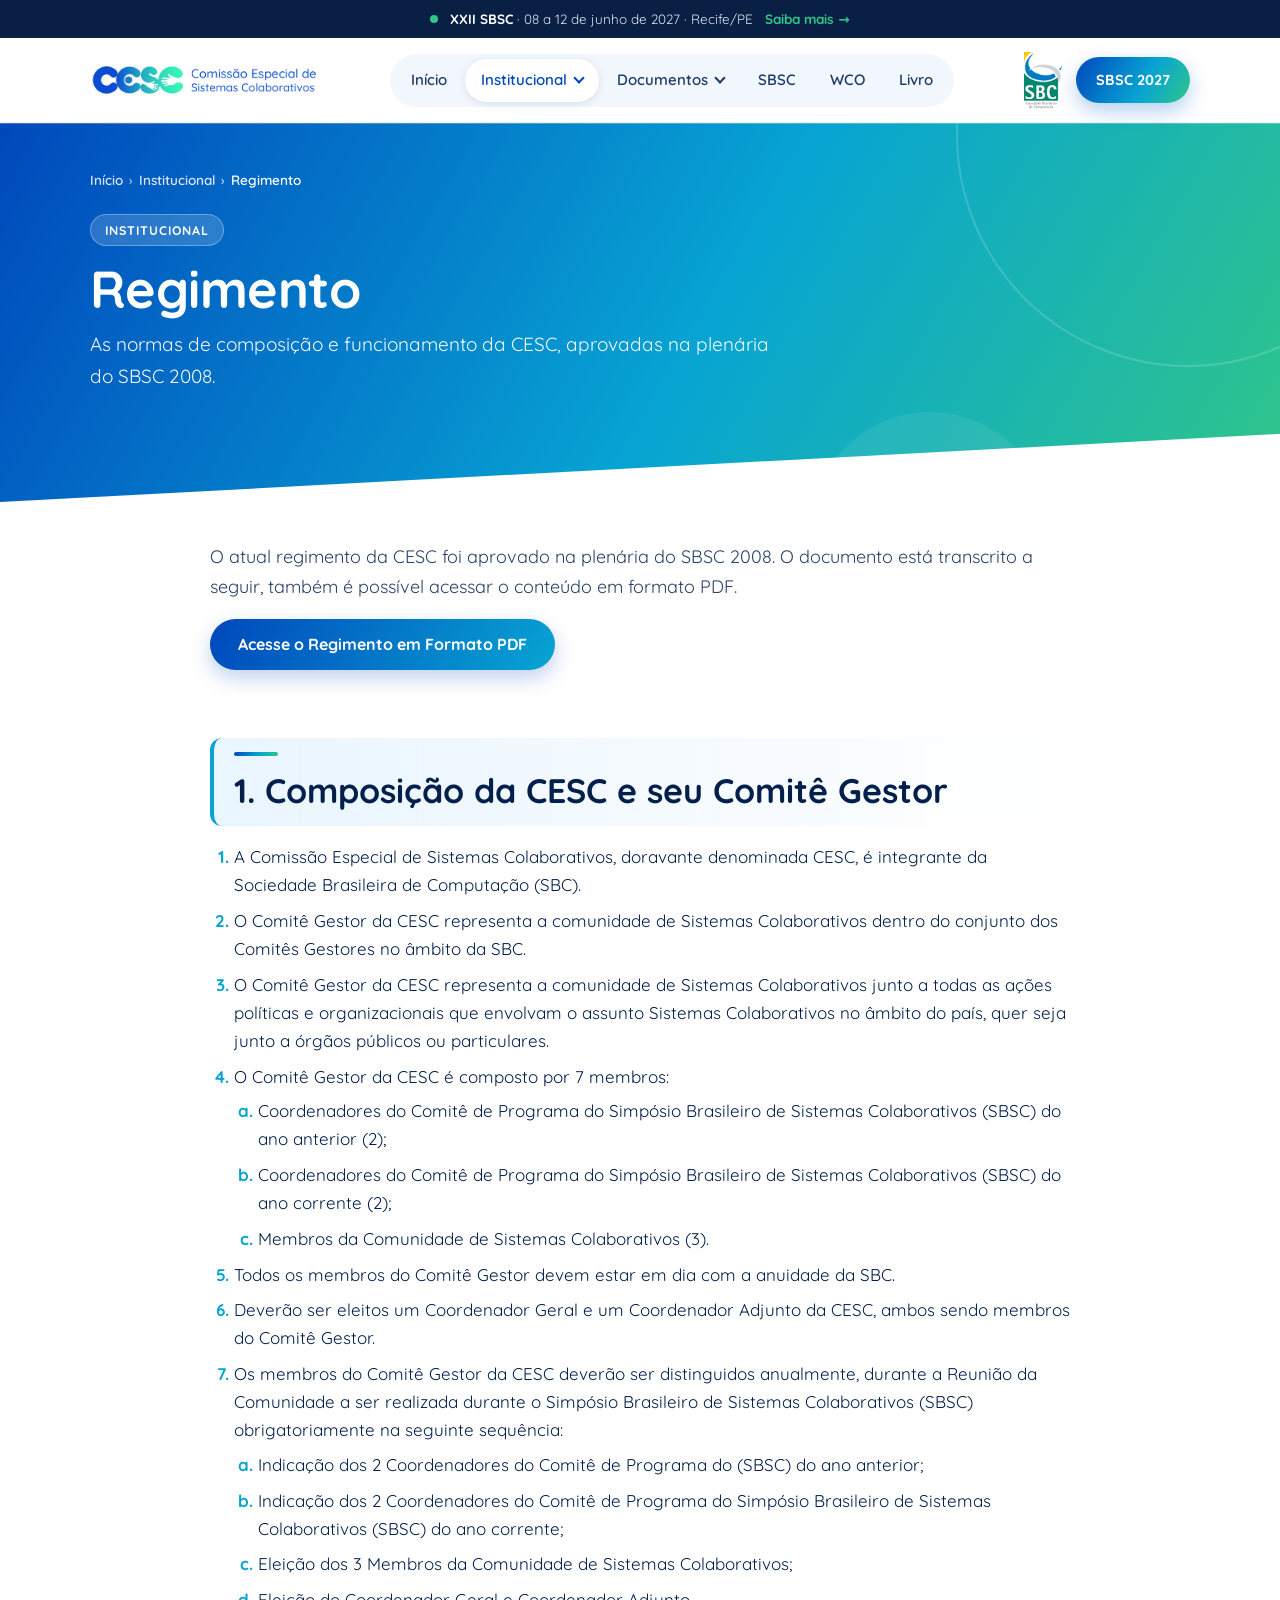
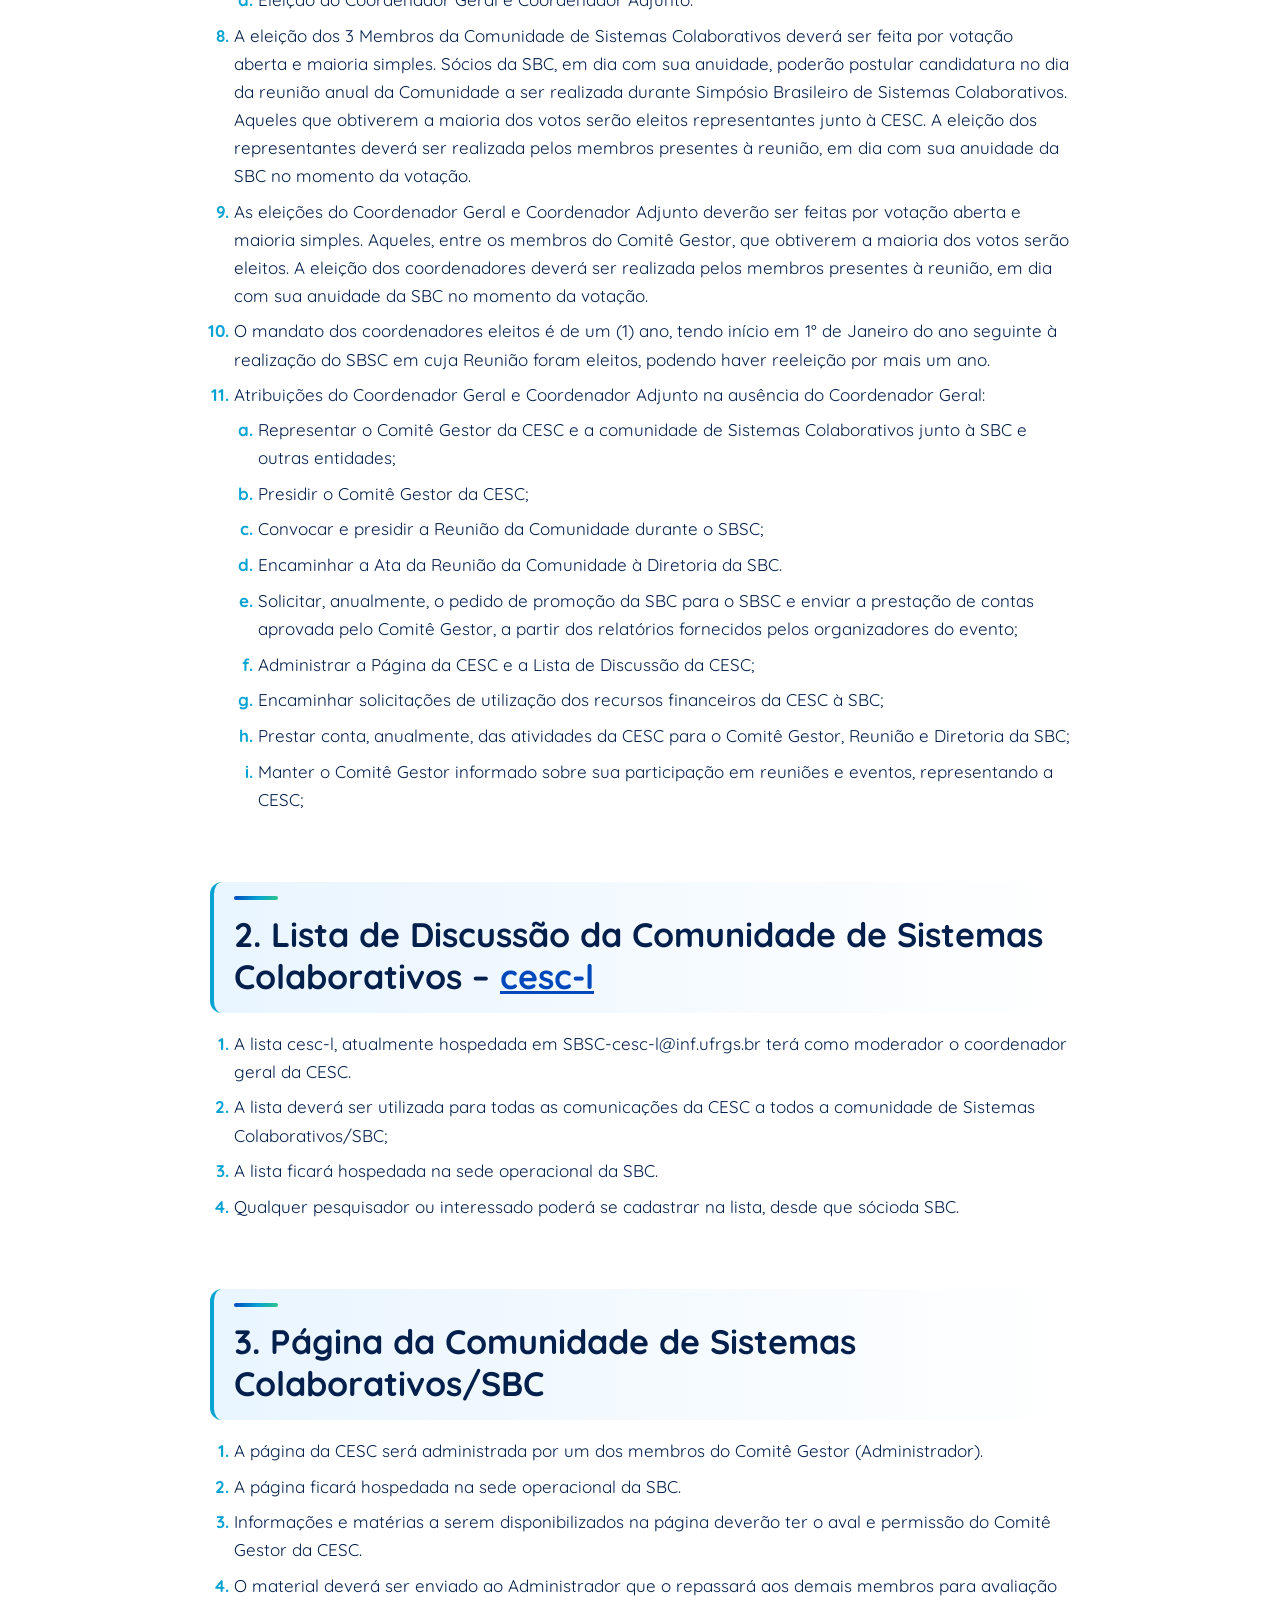
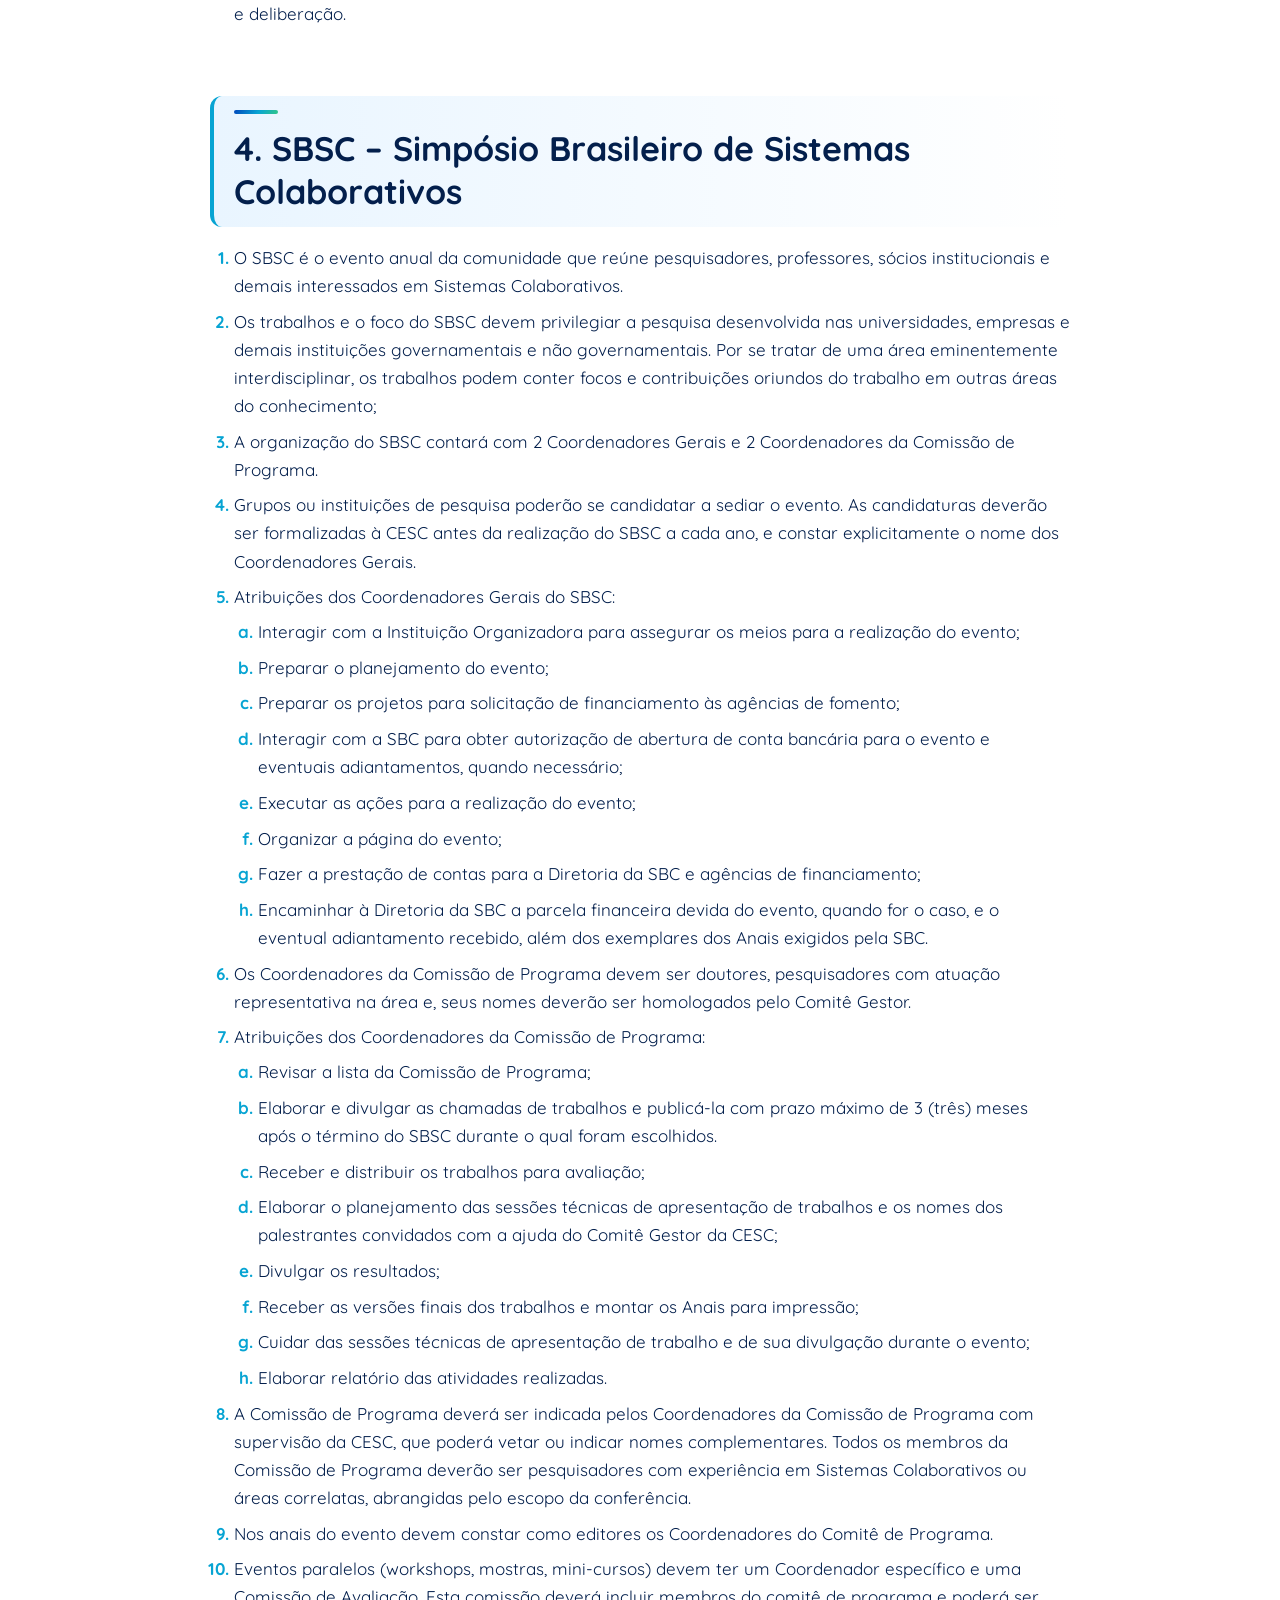
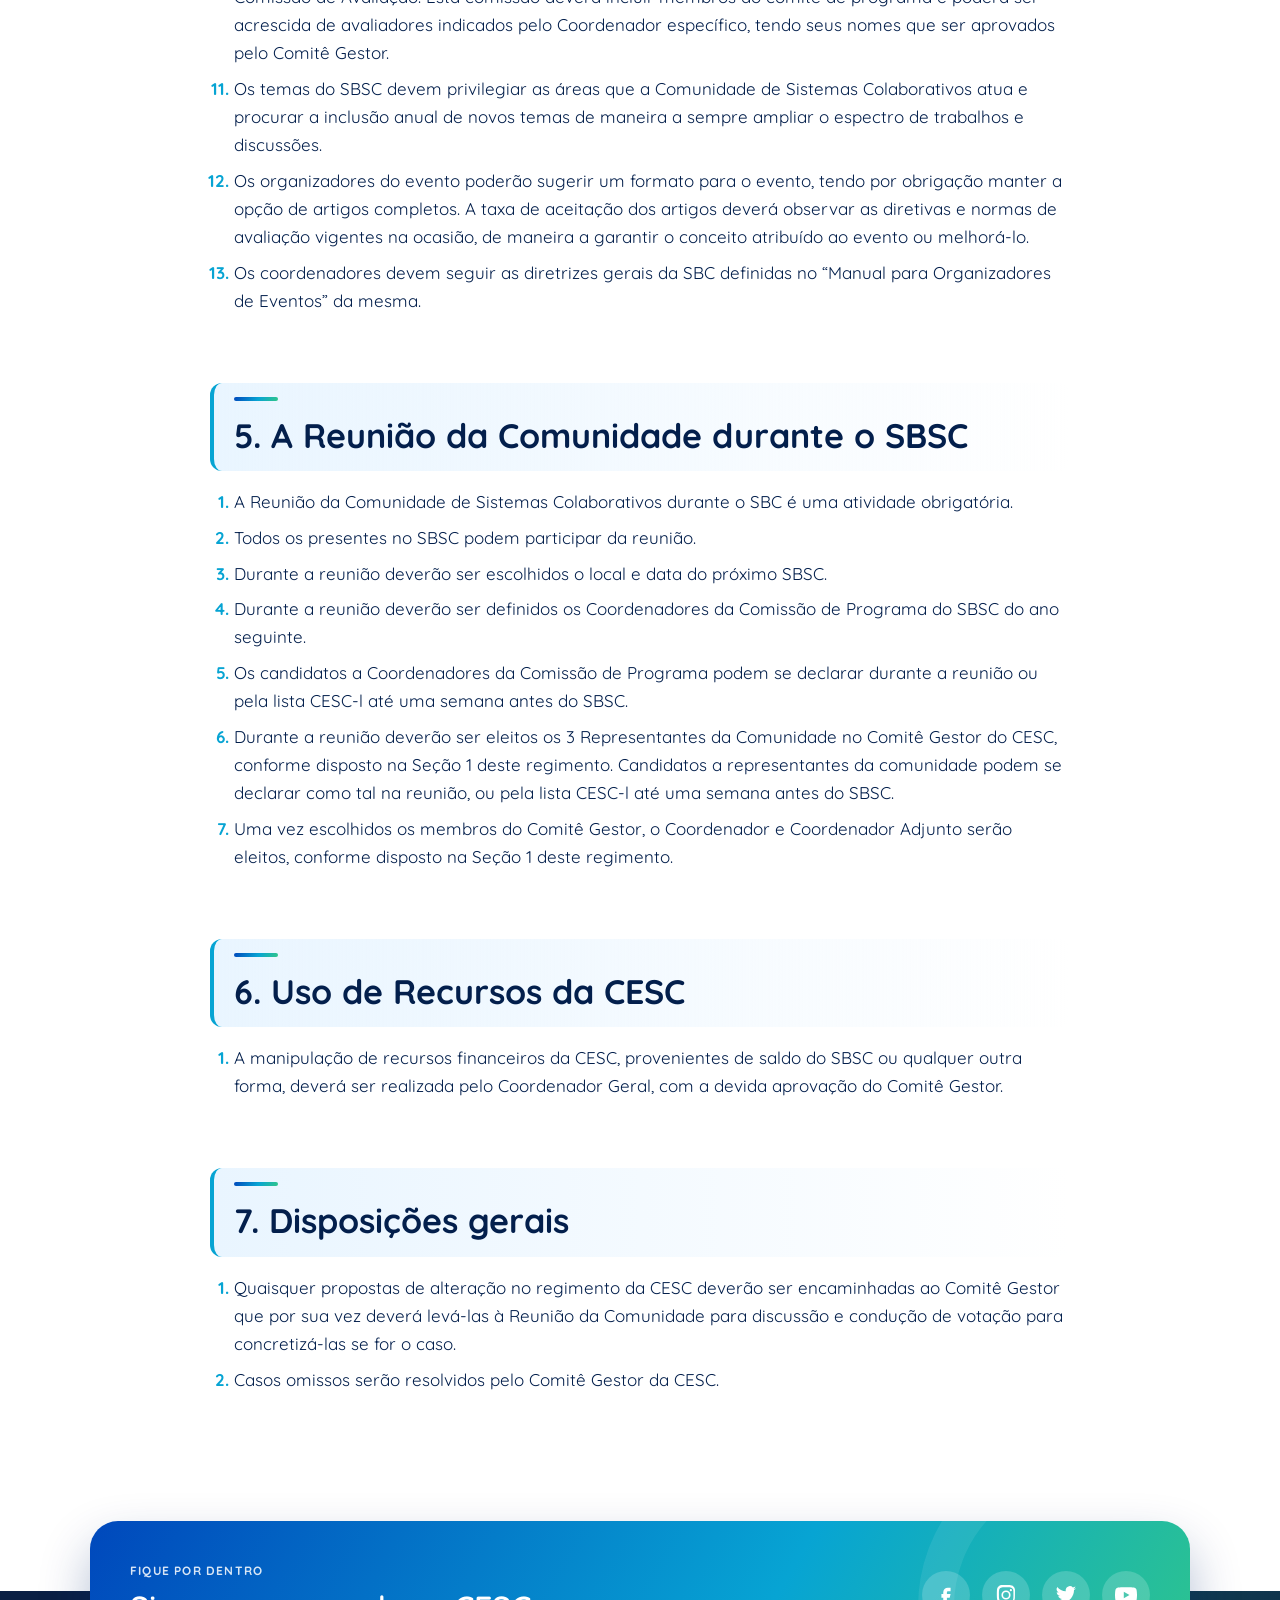
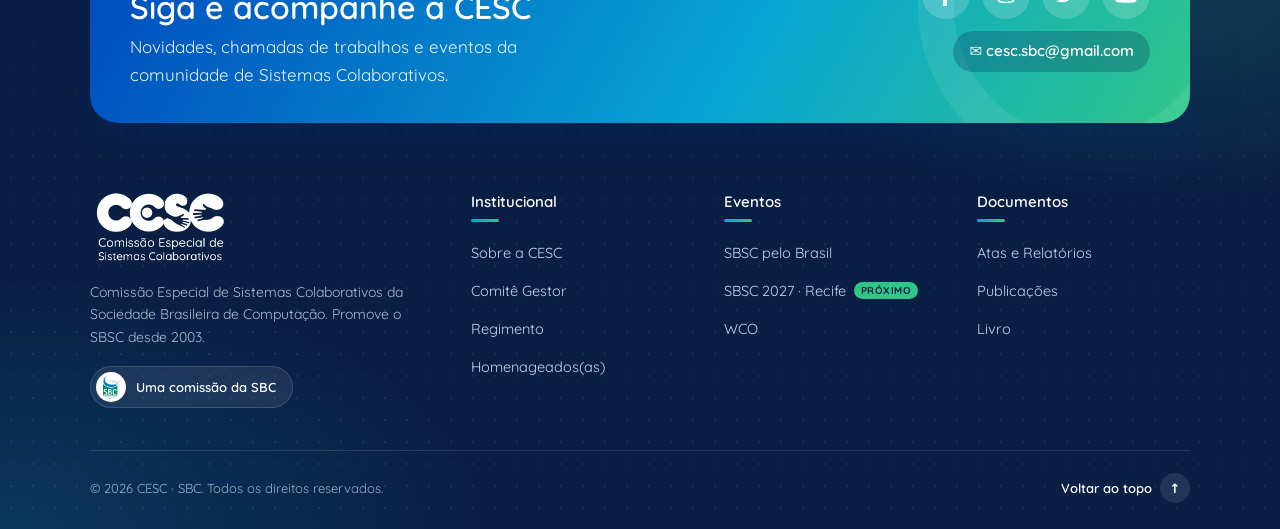
<file: regimento.html>
<!DOCTYPE html>
<html lang="pt-BR">
<head>
  <meta charset="UTF-8">
  <meta name="viewport" content="width=device-width, initial-scale=1">
  <title>Regimento – CESC</title>
  <meta name="description" content="Comissão Especial de Sistemas Colaborativos da Sociedade Brasileira de Computação.">
  <link rel="icon" href="img/cropped-favicon-08.png">
  <link rel="preconnect" href="https://fonts.googleapis.com">
  <link rel="preconnect" href="https://fonts.gstatic.com" crossorigin>
  <link href="https://fonts.googleapis.com/css2?family=Quicksand:wght@400;500;600;700&display=swap" rel="stylesheet">
  <link rel="stylesheet" href="css/style.css?v=10">
  <link rel="stylesheet" href="css/v2.css?v=4">
</head>
<body class="v2">
  <a class="anuncio2" href="https://sbsc.sbc.org.br/2027/" target="_blank" rel="noopener">
    <span class="an-ponto" aria-hidden="true"></span>
    <span><b>XXII SBSC</b> · 08 a 12 de junho de 2027 · Recife/PE</span>
    <span class="an-cta">Saiba mais <span aria-hidden="true">→</span></span>
  </a>
  <header class="topo topo2" id="topo">
    <div class="container">
      <a class="logo" href="index.html"><img src="img/logo-09.png" alt="CESC – Comissão Especial de Sistemas Colaborativos" width="300" height="45"></a>
      <nav aria-label="Menu principal">
        <button class="btn-menu" aria-label="Abrir menu" aria-expanded="false"><span></span><span></span><span></span></button>
        <ul class="menu">
          <li><a href="index.html">Início</a></li>
          <li class="tem-sub"><a href="comite.html" class="ativo">Institucional</a>
            <ul class="submenu">
              <li><a href="sobre-a-cesc.html"><b>Sobre a CESC</b><small>História e missão da comissão</small></a></li>
              <li><a href="comite.html"><b>Comitê Gestor</b><small>Quem coordena a CESC</small></a></li>
              <li><a href="regimento.html" aria-current="page"><b>Regimento</b><small>Normas de funcionamento</small></a></li>
              <li><a href="homenageados.html"><b>Homenageados(as)</b><small>Pesquisadoras de destaque</small></a></li>
            </ul></li>
          <li class="tem-sub"><a href="atas-relatorios.html">Documentos</a>
            <ul class="submenu">
              <li><a href="atas-relatorios.html"><b>Atas e Relatórios</b><small>Reuniões e prestação de contas</small></a></li>
              <li><a href="publicacoes.html"><b>Publicações</b><small>Anais e produções da área</small></a></li>
            </ul></li>
          <li><a href="sbsc.html">SBSC</a></li>
          <li><a href="wco.html">WCO</a></li>
          <li><a href="livro.html">Livro</a></li>
          <li class="menu-cta-mobile"><a href="https://sbsc.sbc.org.br/2027/" target="_blank" rel="noopener">SBSC 2027 · Recife ↗</a></li>
        </ul>
      </nav>
      <div class="t2-direita">
        <a class="t2-sbc" href="https://www.sbc.org.br/" target="_blank" rel="noopener" title="Realização: Sociedade Brasileira de Computação"><img src="img/sbc.png" alt="SBC"></a>
        <a class="t2-cta" href="https://sbsc.sbc.org.br/2027/" target="_blank" rel="noopener">SBSC 2027</a>
      </div>
    </div>
  </header>

  <section class="pg-hero">
    <div class="container">
      <ol class="migalhas" aria-label="Você está em"><li><a href="index.html">Início</a></li><li><a href="comite.html">Institucional</a></li><li aria-current="page">Regimento</li></ol>
      <span class="pg-rotulo">Institucional</span>
      <h1>Regimento</h1>
      <p class="pg-lead">As normas de composição e funcionamento da CESC, aprovadas na plenária do SBSC 2008.</p>
    </div>
  </section>

  <main>
    <section class="section">
      <div class="container regimento">
        <p>O atual regimento da CESC foi aprovado na plenária do SBSC 2008. O documento está transcrito a seguir, também é possível acessar o conteúdo em formato PDF.</p>
        <p><a class="btn btn-azul" href="https://comissoes.sbc.org.br/ce-sc/wp-content/uploads/2020/08/2008CESCregimento.pdf" target="_blank" rel="noopener">Acesse o Regimento em Formato PDF</a></p>
          <h2>1. Composição da CESC e seu Comitê Gestor</h2>
          <ol>
            <li>A Comissão Especial de Sistemas Colaborativos, doravante denominada CESC, é integrante da Sociedade Brasileira de Computação (SBC).</li>
            <li>O Comitê Gestor da CESC representa a comunidade de Sistemas Colaborativos dentro do conjunto dos Comitês Gestores no âmbito da SBC.</li>
            <li>O Comitê Gestor da CESC representa a comunidade de Sistemas Colaborativos junto a todas as ações políticas e organizacionais que envolvam o assunto Sistemas Colaborativos no âmbito do país, quer seja junto a órgãos públicos ou particulares.</li>
            <li>O Comitê Gestor da CESC é composto por 7 membros:<ol>
            <li>Coordenadores do Comitê de Programa do Simpósio Brasileiro de Sistemas Colaborativos (SBSC) do ano anterior (2);</li>
            <li>Coordenadores do Comitê de Programa do Simpósio Brasileiro de Sistemas Colaborativos (SBSC) do ano corrente (2);</li>
            <li>Membros da Comunidade de Sistemas Colaborativos (3).</li></ol></li>
            <li>Todos os membros do Comitê Gestor devem estar em dia com a anuidade da SBC.</li>
            <li>Deverão ser eleitos um Coordenador Geral e um Coordenador Adjunto da CESC, ambos sendo membros do Comitê Gestor.</li>
            <li>Os membros do Comitê Gestor da CESC deverão ser distinguidos anualmente, durante a Reunião da Comunidade a ser realizada durante o Simpósio Brasileiro de Sistemas Colaborativos (SBSC) obrigatoriamente na seguinte sequência:<ol>
            <li>Indicação dos 2 Coordenadores do Comitê de Programa do (SBSC) do ano anterior;</li>
            <li>Indicação dos 2 Coordenadores do Comitê de Programa do Simpósio Brasileiro de Sistemas Colaborativos (SBSC) do ano corrente;</li>
            <li>Eleição dos 3 Membros da Comunidade de Sistemas Colaborativos;</li>
            <li>Eleição do Coordenador Geral e Coordenador Adjunto.</li></ol></li>
            <li>A eleição dos 3 Membros da Comunidade de Sistemas Colaborativos deverá ser feita por votação aberta e maioria simples. Sócios da SBC, em dia com sua anuidade, poderão postular candidatura no dia da reunião anual da Comunidade a ser realizada durante Simpósio Brasileiro de Sistemas Colaborativos. Aqueles que obtiverem a maioria dos votos serão eleitos representantes junto à CESC. A eleição dos representantes deverá ser realizada pelos membros presentes à reunião, em dia com sua anuidade da SBC no momento da votação.</li>
            <li>As eleições do Coordenador Geral e Coordenador Adjunto deverão ser feitas por votação aberta e maioria simples. Aqueles, entre os membros do Comitê Gestor, que obtiverem a maioria dos votos serão eleitos. A eleição dos coordenadores deverá ser realizada pelos membros presentes à reunião, em dia com sua anuidade da SBC no momento da votação.</li>
            <li>O mandato dos coordenadores eleitos é de um (1) ano, tendo início em 1° de Janeiro do ano seguinte à realização do SBSC em cuja Reunião foram eleitos, podendo haver reeleição por mais um ano.</li>
            <li>Atribuições do Coordenador Geral e Coordenador Adjunto na ausência do Coordenador Geral:<ol>
            <li>Representar o Comitê Gestor da CESC e a comunidade de Sistemas Colaborativos junto à SBC e outras entidades;</li>
            <li>Presidir o Comitê Gestor da CESC;</li>
            <li>Convocar e presidir a Reunião da Comunidade durante o SBSC;</li>
            <li>Encaminhar a Ata da Reunião da Comunidade à Diretoria da SBC.</li>
            <li>Solicitar, anualmente, o pedido de promoção da SBC para o SBSC e enviar a prestação de contas aprovada pelo Comitê Gestor, a partir dos relatórios fornecidos pelos organizadores do evento;</li>
            <li>Administrar a Página da CESC e a Lista de Discussão da CESC;</li>
            <li>Encaminhar solicitações de utilização dos recursos financeiros da CESC à SBC;</li>
            <li>Prestar conta, anualmente, das atividades da CESC para o Comitê Gestor, Reunião e Diretoria da SBC;</li>
            <li>Manter o Comitê Gestor informado sobre sua participação em reuniões e eventos, representando a CESC;</li></ol></li></ol>
          <h2>2. Lista de Discussão da Comunidade de Sistemas Colaborativos – <a target="_blank" rel="noopener" href="http://grupos.ufrgs.br/mailman/listinfo/cesc-l/">cesc-l</a></h2>
          <ol>
            <li>A lista cesc-l, atualmente hospedada em SBSC-cesc-l@inf.ufrgs.br terá como moderador o coordenador geral da CESC.</li>
            <li>A lista deverá ser utilizada para todas as comunicações da CESC a todos a comunidade de Sistemas Colaborativos/SBC;</li>
            <li>A lista ficará hospedada na sede operacional da SBC.</li>
            <li>Qualquer pesquisador ou interessado poderá se cadastrar na lista, desde que sócioda SBC.</li></ol>
          <h2>3. Página da Comunidade de Sistemas Colaborativos/SBC</h2>
          <ol>
            <li>A página da CESC será administrada por um dos membros do Comitê Gestor (Administrador).</li>
            <li>A página ficará hospedada na sede operacional da SBC.</li>
            <li>Informações e matérias a serem disponibilizados na página deverão ter o aval e permissão do Comitê Gestor da CESC.</li>
            <li>O material deverá ser enviado ao Administrador que o repassará aos demais membros para avaliação e deliberação.</li></ol>
          <h2>4. SBSC – Simpósio Brasileiro de Sistemas Colaborativos</h2>
          <ol>
            <li>O SBSC é o evento anual da comunidade que reúne pesquisadores, professores, sócios institucionais e demais interessados em Sistemas Colaborativos.</li>
            <li>Os trabalhos e o foco do SBSC devem privilegiar a pesquisa desenvolvida nas universidades, empresas e demais instituições governamentais e não governamentais. Por se tratar de uma área eminentemente interdisciplinar, os trabalhos podem conter focos e contribuições oriundos do trabalho em outras áreas do conhecimento;</li>
            <li>A organização do SBSC contará com 2 Coordenadores Gerais e 2 Coordenadores da Comissão de Programa.</li>
            <li>Grupos ou instituições de pesquisa poderão se candidatar a sediar o evento. As candidaturas deverão ser formalizadas à CESC antes da realização do SBSC a cada ano, e constar explicitamente o nome dos Coordenadores Gerais.</li>
            <li>Atribuições dos Coordenadores Gerais do SBSC:<ol>
            <li>Interagir com a Instituição Organizadora para assegurar os meios para a realização do evento;</li>
            <li>Preparar o planejamento do evento;</li>
            <li>Preparar os projetos para solicitação de financiamento às agências de fomento;</li>
            <li>Interagir com a SBC para obter autorização de abertura de conta bancária para o evento e eventuais adiantamentos, quando necessário;</li>
            <li>Executar as ações para a realização do evento;</li>
            <li>Organizar a página do evento;</li>
            <li>Fazer a prestação de contas para a Diretoria da SBC e agências de financiamento;</li>
            <li>Encaminhar à Diretoria da SBC a parcela financeira devida do evento, quando for o caso, e o eventual adiantamento recebido, além dos exemplares dos Anais exigidos pela SBC.</li></ol></li>
            <li>Os Coordenadores da Comissão de Programa devem ser doutores, pesquisadores com atuação representativa na área e, seus nomes deverão ser homologados pelo Comitê Gestor.</li>
            <li>Atribuições dos Coordenadores da Comissão de Programa:<ol>
            <li>Revisar a lista da Comissão de Programa;</li>
            <li>Elaborar e divulgar as chamadas de trabalhos e publicá-la com prazo máximo de 3 (três) meses após o término do SBSC durante o qual foram escolhidos.</li>
            <li>Receber e distribuir os trabalhos para avaliação;</li>
            <li>Elaborar o planejamento das sessões técnicas de apresentação de trabalhos e os nomes dos palestrantes convidados com a ajuda do Comitê Gestor da CESC;</li>
            <li>Divulgar os resultados;</li>
            <li>Receber as versões finais dos trabalhos e montar os Anais para impressão;</li>
            <li>Cuidar das sessões técnicas de apresentação de trabalho e de sua divulgação durante o evento;</li>
            <li>Elaborar relatório das atividades realizadas.</li></ol></li>
            <li>A Comissão de Programa deverá ser indicada pelos Coordenadores da Comissão de Programa com supervisão da CESC, que poderá vetar ou indicar nomes complementares. Todos os membros da Comissão de Programa deverão ser pesquisadores com experiência em Sistemas Colaborativos ou áreas correlatas, abrangidas pelo escopo da conferência.</li>
            <li>Nos anais do evento devem constar como editores os Coordenadores do Comitê de Programa.</li>
            <li>Eventos paralelos (workshops, mostras, mini-cursos) devem ter um Coordenador específico e uma Comissão de Avaliação. Esta comissão deverá incluir membros do comitê de programa e poderá ser acrescida de avaliadores indicados pelo Coordenador específico, tendo seus nomes que ser aprovados pelo Comitê Gestor.</li>
            <li>Os temas do SBSC devem privilegiar as áreas que a Comunidade de Sistemas Colaborativos atua e procurar a inclusão anual de novos temas de maneira a sempre ampliar o espectro de trabalhos e discussões.</li>
            <li>Os organizadores do evento poderão sugerir um formato para o evento, tendo por obrigação manter a opção de artigos completos. A taxa de aceitação dos artigos deverá observar as diretivas e normas de avaliação vigentes na ocasião, de maneira a garantir o conceito atribuído ao evento ou melhorá-lo.</li>
            <li>Os coordenadores devem seguir as diretrizes gerais da SBC definidas no “Manual para Organizadores de Eventos” da mesma.</li></ol>
          <h2>5. A Reunião da Comunidade durante o SBSC</h2>
          <ol>
            <li>A Reunião da Comunidade de Sistemas Colaborativos durante o SBC é uma atividade obrigatória.</li>
            <li>Todos os presentes no SBSC podem participar da reunião.</li>
            <li>Durante a reunião deverão ser escolhidos o local e data do próximo SBSC.</li>
            <li>Durante a reunião deverão ser definidos os Coordenadores da Comissão de Programa do SBSC do ano seguinte.</li>
            <li>Os candidatos a Coordenadores da Comissão de Programa podem se declarar durante a reunião ou pela lista CESC-l até uma semana antes do SBSC.</li>
            <li>Durante a reunião deverão ser eleitos os 3 Representantes da Comunidade no Comitê Gestor do CESC, conforme disposto na Seção 1 deste regimento. Candidatos a representantes da comunidade podem se declarar como tal na reunião, ou pela lista CESC-l até uma semana antes do SBSC.</li>
            <li>Uma vez escolhidos os membros do Comitê Gestor, o Coordenador e Coordenador Adjunto serão eleitos, conforme disposto na Seção 1 deste regimento.</li></ol>
          <h2>6. Uso de Recursos da CESC</h2>
          <ol>
            <li>A manipulação de recursos financeiros da CESC, provenientes de saldo do SBSC ou qualquer outra forma, deverá ser realizada pelo Coordenador Geral, com a devida aprovação do Comitê Gestor.</li></ol>
          <h2>7. Disposições gerais</h2>
          <ol>
            <li>Quaisquer propostas de alteração no regimento da CESC deverão ser encaminhadas ao Comitê Gestor que por sua vez deverá levá-las à Reunião da Comunidade para discussão e condução de votação para concretizá-las se for o caso.</li>
            <li>Casos omissos serão resolvidos pelo Comitê Gestor da CESC.</li></ol>
      </div>
    </section>
  </main>

  <footer class="rodape2">
    <div class="container">
      <div class="r2-cta">
        <div>
          <span class="r2-rotulo">Fique por dentro</span>
          <h2>Siga e acompanhe a CESC</h2>
          <p>Novidades, chamadas de trabalhos e eventos da comunidade de Sistemas Colaborativos.</p>
        </div>
        <div class="r2-cta-acoes">
          <div class="redes"><a class="r-facebook" href="https://www.facebook.com/CESCSBC" target="_blank" rel="noopener" aria-label="Facebook"><svg viewBox="0 0 24 24"><path d="M14 8h3V4h-3c-2.8 0-5 2.2-5 5v2H7v4h2v9h4v-9h3l1-4h-4V9c0-.6.4-1 1-1z"/></svg></a><a class="r-instagram" href="https://www.instagram.com/sbc_cesc/" target="_blank" rel="noopener" aria-label="Instagram"><svg viewBox="0 0 24 24"><path d="M12 7a5 5 0 1 0 0 10 5 5 0 0 0 0-10zm0 8.2a3.2 3.2 0 1 1 0-6.4 3.2 3.2 0 0 1 0 6.4zM17.3 5.5a1.2 1.2 0 1 0 0 2.4 1.2 1.2 0 0 0 0-2.4zM21.9 7.1c-.1-1.6-.4-3-1.6-4.2S17.6 1.3 16 1.2C14.3 1.1 9.7 1.1 8 1.2c-1.6.1-3 .4-4.2 1.6S2.2 5.5 2.1 7.1C2 8.8 2 13.3 2.1 15c.1 1.6.4 3 1.6 4.2s2.6 1.5 4.2 1.6c1.7.1 6.3.1 8 0 1.6-.1 3-.4 4.2-1.6s1.5-2.6 1.6-4.2c.1-1.7.1-6.2.1-7.9zm-2.2 10a3.2 3.2 0 0 1-1.8 1.8c-1.3.5-4.3.4-5.7.4s-4.4.1-5.7-.4A3.2 3.2 0 0 1 4.7 17c-.5-1.3-.4-4.3-.4-5.7s-.1-4.4.4-5.7A3.2 3.2 0 0 1 6.5 4c1.3-.5 4.3-.4 5.7-.4s4.4-.1 5.7.4a3.2 3.2 0 0 1 1.8 1.8c.5 1.3.4 4.3.4 5.7s.1 4.4-.4 5.7z"/></svg></a><a class="r-twitter" href="https://twitter.com/sbc_cesc" target="_blank" rel="noopener" aria-label="Twitter"><svg viewBox="0 0 24 24"><path d="M23 4.6c-.8.4-1.7.6-2.6.7.9-.6 1.6-1.4 2-2.5-.9.5-1.9.9-2.9 1.1a4.5 4.5 0 0 0-7.7 4.1C8 7.8 4.7 6 2.5 3.3a4.5 4.5 0 0 0 1.4 6c-.7 0-1.4-.2-2-.6 0 2.2 1.5 4 3.6 4.4-.7.2-1.4.2-2 .1.6 1.8 2.3 3.1 4.2 3.1A9 9 0 0 1 1 18.2 12.8 12.8 0 0 0 7.9 20c8.3 0 12.8-6.9 12.8-12.8v-.6c.9-.6 1.7-1.4 2.3-2z"/></svg></a><a class="r-youtube" href="https://www.youtube.com/@cescsbc9129" target="_blank" rel="noopener" aria-label="YouTube"><svg viewBox="0 0 24 24"><path d="M23.5 6.2a3 3 0 0 0-2.1-2.1C19.5 3.6 12 3.6 12 3.6s-7.5 0-9.4.5A3 3 0 0 0 .5 6.2 31 31 0 0 0 0 12a31 31 0 0 0 .5 5.8 3 3 0 0 0 2.1 2.1c1.9.5 9.4.5 9.4.5s7.5 0 9.4-.5a3 3 0 0 0 2.1-2.1A31 31 0 0 0 24 12a31 31 0 0 0-.5-5.8zM9.6 15.6V8.4L15.8 12l-6.2 3.6z"/></svg></a></div>
          <a class="r2-email" href="mailto:cesc.sbc@gmail.com"><span aria-hidden="true">✉</span> cesc.sbc@gmail.com</a>
        </div>
      </div>

      <div class="r2-grid">
        <div class="r2-marca">
          <img src="img/logos-cesc-branca.png" alt="CESC – Comissão Especial de Sistemas Colaborativos">
          <p>Comissão Especial de Sistemas Colaborativos da Sociedade Brasileira de Computação. Promove o SBSC desde 2003.</p>
          <a class="r2-sbc" href="https://www.sbc.org.br/" target="_blank" rel="noopener"><img src="img/sbc.png" alt="">Uma comissão da SBC</a>
        </div>
        <nav class="r2-col" aria-label="Institucional">
          <h3>Institucional</h3>
          <ul>
            <li><a href="sobre-a-cesc.html">Sobre a CESC</a></li>
            <li><a href="comite.html">Comitê Gestor</a></li>
            <li><a href="regimento.html">Regimento</a></li>
            <li><a href="homenageados.html">Homenageados(as)</a></li>
          </ul>
        </nav>
        <nav class="r2-col" aria-label="Eventos">
          <h3>Eventos</h3>
          <ul>
            <li><a href="sbsc.html">SBSC pelo Brasil</a></li>
            <li><a href="https://sbsc.sbc.org.br/2027/" target="_blank" rel="noopener">SBSC 2027 · Recife <span class="r2-novo">próximo</span></a></li>
            <li><a href="wco.html">WCO</a></li>
          </ul>
        </nav>
        <nav class="r2-col" aria-label="Documentos">
          <h3>Documentos</h3>
          <ul>
            <li><a href="atas-relatorios.html">Atas e Relatórios</a></li>
            <li><a href="publicacoes.html">Publicações</a></li>
            <li><a href="livro.html">Livro</a></li>
          </ul>
        </nav>
      </div>

      <div class="r2-base">
        <p>© <span class="ano-atual">2026</span> CESC · SBC. Todos os direitos reservados.</p>
        <a class="r2-topo" href="#topo">Voltar ao topo <span aria-hidden="true">↑</span></a>
      </div>
    </div>
  </footer>

  <script src="js/main.js?v=2"></script>
</body>
</html>
</file>
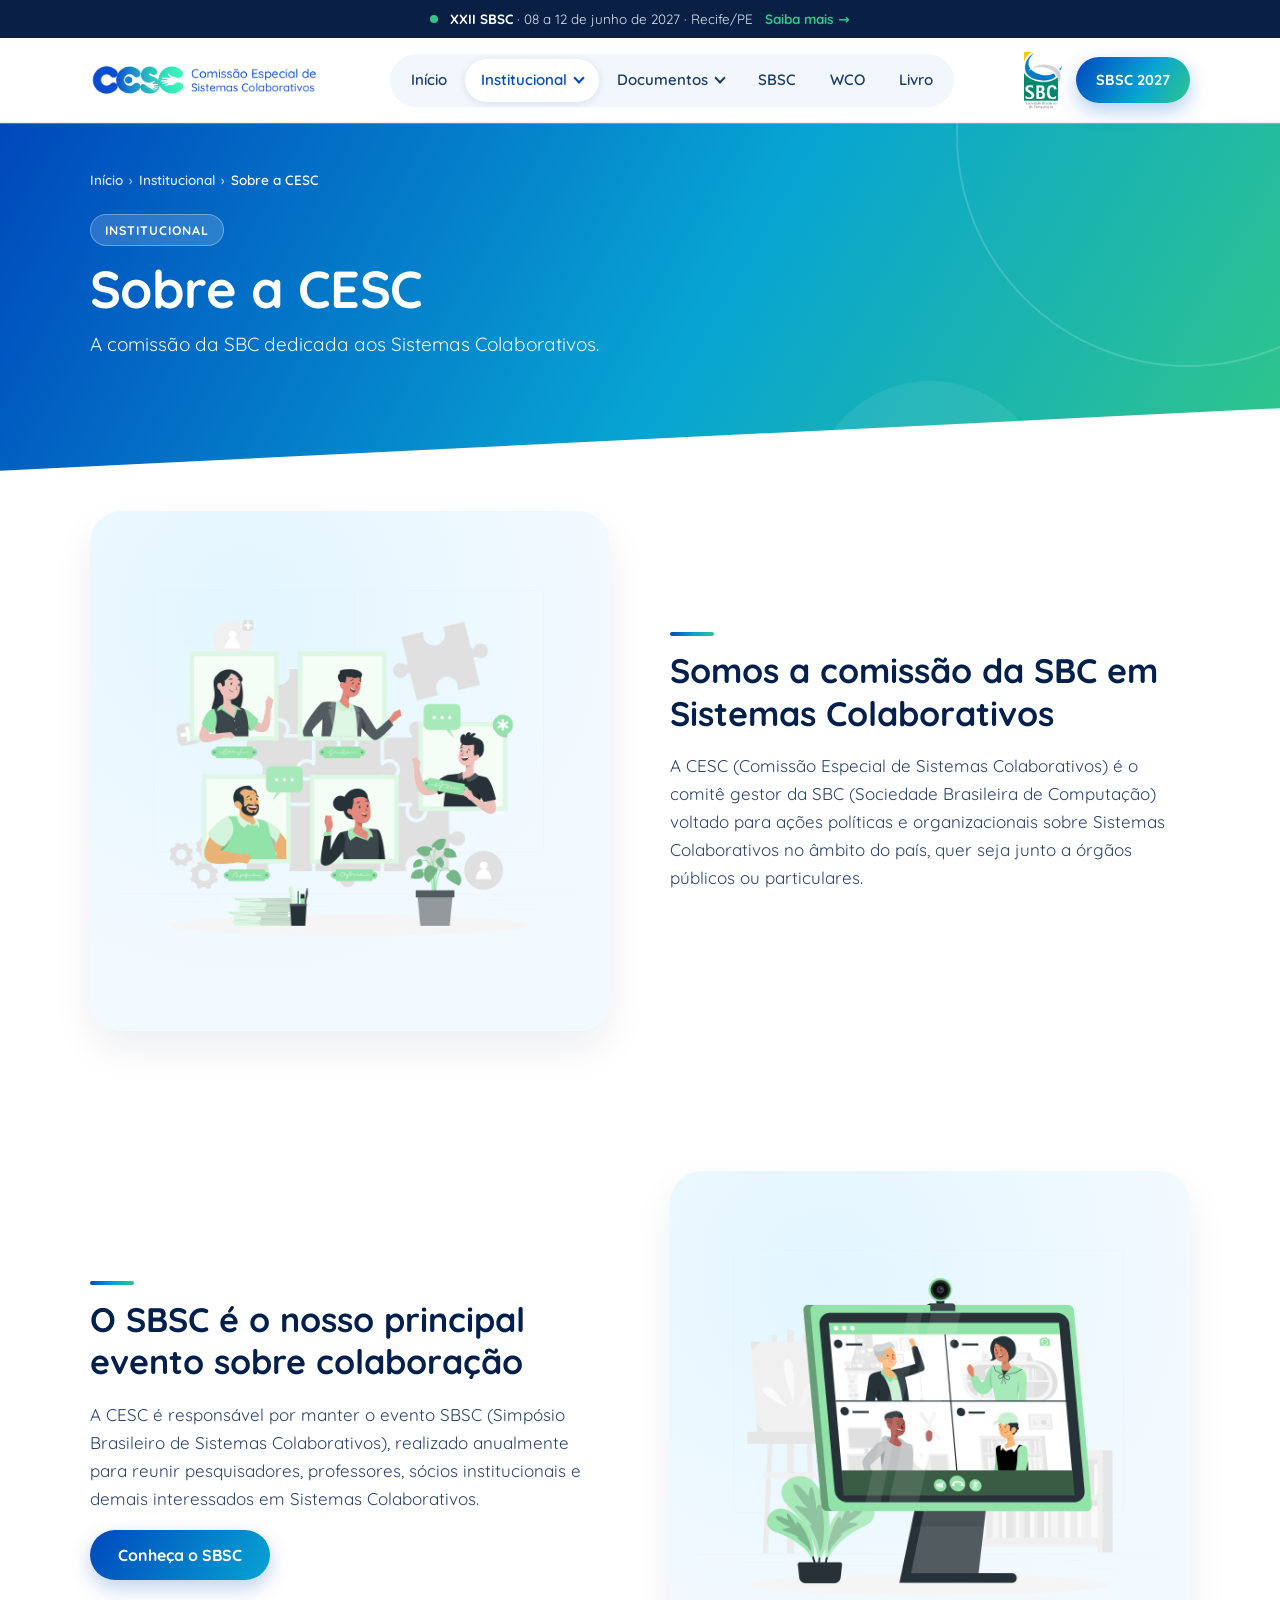
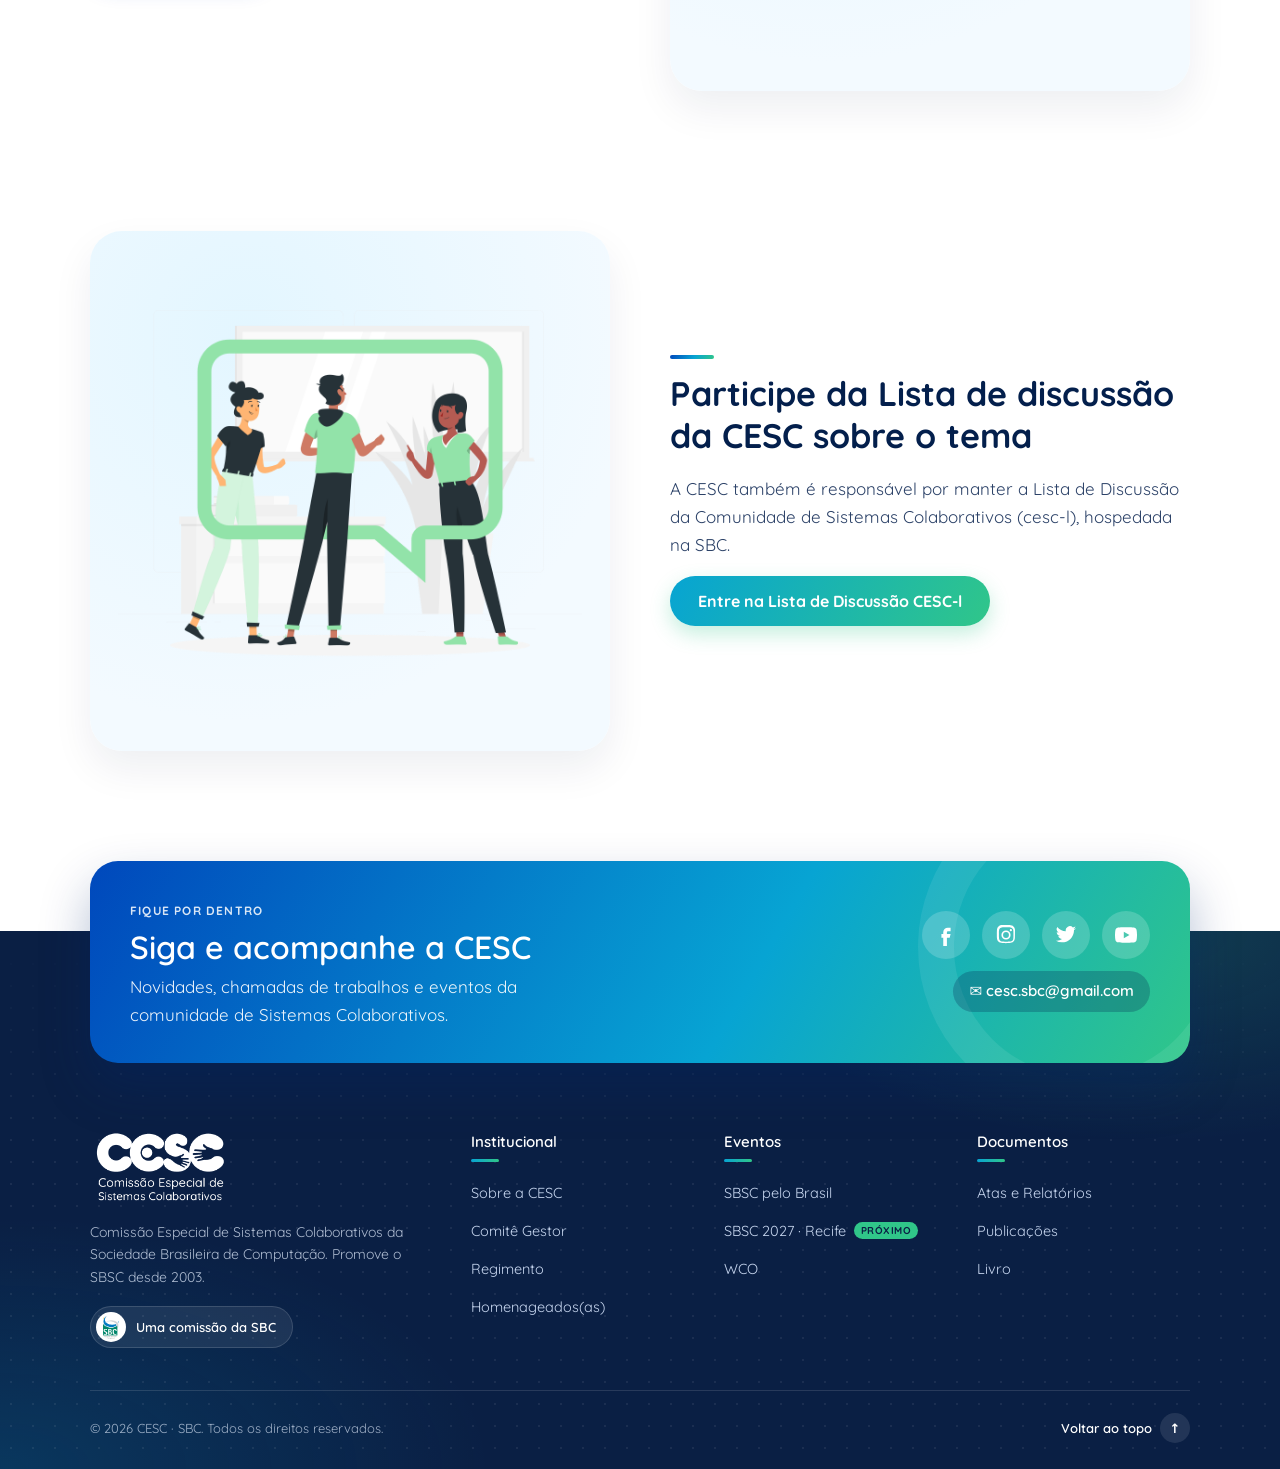
<file: sobre-a-cesc.html>
<!DOCTYPE html>
<html lang="pt-BR">
<head>
  <meta charset="UTF-8">
  <meta name="viewport" content="width=device-width, initial-scale=1">
  <title>Sobre a CESC – CESC</title>
  <meta name="description" content="Comissão Especial de Sistemas Colaborativos da Sociedade Brasileira de Computação.">
  <link rel="icon" href="img/cropped-favicon-08.png">
  <link rel="preconnect" href="https://fonts.googleapis.com">
  <link rel="preconnect" href="https://fonts.gstatic.com" crossorigin>
  <link href="https://fonts.googleapis.com/css2?family=Quicksand:wght@400;500;600;700&display=swap" rel="stylesheet">
  <link rel="stylesheet" href="css/style.css?v=10">
  <link rel="stylesheet" href="css/v2.css?v=4">
</head>
<body class="v2">
  <a class="anuncio2" href="https://sbsc.sbc.org.br/2027/" target="_blank" rel="noopener">
    <span class="an-ponto" aria-hidden="true"></span>
    <span><b>XXII SBSC</b> · 08 a 12 de junho de 2027 · Recife/PE</span>
    <span class="an-cta">Saiba mais <span aria-hidden="true">→</span></span>
  </a>
  <header class="topo topo2" id="topo">
    <div class="container">
      <a class="logo" href="index.html"><img src="img/logo-09.png" alt="CESC – Comissão Especial de Sistemas Colaborativos" width="300" height="45"></a>
      <nav aria-label="Menu principal">
        <button class="btn-menu" aria-label="Abrir menu" aria-expanded="false"><span></span><span></span><span></span></button>
        <ul class="menu">
          <li><a href="index.html">Início</a></li>
          <li class="tem-sub"><a href="comite.html" class="ativo">Institucional</a>
            <ul class="submenu">
              <li><a href="sobre-a-cesc.html" aria-current="page"><b>Sobre a CESC</b><small>História e missão da comissão</small></a></li>
              <li><a href="comite.html"><b>Comitê Gestor</b><small>Quem coordena a CESC</small></a></li>
              <li><a href="regimento.html"><b>Regimento</b><small>Normas de funcionamento</small></a></li>
              <li><a href="homenageados.html"><b>Homenageados(as)</b><small>Pesquisadoras de destaque</small></a></li>
            </ul></li>
          <li class="tem-sub"><a href="atas-relatorios.html">Documentos</a>
            <ul class="submenu">
              <li><a href="atas-relatorios.html"><b>Atas e Relatórios</b><small>Reuniões e prestação de contas</small></a></li>
              <li><a href="publicacoes.html"><b>Publicações</b><small>Anais e produções da área</small></a></li>
            </ul></li>
          <li><a href="sbsc.html">SBSC</a></li>
          <li><a href="wco.html">WCO</a></li>
          <li><a href="livro.html">Livro</a></li>
          <li class="menu-cta-mobile"><a href="https://sbsc.sbc.org.br/2027/" target="_blank" rel="noopener">SBSC 2027 · Recife ↗</a></li>
        </ul>
      </nav>
      <div class="t2-direita">
        <a class="t2-sbc" href="https://www.sbc.org.br/" target="_blank" rel="noopener" title="Realização: Sociedade Brasileira de Computação"><img src="img/sbc.png" alt="SBC"></a>
        <a class="t2-cta" href="https://sbsc.sbc.org.br/2027/" target="_blank" rel="noopener">SBSC 2027</a>
      </div>
    </div>
  </header>

  <section class="pg-hero">
    <div class="container">
      <ol class="migalhas" aria-label="Você está em"><li><a href="index.html">Início</a></li><li><a href="comite.html">Institucional</a></li><li aria-current="page">Sobre a CESC</li></ol>
      <span class="pg-rotulo">Institucional</span>
      <h1>Sobre a CESC</h1>
      <p class="pg-lead">A comissão da SBC dedicada aos Sistemas Colaborativos.</p>
    </div>
  </section>

  <main>
    <section class="section">
      <div class="container bloco">
        <div><img src="img/New-team-members-rafiki.png" alt="" loading="lazy"></div>
        <div>
          <h2>Somos a comissão da SBC em Sistemas Colaborativos</h2>
          <p>A CESC (Comissão Especial de Sistemas Colaborativos) é o comitê gestor da SBC (Sociedade Brasileira de Computação) voltado para ações políticas e organizacionais sobre Sistemas Colaborativos no âmbito do país, quer seja junto a órgãos públicos ou particulares.</p>
        </div>
      </div>
    </section>

    <section class="section">
      <div class="container bloco invertido">
        <div><img src="img/Group-video-rafiki.png" alt="" loading="lazy"></div>
        <div>
          <h2>O SBSC é o nosso principal evento sobre colaboração</h2>
          <p>A CESC é responsável por manter o evento SBSC (Simpósio Brasileiro de Sistemas Colaborativos), realizado anualmente para reunir pesquisadores, professores, sócios institucionais e demais interessados em Sistemas Colaborativos.</p>
          <a class="btn btn-azul" href="sbsc.html">Conheça o SBSC</a>
        </div>
      </div>
    </section>

    <section class="section">
      <div class="container bloco">
        <div><img src="img/Group-Chat-rafiki.png" alt="" loading="lazy"></div>
        <div>
          <h2>Participe da Lista de discussão da CESC sobre o tema</h2>
          <p>A CESC também é responsável por manter a Lista de Discussão da Comunidade de Sistemas Colaborativos (cesc-l), hospedada na SBC.</p>
          <a class="btn btn-verde" href="https://comissoes.sbc.org.br/ce-sc/wp-content/uploads/2020/08/2008CESCregimento.pdf" target="_blank" rel="noopener">Entre na Lista de Discussão CESC-l</a>
        </div>
      </div>
    </section>
  </main>

  <footer class="rodape2">
    <div class="container">
      <div class="r2-cta">
        <div>
          <span class="r2-rotulo">Fique por dentro</span>
          <h2>Siga e acompanhe a CESC</h2>
          <p>Novidades, chamadas de trabalhos e eventos da comunidade de Sistemas Colaborativos.</p>
        </div>
        <div class="r2-cta-acoes">
          <div class="redes"><a class="r-facebook" href="https://www.facebook.com/CESCSBC" target="_blank" rel="noopener" aria-label="Facebook"><svg viewBox="0 0 24 24"><path d="M14 8h3V4h-3c-2.8 0-5 2.2-5 5v2H7v4h2v9h4v-9h3l1-4h-4V9c0-.6.4-1 1-1z"/></svg></a><a class="r-instagram" href="https://www.instagram.com/sbc_cesc/" target="_blank" rel="noopener" aria-label="Instagram"><svg viewBox="0 0 24 24"><path d="M12 7a5 5 0 1 0 0 10 5 5 0 0 0 0-10zm0 8.2a3.2 3.2 0 1 1 0-6.4 3.2 3.2 0 0 1 0 6.4zM17.3 5.5a1.2 1.2 0 1 0 0 2.4 1.2 1.2 0 0 0 0-2.4zM21.9 7.1c-.1-1.6-.4-3-1.6-4.2S17.6 1.3 16 1.2C14.3 1.1 9.7 1.1 8 1.2c-1.6.1-3 .4-4.2 1.6S2.2 5.5 2.1 7.1C2 8.8 2 13.3 2.1 15c.1 1.6.4 3 1.6 4.2s2.6 1.5 4.2 1.6c1.7.1 6.3.1 8 0 1.6-.1 3-.4 4.2-1.6s1.5-2.6 1.6-4.2c.1-1.7.1-6.2.1-7.9zm-2.2 10a3.2 3.2 0 0 1-1.8 1.8c-1.3.5-4.3.4-5.7.4s-4.4.1-5.7-.4A3.2 3.2 0 0 1 4.7 17c-.5-1.3-.4-4.3-.4-5.7s-.1-4.4.4-5.7A3.2 3.2 0 0 1 6.5 4c1.3-.5 4.3-.4 5.7-.4s4.4-.1 5.7.4a3.2 3.2 0 0 1 1.8 1.8c.5 1.3.4 4.3.4 5.7s.1 4.4-.4 5.7z"/></svg></a><a class="r-twitter" href="https://twitter.com/sbc_cesc" target="_blank" rel="noopener" aria-label="Twitter"><svg viewBox="0 0 24 24"><path d="M23 4.6c-.8.4-1.7.6-2.6.7.9-.6 1.6-1.4 2-2.5-.9.5-1.9.9-2.9 1.1a4.5 4.5 0 0 0-7.7 4.1C8 7.8 4.7 6 2.5 3.3a4.5 4.5 0 0 0 1.4 6c-.7 0-1.4-.2-2-.6 0 2.2 1.5 4 3.6 4.4-.7.2-1.4.2-2 .1.6 1.8 2.3 3.1 4.2 3.1A9 9 0 0 1 1 18.2 12.8 12.8 0 0 0 7.9 20c8.3 0 12.8-6.9 12.8-12.8v-.6c.9-.6 1.7-1.4 2.3-2z"/></svg></a><a class="r-youtube" href="https://www.youtube.com/@cescsbc9129" target="_blank" rel="noopener" aria-label="YouTube"><svg viewBox="0 0 24 24"><path d="M23.5 6.2a3 3 0 0 0-2.1-2.1C19.5 3.6 12 3.6 12 3.6s-7.5 0-9.4.5A3 3 0 0 0 .5 6.2 31 31 0 0 0 0 12a31 31 0 0 0 .5 5.8 3 3 0 0 0 2.1 2.1c1.9.5 9.4.5 9.4.5s7.5 0 9.4-.5a3 3 0 0 0 2.1-2.1A31 31 0 0 0 24 12a31 31 0 0 0-.5-5.8zM9.6 15.6V8.4L15.8 12l-6.2 3.6z"/></svg></a></div>
          <a class="r2-email" href="mailto:cesc.sbc@gmail.com"><span aria-hidden="true">✉</span> cesc.sbc@gmail.com</a>
        </div>
      </div>

      <div class="r2-grid">
        <div class="r2-marca">
          <img src="img/logos-cesc-branca.png" alt="CESC – Comissão Especial de Sistemas Colaborativos">
          <p>Comissão Especial de Sistemas Colaborativos da Sociedade Brasileira de Computação. Promove o SBSC desde 2003.</p>
          <a class="r2-sbc" href="https://www.sbc.org.br/" target="_blank" rel="noopener"><img src="img/sbc.png" alt="">Uma comissão da SBC</a>
        </div>
        <nav class="r2-col" aria-label="Institucional">
          <h3>Institucional</h3>
          <ul>
            <li><a href="sobre-a-cesc.html">Sobre a CESC</a></li>
            <li><a href="comite.html">Comitê Gestor</a></li>
            <li><a href="regimento.html">Regimento</a></li>
            <li><a href="homenageados.html">Homenageados(as)</a></li>
          </ul>
        </nav>
        <nav class="r2-col" aria-label="Eventos">
          <h3>Eventos</h3>
          <ul>
            <li><a href="sbsc.html">SBSC pelo Brasil</a></li>
            <li><a href="https://sbsc.sbc.org.br/2027/" target="_blank" rel="noopener">SBSC 2027 · Recife <span class="r2-novo">próximo</span></a></li>
            <li><a href="wco.html">WCO</a></li>
          </ul>
        </nav>
        <nav class="r2-col" aria-label="Documentos">
          <h3>Documentos</h3>
          <ul>
            <li><a href="atas-relatorios.html">Atas e Relatórios</a></li>
            <li><a href="publicacoes.html">Publicações</a></li>
            <li><a href="livro.html">Livro</a></li>
          </ul>
        </nav>
      </div>

      <div class="r2-base">
        <p>© <span class="ano-atual">2026</span> CESC · SBC. Todos os direitos reservados.</p>
        <a class="r2-topo" href="#topo">Voltar ao topo <span aria-hidden="true">↑</span></a>
      </div>
    </div>
  </footer>

  <script src="js/main.js?v=2"></script>
</body>
</html>
</file>
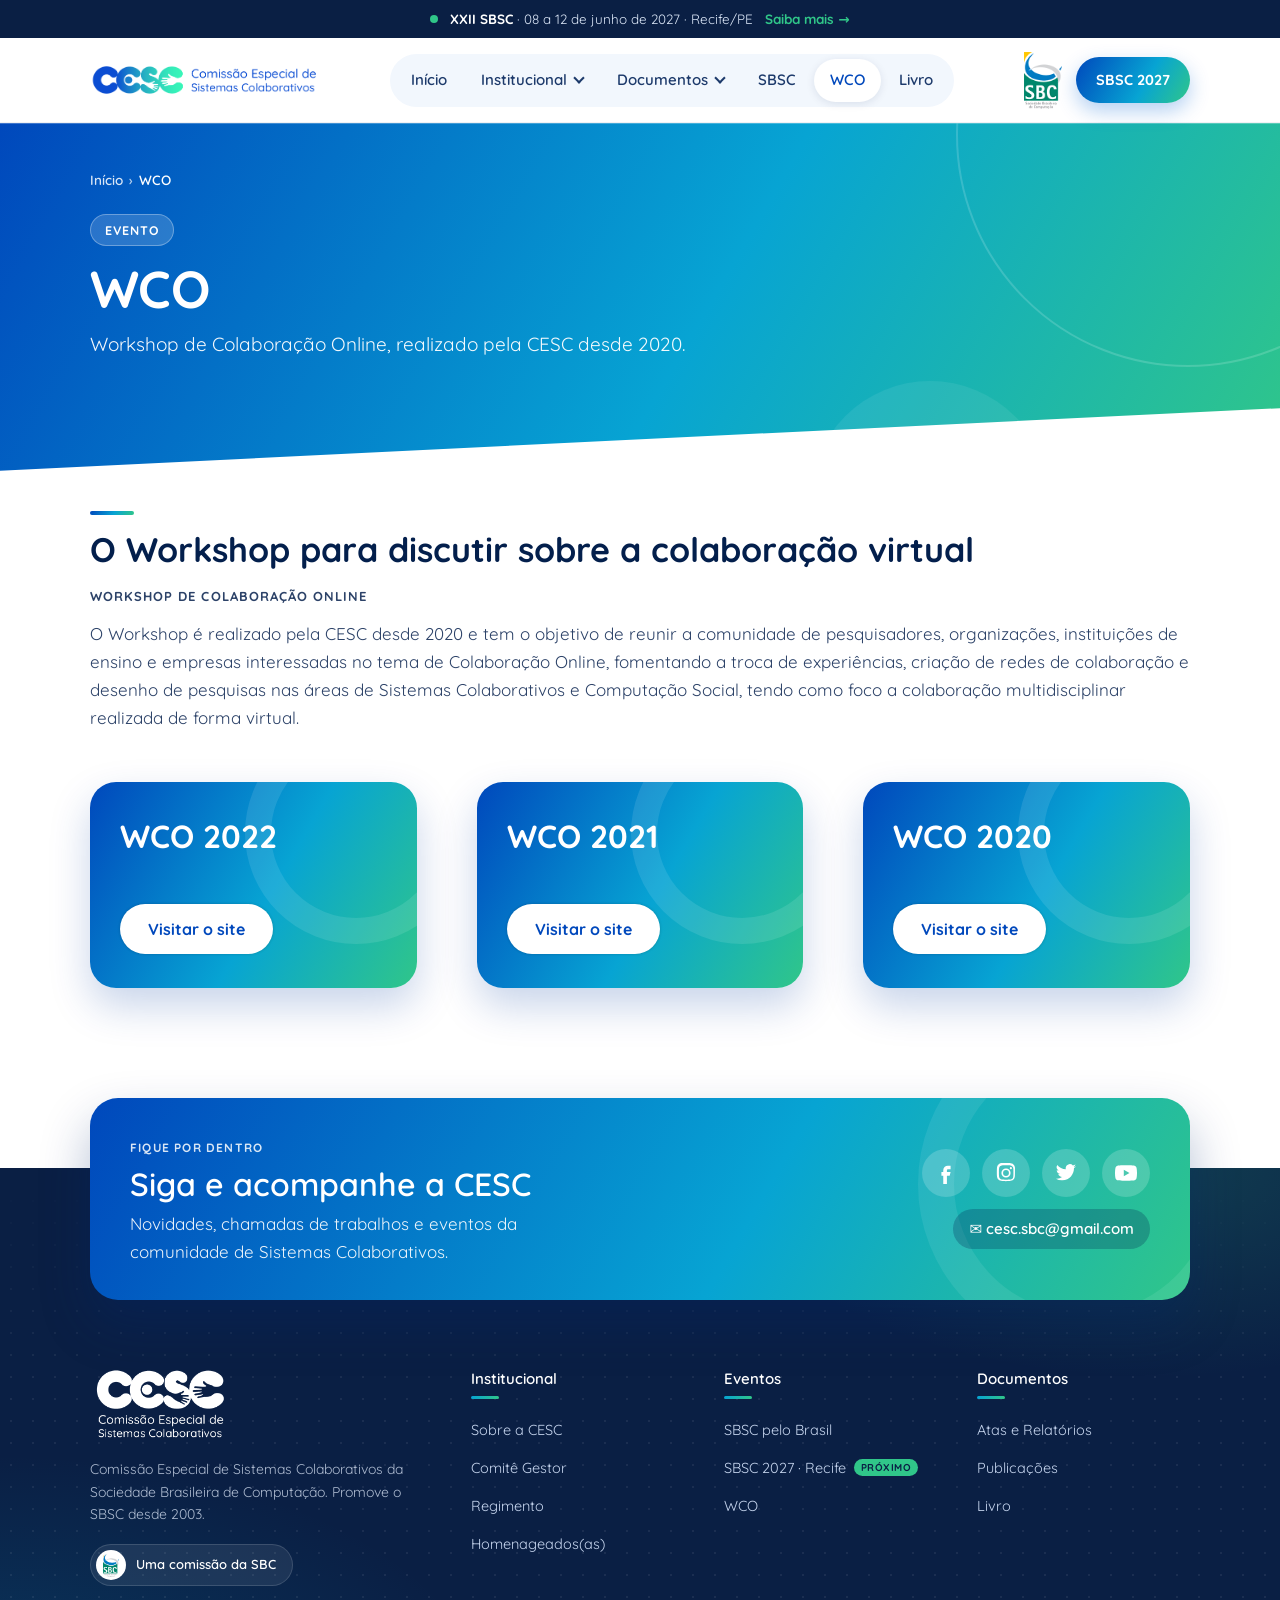
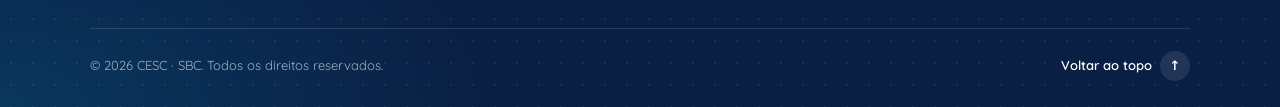
<file: wco.html>
<!DOCTYPE html>
<html lang="pt-BR">
<head>
  <meta charset="UTF-8">
  <meta name="viewport" content="width=device-width, initial-scale=1">
  <title>WCO – CESC</title>
  <meta name="description" content="Comissão Especial de Sistemas Colaborativos da Sociedade Brasileira de Computação.">
  <link rel="icon" href="img/cropped-favicon-08.png">
  <link rel="preconnect" href="https://fonts.googleapis.com">
  <link rel="preconnect" href="https://fonts.gstatic.com" crossorigin>
  <link href="https://fonts.googleapis.com/css2?family=Quicksand:wght@400;500;600;700&display=swap" rel="stylesheet">
  <link rel="stylesheet" href="css/style.css?v=10">
  <link rel="stylesheet" href="css/v2.css?v=4">
</head>
<body class="v2">
  <a class="anuncio2" href="https://sbsc.sbc.org.br/2027/" target="_blank" rel="noopener">
    <span class="an-ponto" aria-hidden="true"></span>
    <span><b>XXII SBSC</b> · 08 a 12 de junho de 2027 · Recife/PE</span>
    <span class="an-cta">Saiba mais <span aria-hidden="true">→</span></span>
  </a>
  <header class="topo topo2" id="topo">
    <div class="container">
      <a class="logo" href="index.html"><img src="img/logo-09.png" alt="CESC – Comissão Especial de Sistemas Colaborativos" width="300" height="45"></a>
      <nav aria-label="Menu principal">
        <button class="btn-menu" aria-label="Abrir menu" aria-expanded="false"><span></span><span></span><span></span></button>
        <ul class="menu">
          <li><a href="index.html">Início</a></li>
          <li class="tem-sub"><a href="comite.html">Institucional</a>
            <ul class="submenu">
              <li><a href="sobre-a-cesc.html"><b>Sobre a CESC</b><small>História e missão da comissão</small></a></li>
              <li><a href="comite.html"><b>Comitê Gestor</b><small>Quem coordena a CESC</small></a></li>
              <li><a href="regimento.html"><b>Regimento</b><small>Normas de funcionamento</small></a></li>
              <li><a href="homenageados.html"><b>Homenageados(as)</b><small>Pesquisadoras de destaque</small></a></li>
            </ul></li>
          <li class="tem-sub"><a href="atas-relatorios.html">Documentos</a>
            <ul class="submenu">
              <li><a href="atas-relatorios.html"><b>Atas e Relatórios</b><small>Reuniões e prestação de contas</small></a></li>
              <li><a href="publicacoes.html"><b>Publicações</b><small>Anais e produções da área</small></a></li>
            </ul></li>
          <li><a href="sbsc.html">SBSC</a></li>
          <li><a href="wco.html" class="ativo" aria-current="page">WCO</a></li>
          <li><a href="livro.html">Livro</a></li>
          <li class="menu-cta-mobile"><a href="https://sbsc.sbc.org.br/2027/" target="_blank" rel="noopener">SBSC 2027 · Recife ↗</a></li>
        </ul>
      </nav>
      <div class="t2-direita">
        <a class="t2-sbc" href="https://www.sbc.org.br/" target="_blank" rel="noopener" title="Realização: Sociedade Brasileira de Computação"><img src="img/sbc.png" alt="SBC"></a>
        <a class="t2-cta" href="https://sbsc.sbc.org.br/2027/" target="_blank" rel="noopener">SBSC 2027</a>
      </div>
    </div>
  </header>

  <section class="pg-hero">
    <div class="container">
      <ol class="migalhas" aria-label="Você está em"><li><a href="index.html">Início</a></li><li aria-current="page">WCO</li></ol>
      <span class="pg-rotulo">Evento</span>
      <h1>WCO</h1>
      <p class="pg-lead">Workshop de Colaboração Online, realizado pela CESC desde 2020.</p>
    </div>
  </section>

  <main>
    <section class="section">
      <div class="container">
        <h2>O Workshop para discutir sobre a colaboração virtual</h2>
        <p class="subtitulo">Workshop de Colaboração Online</p>
        <p>O Workshop é realizado pela CESC desde 2020 e tem o objetivo de reunir a comunidade de pesquisadores, organizações, instituições de ensino e empresas interessadas no tema de Colaboração Online, fomentando a troca de experiências, criação de redes de colaboração e desenho de pesquisas nas áreas de Sistemas Colaborativos e Computação Social, tendo como foco a colaboração multidisciplinar realizada de forma virtual.</p>
        <div class="edicoes" style="margin-top:50px">
          <div class="edicao"><h3>WCO 2022</h3><div class="local"></div><a class="btn btn-branco" href="http://www.wco2022.nce.ufrj.br/" target="_blank" rel="noopener">Visitar o site</a></div>
          <div class="edicao"><h3>WCO 2021</h3><div class="local"></div><a class="btn btn-branco" href="https://www.wco2021.nce.ufrj.br/" target="_blank" rel="noopener">Visitar o site</a></div>
          <div class="edicao"><h3>WCO 2020</h3><div class="local"></div><a class="btn btn-branco" href="http://www.wco2020.nce.ufrj.br/" target="_blank" rel="noopener">Visitar o site</a></div>
        </div>
      </div>
    </section>
  </main>

  <footer class="rodape2">
    <div class="container">
      <div class="r2-cta">
        <div>
          <span class="r2-rotulo">Fique por dentro</span>
          <h2>Siga e acompanhe a CESC</h2>
          <p>Novidades, chamadas de trabalhos e eventos da comunidade de Sistemas Colaborativos.</p>
        </div>
        <div class="r2-cta-acoes">
          <div class="redes"><a class="r-facebook" href="https://www.facebook.com/CESCSBC" target="_blank" rel="noopener" aria-label="Facebook"><svg viewBox="0 0 24 24"><path d="M14 8h3V4h-3c-2.8 0-5 2.2-5 5v2H7v4h2v9h4v-9h3l1-4h-4V9c0-.6.4-1 1-1z"/></svg></a><a class="r-instagram" href="https://www.instagram.com/sbc_cesc/" target="_blank" rel="noopener" aria-label="Instagram"><svg viewBox="0 0 24 24"><path d="M12 7a5 5 0 1 0 0 10 5 5 0 0 0 0-10zm0 8.2a3.2 3.2 0 1 1 0-6.4 3.2 3.2 0 0 1 0 6.4zM17.3 5.5a1.2 1.2 0 1 0 0 2.4 1.2 1.2 0 0 0 0-2.4zM21.9 7.1c-.1-1.6-.4-3-1.6-4.2S17.6 1.3 16 1.2C14.3 1.1 9.7 1.1 8 1.2c-1.6.1-3 .4-4.2 1.6S2.2 5.5 2.1 7.1C2 8.8 2 13.3 2.1 15c.1 1.6.4 3 1.6 4.2s2.6 1.5 4.2 1.6c1.7.1 6.3.1 8 0 1.6-.1 3-.4 4.2-1.6s1.5-2.6 1.6-4.2c.1-1.7.1-6.2.1-7.9zm-2.2 10a3.2 3.2 0 0 1-1.8 1.8c-1.3.5-4.3.4-5.7.4s-4.4.1-5.7-.4A3.2 3.2 0 0 1 4.7 17c-.5-1.3-.4-4.3-.4-5.7s-.1-4.4.4-5.7A3.2 3.2 0 0 1 6.5 4c1.3-.5 4.3-.4 5.7-.4s4.4-.1 5.7.4a3.2 3.2 0 0 1 1.8 1.8c.5 1.3.4 4.3.4 5.7s.1 4.4-.4 5.7z"/></svg></a><a class="r-twitter" href="https://twitter.com/sbc_cesc" target="_blank" rel="noopener" aria-label="Twitter"><svg viewBox="0 0 24 24"><path d="M23 4.6c-.8.4-1.7.6-2.6.7.9-.6 1.6-1.4 2-2.5-.9.5-1.9.9-2.9 1.1a4.5 4.5 0 0 0-7.7 4.1C8 7.8 4.7 6 2.5 3.3a4.5 4.5 0 0 0 1.4 6c-.7 0-1.4-.2-2-.6 0 2.2 1.5 4 3.6 4.4-.7.2-1.4.2-2 .1.6 1.8 2.3 3.1 4.2 3.1A9 9 0 0 1 1 18.2 12.8 12.8 0 0 0 7.9 20c8.3 0 12.8-6.9 12.8-12.8v-.6c.9-.6 1.7-1.4 2.3-2z"/></svg></a><a class="r-youtube" href="https://www.youtube.com/@cescsbc9129" target="_blank" rel="noopener" aria-label="YouTube"><svg viewBox="0 0 24 24"><path d="M23.5 6.2a3 3 0 0 0-2.1-2.1C19.5 3.6 12 3.6 12 3.6s-7.5 0-9.4.5A3 3 0 0 0 .5 6.2 31 31 0 0 0 0 12a31 31 0 0 0 .5 5.8 3 3 0 0 0 2.1 2.1c1.9.5 9.4.5 9.4.5s7.5 0 9.4-.5a3 3 0 0 0 2.1-2.1A31 31 0 0 0 24 12a31 31 0 0 0-.5-5.8zM9.6 15.6V8.4L15.8 12l-6.2 3.6z"/></svg></a></div>
          <a class="r2-email" href="mailto:cesc.sbc@gmail.com"><span aria-hidden="true">✉</span> cesc.sbc@gmail.com</a>
        </div>
      </div>

      <div class="r2-grid">
        <div class="r2-marca">
          <img src="img/logos-cesc-branca.png" alt="CESC – Comissão Especial de Sistemas Colaborativos">
          <p>Comissão Especial de Sistemas Colaborativos da Sociedade Brasileira de Computação. Promove o SBSC desde 2003.</p>
          <a class="r2-sbc" href="https://www.sbc.org.br/" target="_blank" rel="noopener"><img src="img/sbc.png" alt="">Uma comissão da SBC</a>
        </div>
        <nav class="r2-col" aria-label="Institucional">
          <h3>Institucional</h3>
          <ul>
            <li><a href="sobre-a-cesc.html">Sobre a CESC</a></li>
            <li><a href="comite.html">Comitê Gestor</a></li>
            <li><a href="regimento.html">Regimento</a></li>
            <li><a href="homenageados.html">Homenageados(as)</a></li>
          </ul>
        </nav>
        <nav class="r2-col" aria-label="Eventos">
          <h3>Eventos</h3>
          <ul>
            <li><a href="sbsc.html">SBSC pelo Brasil</a></li>
            <li><a href="https://sbsc.sbc.org.br/2027/" target="_blank" rel="noopener">SBSC 2027 · Recife <span class="r2-novo">próximo</span></a></li>
            <li><a href="wco.html">WCO</a></li>
          </ul>
        </nav>
        <nav class="r2-col" aria-label="Documentos">
          <h3>Documentos</h3>
          <ul>
            <li><a href="atas-relatorios.html">Atas e Relatórios</a></li>
            <li><a href="publicacoes.html">Publicações</a></li>
            <li><a href="livro.html">Livro</a></li>
          </ul>
        </nav>
      </div>

      <div class="r2-base">
        <p>© <span class="ano-atual">2026</span> CESC · SBC. Todos os direitos reservados.</p>
        <a class="r2-topo" href="#topo">Voltar ao topo <span aria-hidden="true">↑</span></a>
      </div>
    </div>
  </footer>

  <script src="js/main.js?v=2"></script>
</body>
</html>
</file>
<file: css/style.css>
/* =========================================================
   CESC – Comissão Especial de Sistemas Colaborativos
   Folha de estilos única (HTML + CSS puro, sem framework)
   ========================================================= */

:root {
  --azul: #0048bc;
  --azul-escuro: #031f4c;
  --ciano: #07a4d3;
  --verde: #30c689;
  --roxo: #7a5bff;
  --texto: #031f4c;
  --cinza: #4d4d4d;
  --navy: #0a1f44;
  --claro: #ecfbff;
  --sombra: 0 0 10px rgba(0, 0, 0, .18);
  --raio: 20px;
  --largura: 1140px;
}

* { box-sizing: border-box; }

html { scroll-behavior: smooth; scroll-padding-top: 110px; }

body {
  margin: 0;
  font-family: "Quicksand", system-ui, sans-serif;
  font-size: 17px;
  line-height: 1.65;
  color: var(--texto);
  background: #fff;
}

img { max-width: 100%; height: auto; display: block; }
a { color: var(--azul); }
h1, h2, h3, h4 { line-height: 1.25; margin: 0 0 .5em; color: var(--azul); font-weight: 600; }
p { margin: 0 0 1em; }

.container { width: 100%; max-width: var(--largura); margin: 0 auto; padding: 0 20px; }
.section { padding: 70px 0; }
.center { text-align: center; }

/* ---------- Botões ---------- */
.btn {
  display: inline-block;
  padding: 12px 28px;
  border-radius: 50px;
  font-weight: 700;
  font-size: 16px;
  text-decoration: none;
  transition: transform .2s, box-shadow .2s, background .2s;
  box-shadow: 0 0 3px rgba(0, 0, 0, .2);
}
.btn:hover { transform: translateY(-2px); box-shadow: 0 6px 14px rgba(0, 0, 0, .18); }
.btn-branco { background: #fff; color: var(--azul); }
.btn-verde { background: var(--verde); color: #fff; }
.btn-azul { background: var(--azul); color: #fff; }
.btn-contorno {
  background: #fff; color: var(--azul); border: 1px solid var(--azul);
  padding: 6px 20px; font-size: 14px; font-weight: 600; box-shadow: none;
}
.btn-contorno::after { content: " →"; font-weight: 700; }
.btn-contorno.desabilitado { opacity: .7; pointer-events: none; }

/* ---------- Cabeçalho ---------- */
.topo {
  position: sticky; top: 0; z-index: 100;
  background: #fff;
  box-shadow: 0 2px 8px rgba(0, 0, 0, .05);
}
.topo .container {
  display: flex; align-items: center; justify-content: space-between;
  gap: 20px; min-height: 96px;
}
.topo .logo img { width: 260px; }
.topo .realizacao { text-align: center; font-size: 10px; color: var(--azul); font-weight: 600; }
.topo .realizacao img { width: 52px; margin: 0 auto 2px; }

.menu { display: flex; list-style: none; margin: 0; padding: 0; gap: 6px; }
.menu > li { position: relative; }
.menu a {
  display: block; padding: 10px 16px;
  text-decoration: none; color: var(--azul); font-weight: 600; font-size: 16px;
}
.menu a:hover, .menu a.ativo { color: var(--ciano); }
.menu .tem-sub > a::after { content: "▾"; margin-left: 6px; font-size: 13px; }
.submenu {
  position: absolute; top: 100%; left: 0; min-width: 200px;
  list-style: none; margin: 0; padding: 8px 0;
  background: #fff; border-radius: 10px; box-shadow: var(--sombra);
  opacity: 0; visibility: hidden; transform: translateY(8px);
  transition: .2s;
}
.menu .tem-sub:hover .submenu,
.menu .tem-sub:focus-within .submenu { opacity: 1; visibility: visible; transform: none; }
.submenu a { padding: 8px 20px; font-size: 15px; }

.btn-menu {
  display: none; background: none; border: 0; cursor: pointer;
  width: 44px; height: 44px; padding: 10px;
}
.btn-menu span { display: block; height: 3px; background: var(--azul); border-radius: 2px; margin: 5px 0; transition: .3s; }

/* ---------- Banner de título das páginas internas ---------- */
.titulo-pagina {
  background: linear-gradient(90deg, #0048bc 0%, #07a4d3 55%, #30c689 100%);
  color: #fff;
  padding: 50px 0 70px;
  clip-path: polygon(0 0, 100% 0, 100% 72%, 0 100%);
}
.titulo-pagina h1 { color: #fff; font-size: 48px; margin: 0; }

/* ---------- Home: cards do topo ---------- */
.hero { padding: 40px 0 60px; }
.hero-grid { display: grid; grid-template-columns: 1fr 1fr; gap: 40px; align-items: start; }

.card {
  border-radius: var(--raio);
  box-shadow: var(--sombra);
  padding: 30px;
  background: #fff;
}
.card-cesc {
  background: url("../img/fund-card-10.jpg") center/cover;
  color: rgba(255, 255, 255, .85);
  padding: 50px 30px;
  margin-bottom: 25px;
}
.card-cesc h2 { color: rgba(255, 255, 255, .95); font-size: 36px; }
.card-cesc p { font-size: 20px; margin-bottom: 1.4em; }
.card-comite h2 { color: var(--cinza); font-size: 36px; }

.redes-titulo { text-align: center; font-size: 25px; font-weight: 800; color: var(--azul); margin-bottom: 14px; }
.redes { display: flex; gap: 12px; justify-content: center; margin-bottom: 20px; }
.redes a {
  width: 48px; height: 48px; border-radius: 50%;
  display: grid; place-items: center; color: #fff;
  transition: transform .2s;
}
.redes a:hover { transform: scale(1.1); }
.redes svg { width: 22px; height: 22px; fill: currentColor; }
.r-facebook { background: #3b5998; }
.r-instagram { background: #e4405f; }
.r-twitter { background: #1da1f2; }
.r-youtube { background: #cd201f; }

/* ---------- Slider ---------- */
.slider { position: relative; overflow: hidden; background: #1878bf; aspect-ratio: 16 / 13; }
.slides { display: flex; height: 100%; transition: transform .6s ease; }
.slide { flex: 0 0 100%; position: relative; height: 100%; }
.slide img { width: 100%; height: 100%; object-fit: cover; }
.slide .btn-slide {
  position: absolute; left: 50%; bottom: 14%; transform: translateX(-50%);
  border: 2px solid #fff; color: #fff; border-radius: 50px;
  padding: 10px 26px; text-decoration: none; font-weight: 600; white-space: nowrap;
}
.slide .btn-slide:hover { background: #fff; color: #1878bf; }
.seta {
  position: absolute; top: 50%; transform: translateY(-50%);
  background: none; border: 0; color: rgba(255, 255, 255, .85);
  font-size: 40px; cursor: pointer; padding: 10px; line-height: 1;
}
.seta.ant { left: 4px; }
.seta.prox { right: 4px; }
.pontos { position: absolute; bottom: 10px; width: 100%; display: flex; justify-content: center; gap: 8px; }
.pontos button {
  width: 9px; height: 9px; border-radius: 50%; border: 0; padding: 0;
  background: rgba(255, 255, 255, .5); cursor: pointer;
}
.pontos button.ativo { background: #fff; }

/* ---------- Blocos imagem + texto ---------- */
.bloco { display: grid; grid-template-columns: 1fr 1fr; gap: 60px; align-items: center; }
.bloco.invertido > :first-child { order: 2; }
.bloco h2, .bloco h3 { font-size: 32px; }
.subtitulo { color: var(--verde); font-weight: 600; font-size: 18px; margin-top: -.3em; }

/* ---------- Eventos em órbita (home) ---------- */
.eventos-titulo { text-align: center; font-size: 30px; }
.orbita {
  position: relative; width: 400px; height: 400px; margin: 30px auto 0;
  border: 4px solid #eeeaff; border-radius: 50%;
}
.orbita-btn {
  position: absolute; width: 86px; height: 86px; border-radius: 50%;
  background: #fff; border: 0; box-shadow: 0 6px 20px rgba(122, 91, 255, .18);
  color: var(--roxo); font: 600 13px "Quicksand", sans-serif; cursor: pointer;
  display: grid; place-items: center; transform: translate(-50%, -50%);
  transition: .25s;
}
.orbita-btn span { display: flex; flex-direction: column; align-items: center; }
.orbita-btn svg { width: 18px; height: 18px; fill: currentColor; margin-bottom: 2px; }
.orbita-btn:hover, .orbita-btn.ativo { background: var(--roxo); color: #fff; }
.orbita-btn[data-pos="0"] { left: 50%; top: 0; }
.orbita-btn[data-pos="1"] { left: 93%; top: 75%; }
.orbita-btn[data-pos="2"] { left: 7%; top: 75%; }
.orbita-conteudo {
  position: absolute; inset: 70px; display: grid; place-items: center; text-align: center;
}
.orbita-painel { display: none; }
.orbita-painel.ativo { display: block; animation: surgir .4s ease; }
.orbita-painel h3 { font-size: 28px; color: var(--roxo); margin-bottom: .3em; }
.orbita-painel p { font-size: 15px; margin-bottom: .8em; }
.orbita-painel a { font-weight: 700; color: var(--roxo); text-decoration: none; font-size: 15px; }
@keyframes surgir { from { opacity: 0; transform: scale(.96); } to { opacity: 1; transform: none; } }

/* ---------- Arco de tecnologias ---------- */
.arco {
  position: relative; max-width: 900px; height: 470px; margin: 40px auto 0;
}
.arco::before {
  content: ""; position: absolute; left: 50%; bottom: 0;
  width: 700px; height: 700px; transform: translate(-50%, 50%);
  border: 4px solid #eeeaff; border-radius: 50%;
}
.arco-item {
  position: absolute; width: 108px; height: 108px; border-radius: 50%;
  background: #fff; box-shadow: 0 6px 22px rgba(122, 91, 255, .14);
  display: grid; place-content: center; text-align: center;
  color: var(--roxo); font-size: 14px; line-height: 1.3; transform: translate(-50%, -50%);
  font-family: system-ui, sans-serif;
}
.arco-item svg { width: 16px; height: 16px; fill: currentColor; margin: 0 auto 4px; }

/* ---------- Destaques SBC ---------- */
.banners { display: grid; grid-template-columns: 1fr 1fr; gap: 20px; }
.banners a { display: block; transition: transform .2s; }
.banners a:hover { transform: translateY(-3px); }

/* ---------- Comitê ---------- */
.membros { display: grid; grid-template-columns: repeat(3, 1fr); gap: 40px 30px; margin: 40px 0; }
.membro { display: flex; gap: 22px; align-items: flex-start; }
.membro img.foto { width: 110px; height: 110px; border-radius: 50%; object-fit: cover; flex-shrink: 0; }
.membro h4 { font-size: 18px; margin: 0 0 2px; }
.membro .inst { color: var(--azul); font-size: 14px; }
.membro .cargo { color: #3a9e78; font-size: 14px; margin-bottom: 6px; }
.membro .lattes img { width: 32px; }
.membros.consultivos { margin-top: 70px; }

.faixa-clara {
  background: var(--claro);
  clip-path: polygon(0 4%, 100% 0, 100% 100%, 0 100%);
  padding-top: 100px;
}
.anteriores { display: grid; grid-template-columns: repeat(3, 1fr); gap: 30px; }
.anteriores h3 { font-size: 20px; }
.anteriores ul { margin: 0; padding-left: 20px; }

/* ---------- Regimento ---------- */
.regimento h2 {
  font-size: 22px; margin-top: 1.6em; padding: 12px 18px;
  background: var(--claro); border-left: 5px solid var(--azul); border-radius: 6px;
}
.regimento ol { padding-left: 24px; }
.regimento ol ol { list-style: lower-alpha; margin: .4em 0; }
.regimento li { margin-bottom: .45em; }

/* ---------- Atas ---------- */
.atas { display: grid; grid-template-columns: repeat(3, 1fr); gap: 40px 60px; margin: 30px 0 60px; }
.ata {
  display: flex; gap: 26px; align-items: center;
  border: 1.5px solid var(--azul); border-radius: 10px; padding: 26px 36px;
}
.ata.destaque { grid-column: 1 / -1; }
.ata svg { width: 34px; height: 40px; flex-shrink: 0; }
.ata .ano { font-size: 26px; font-weight: 700; color: var(--azul); line-height: 1.1; }
.ata .desc { color: var(--azul); font-size: 16px; margin-bottom: 8px; }

/* ---------- Cards de edições (SBSC/WCO) ---------- */
.edicoes { display: grid; grid-template-columns: repeat(3, 1fr); gap: 50px 60px; margin-top: 30px; }
.edicao {
  background: url("../img/fund-card-10.jpg") center/cover;
  border-radius: var(--raio); box-shadow: var(--sombra);
  color: #fff; padding: 40px 34px;
}
.edicao h3 { color: #fff; font-size: 34px; margin-bottom: .1em; }
.edicao .local { opacity: .9; margin-bottom: 1em; min-height: 1.6em; }

/* ---------- Galeria ---------- */
.galeria { position: relative; }
.galeria-trilho {
  display: flex; gap: 8px; overflow-x: auto; scroll-snap-type: x mandatory;
  scroll-behavior: smooth; scrollbar-width: none; padding-bottom: 4px;
}
.galeria-trilho::-webkit-scrollbar { display: none; }
.galeria-trilho button {
  flex: 0 0 calc((100% - 48px) / 7); aspect-ratio: 1; padding: 0; border: 0;
  cursor: zoom-in; scroll-snap-align: start; background: #eee;
}
.galeria-trilho img { width: 100%; height: 100%; object-fit: cover; }
.galeria .seta { color: #fff; text-shadow: 0 0 6px rgba(0, 0, 0, .6); }

.lightbox {
  position: fixed; inset: 0; z-index: 999; background: rgba(0, 0, 0, .88);
  display: none; place-items: center; padding: 30px;
}
.lightbox.aberto { display: grid; }
.lightbox img { max-height: 88vh; width: auto; border-radius: 6px; }
.lightbox .fechar {
  position: absolute; top: 14px; right: 22px; background: none; border: 0;
  color: #fff; font-size: 42px; cursor: pointer;
}

/* ---------- Rodapé ---------- */
.rodape {
  background: var(--navy); color: #fff;
  clip-path: polygon(0 40px, 100% 0, 100% 100%, 0 100%);
  padding: 100px 0 40px; margin-top: 40px;
}
.rodape-grid { display: grid; grid-template-columns: 1.2fr 2.4fr 1.4fr; gap: 40px; }
.rodape .marca img { width: 130px; margin-bottom: 18px; }
.rodape .marca p { font-size: 13px; opacity: .7; margin: 0; }
.rodape-menu { display: flex; gap: 60px; list-style: none; padding: 0; margin: 0; }
.rodape-menu a, .rodape a { color: #fff; text-decoration: none; font-weight: 600; }
.rodape-menu a:hover { color: var(--ciano); }
.rodape h2 { color: #fff; font-size: 18px; }
.rodape .email { color: var(--ciano); font-weight: 400; font-size: 14px; }
.rodape .redes { justify-content: flex-start; margin-top: 16px; }
.rodape .redes a { width: 36px; height: 36px; background: rgba(255, 255, 255, .1); }
.rodape .redes svg { width: 16px; height: 16px; }

/* ---------- Responsivo ---------- */
@media (max-width: 1024px) {
  .btn-menu { display: block; }
  .topo .realizacao { display: none; }
  .menu {
    position: absolute; top: 100%; left: 0; right: 0;
    flex-direction: column; gap: 0; background: #fff;
    box-shadow: 0 10px 20px rgba(0, 0, 0, .08);
    max-height: 0; overflow: hidden; transition: max-height .35s ease;
  }
  .menu.aberto { max-height: 80vh; overflow-y: auto; }
  .menu a { padding: 12px 24px; border-top: 1px solid #f0f0f0; }
  .submenu { position: static; opacity: 1; visibility: visible; transform: none; box-shadow: none; padding: 0 0 0 16px; }
  .btn-menu.aberto span:nth-child(1) { transform: translateY(8px) rotate(45deg); }
  .btn-menu.aberto span:nth-child(2) { opacity: 0; }
  .btn-menu.aberto span:nth-child(3) { transform: translateY(-8px) rotate(-45deg); }
  .membros, .atas, .edicoes, .anteriores { grid-template-columns: repeat(2, 1fr); }
  .galeria-trilho button { flex-basis: calc((100% - 24px) / 4); }
}

@media (max-width: 767px) {
  body { font-size: 16px; }
  .section { padding: 45px 0; }
  .topo .container { min-height: 76px; }
  .topo .logo img { width: 200px; }
  .titulo-pagina { padding: 34px 0 54px; }
  .titulo-pagina h1 { font-size: 34px; }
  .hero-grid, .bloco, .banners, .rodape-grid { grid-template-columns: 1fr; gap: 30px; }
  .bloco.invertido > :first-child { order: 0; }
  .bloco h2, .bloco h3 { font-size: 26px; }
  .membros, .atas, .edicoes, .anteriores { grid-template-columns: 1fr; }
  .ata.destaque { grid-column: auto; }
  .rodape-menu { flex-direction: column; gap: 10px; }
  .orbita { width: 300px; height: 300px; margin-top: 70px; }
  .orbita-conteudo { inset: 48px; }
  .orbita-painel h3 { font-size: 22px; }
  .orbita-painel p { font-size: 13px; }
  .arco { height: auto; display: flex; flex-wrap: wrap; justify-content: center; gap: 14px; }
  .arco::before { display: none; }
  .arco-item { position: static; transform: none; }
  .galeria-trilho button { flex-basis: calc((100% - 16px) / 3); }
}

/* =========================================================
   Pesquisadores(as) Homenageados(as)
   ========================================================= */
.homenagem { background: linear-gradient(180deg, #fff 0%, #f3faff 100%); }
.homenagem-intro { max-width: 760px; margin: 0 auto 44px; text-align: center; }
.homenagem-intro .rotulo { margin-bottom: 10px; }
.homenagem-intro h2 { font-size: 34px; }
.homenagem-intro p { font-size: 18px; color: #3d5275; }

.rotulo {
  display: inline-flex; align-items: center; gap: 8px;
  font-size: 13px; font-weight: 700; letter-spacing: .1em; text-transform: uppercase; color: #18875a;
}
.rotulo::before { content: ""; width: 22px; height: 2px; background: var(--verde); border-radius: 2px; }

.homenageados { display: grid; gap: 26px; max-width: 920px; margin: 0 auto; padding: 0; list-style: none; }

.homenageado {
  position: relative; display: grid; grid-template-columns: 170px minmax(0, 1fr) 140px;
  background: #fff; border-radius: 22px; overflow: hidden;
  box-shadow: 0 12px 34px rgba(3, 31, 76, .08), 0 2px 6px rgba(3, 31, 76, .04);
  transition: transform .3s ease, box-shadow .3s ease;
}
.homenageado:hover { transform: translateY(-4px); box-shadow: 0 26px 60px rgba(3, 31, 76, .13), 0 2px 6px rgba(3, 31, 76, .05); }

/* Foto circular com anel em degradê */
.hom-foto { display: grid; place-items: center; padding: 22px 8px 22px 24px; }
.foto-anel {
  width: 128px; height: 128px; border-radius: 50%; padding: 4px;
  background: conic-gradient(from 200deg, #0048bc, #07a4d3, #30c689, #0048bc);
  box-shadow: 0 10px 30px rgba(0, 72, 188, .22);
}
.foto-anel img {
  width: 100%; height: 100%; border-radius: 50%; object-fit: cover;
  border: 4px solid #fff; background: #fff;
}

/* Texto */
.hom-texto { padding: 22px 20px; display: flex; flex-direction: column; justify-content: center; gap: 6px; }
.hom-texto h3 { font-size: 22px; margin: 4px 0 0; color: var(--azul-escuro); }
.hom-texto .inst { color: var(--azul); font-weight: 600; font-size: 15px; }
.hom-bio { margin: 6px 0 2px; color: #3d5275; font-size: 14.5px; line-height: 1.6; }
.hom-bio.pendente {
  color: #8093b3; font-style: italic; padding: 10px 14px;
  border-left: 3px dashed #c9d8ea; background: #f7fafd; border-radius: 0 10px 10px 0;
}
.hom-lattes {
  align-self: flex-start; display: inline-flex; align-items: center; gap: 6px; margin-top: 6px;
  padding: 4px 12px 4px 4px; border: 1px solid #dce6f0; border-radius: 99px;
  color: var(--azul); font-size: 13px; font-weight: 600; text-decoration: none; transition: .2s;
}
.hom-lattes img { width: 22px; height: 22px; }
.hom-lattes:hover { border-color: var(--azul); background: #f2f7ff; }

/* Ano em destaque */
.hom-ano {
  position: relative; overflow: hidden; color: #fff;
  background: linear-gradient(160deg, #0048bc 0%, #07a4d3 60%, #30c689 100%);
  display: flex; flex-direction: column; align-items: center; justify-content: center; gap: 2px; padding: 20px 12px;
}
.hom-ano::before, .hom-ano::after {
  content: ""; position: absolute; border-radius: 50%; border: 2px solid rgba(255, 255, 255, .18);
}
.hom-ano::before { width: 160px; height: 160px; top: -70px; right: -80px; }
.hom-ano::after { width: 100px; height: 100px; bottom: -45px; left: -40px; background: rgba(255, 255, 255, .06); }
.hom-ano .estrela { font-size: 16px; opacity: .9; }
.hom-ano .ano { font-size: 44px; font-weight: 700; line-height: 1; letter-spacing: -.02em; font-variant-numeric: tabular-nums; }
.hom-ano .legenda { font-size: 10.5px; font-weight: 700; letter-spacing: .14em; text-transform: uppercase; opacity: .9; }

/* Alterna o lado: ano à esquerda e foto à direita */
.homenageado:nth-child(even) { grid-template-columns: 140px minmax(0, 1fr) 170px; }
.homenageado:nth-child(even) .hom-ano { order: -1; background: linear-gradient(200deg, #0048bc 0%, #07a4d3 60%, #30c689 100%); }
.homenageado:nth-child(even) .hom-foto { order: 3; padding: 22px 24px 22px 8px; }

@media (max-width: 900px) {
  .homenageado, .homenageado:nth-child(even) { grid-template-columns: 150px minmax(0, 1fr); }
  .homenageado .hom-ano, .homenageado:nth-child(even) .hom-ano {
    order: -1; grid-column: 1 / -1; flex-direction: row; gap: 12px; padding: 10px;
  }
  .hom-ano .ano { font-size: 30px; }
  .homenageado:nth-child(even) .hom-foto { order: 0; padding: 20px 6px 20px 20px; }
  .foto-anel { width: 112px; height: 112px; }
}
@media (max-width: 600px) {
  .homenagem-intro h2 { font-size: 26px; }
  .homenageado, .homenageado:nth-child(even) { grid-template-columns: 1fr; text-align: center; }
  .hom-foto, .homenageado:nth-child(even) .hom-foto { padding: 20px 20px 0; }
  .hom-texto { padding: 12px 18px 22px; align-items: center; }
  .hom-bio.pendente { border-left: 0; border-top: 3px dashed #c9d8ea; border-radius: 0 0 10px 10px; }
  .hom-lattes { align-self: center; }
}
.hom-fonte { text-align: center; font-size: 13px; color: #8093b3; margin: 36px 0 0; }

/* =========================================================
   Comitê – gestão atual (mesmo visual dos homenageados, compacto)
   ========================================================= */
.gestao { background: linear-gradient(180deg, #fff 0%, #f3faff 100%); }
.gestao-cabec { text-align: center; margin-bottom: 30px; }
.gestao-cabec h2 { font-size: 32px; margin: 6px 0 0; }
.grupo-titulo { text-align: center; margin: 44px 0 18px; }
.grupo-titulo .rotulo { font-size: 12px; }

/* Coordenação em destaque */
.coordenacao {
  display: grid; grid-template-columns: repeat(2, minmax(0, 1fr)); gap: 22px;
  max-width: 920px; margin: 0 auto; padding: 0; list-style: none;
}
.coord-card {
  display: grid; grid-template-columns: 130px minmax(0, 1fr) 112px; align-items: stretch;
  background: #fff; border-radius: 22px; overflow: hidden;
  box-shadow: 0 12px 34px rgba(3, 31, 76, .08), 0 2px 6px rgba(3, 31, 76, .04);
  transition: transform .3s ease, box-shadow .3s ease;
}
.coord-card:hover, .membro-card:hover { transform: translateY(-4px); box-shadow: 0 20px 44px rgba(3, 31, 76, .13); }
.coord-card .hom-foto { padding: 20px 6px 20px 20px; }
.coord-card .foto-anel { width: 104px; height: 104px; padding: 4px; }
.coord-card .foto-anel img { border-width: 4px; }
.coord-card .hom-texto { padding: 18px 14px; gap: 2px; }
.coord-card .hom-texto h3 { font-size: 20px; }
.coord-card .rotulo { font-size: 11px; letter-spacing: .08em; }
.coord-card .rotulo::before { width: 16px; }
.coord-papel {
  position: relative; overflow: hidden; color: #fff; text-align: center;
  background: linear-gradient(160deg, #0048bc 0%, #07a4d3 60%, #30c689 100%);
  display: flex; flex-direction: column; align-items: center; justify-content: center; gap: 4px; padding: 12px 6px;
}
.coord-papel::before {
  content: ""; position: absolute; width: 120px; height: 120px; border-radius: 50%;
  border: 2px solid rgba(255, 255, 255, .18); top: -60px; right: -60px;
}
.coord-papel .estrela { font-size: 26px; line-height: 1; }
.coord-papel .sigla { font-size: 10px; font-weight: 700; letter-spacing: .05em; line-height: 1.3; text-transform: uppercase; opacity: .92; }

/* Demais membros: cards pequenos */
.membros-grid {
  display: grid; grid-template-columns: repeat(auto-fill, minmax(190px, 1fr)); gap: 18px;
  max-width: 1040px; margin: 0 auto; padding: 0; list-style: none;
}
.membros-grid:not(.tres) { grid-template-columns: repeat(4, minmax(0, 1fr)); max-width: 1018px; }
.membros-grid.tres { grid-template-columns: repeat(3, minmax(0, 1fr)); max-width: 760px; }
.membro-card {
  position: relative; background: #fff; border-radius: 18px; text-align: center;
  padding: 22px 14px 16px; overflow: hidden;
  box-shadow: 0 8px 24px rgba(3, 31, 76, .07), 0 1px 4px rgba(3, 31, 76, .04);
  display: flex; flex-direction: column; align-items: center; gap: 2px;
  transition: transform .3s ease, box-shadow .3s ease;
}
.membro-card::before {
  content: ""; position: absolute; inset: 0 0 auto; height: 4px;
  background: linear-gradient(90deg, #0048bc, #07a4d3, #30c689);
}
.membro-card .foto-anel { width: 84px; height: 84px; padding: 3px; margin-bottom: 10px; box-shadow: 0 6px 16px rgba(0, 72, 188, .18); }
.membro-card .foto-anel img { border-width: 3px; }
.membro-card h4 { font-size: 15.5px; margin: 0; color: var(--azul-escuro); line-height: 1.3; }
.membro-card .inst { color: var(--azul); font-weight: 600; font-size: 13px; }
.membro-card .papel { color: #18875a; font-size: 12px; font-weight: 600; }
.membro-card .lattes-mini {
  margin-top: 8px; display: inline-flex; align-items: center; gap: 5px;
  font-size: 12px; font-weight: 600; color: var(--azul); text-decoration: none;
  padding: 3px 10px 3px 3px; border: 1px solid #dce6f0; border-radius: 99px; transition: .2s;
}
.membro-card .lattes-mini img { width: 20px; height: 20px; }
.membro-card .lattes-mini:hover { border-color: var(--azul); background: #f2f7ff; }

@media (max-width: 860px) {
  .coordenacao { grid-template-columns: 1fr; max-width: 520px; }
  .membros-grid.tres { grid-template-columns: repeat(auto-fill, minmax(190px, 1fr)); }
  .membros-grid:not(.tres) { grid-template-columns: repeat(2, minmax(0, 1fr)); max-width: 540px; }
}
@media (max-width: 480px) {
  .gestao-cabec h2 { font-size: 26px; }
  .coord-card { grid-template-columns: 100px minmax(0, 1fr); }
  .coord-card .coord-papel { order: -1; grid-column: 1 / -1; flex-direction: row; padding: 8px; }
  .coord-papel .estrela { font-size: 16px; }
  .coord-papel .sigla br { display: none; }
  .coord-card .hom-foto { padding: 16px 4px 16px 16px; }
  .coord-card .foto-anel { width: 84px; height: 84px; }
  .membros-grid, .membros-grid.tres { grid-template-columns: repeat(2, minmax(0, 1fr)); gap: 12px; }
  .membro-card { padding: 18px 8px 14px; }
  .membro-card .foto-anel { width: 72px; height: 72px; }
  .membro-card h4 { font-size: 14px; }
}
</file>
<file: css/v2.css>
/* =========================================================
   CESC v2 – cabeçalho, rodapé e páginas internas
   (compartilhado por todas as páginas)
   ========================================================= */
:root { --grad: linear-gradient(120deg, #0048bc 0%, #07a4d3 55%, #30c689 100%); --fundo-claro: #f3faff; }

/* ---------- Rodapé v2 ---------- */
.rodape2 {
  position: relative; color: #dbe6f7; margin-top: 110px; padding: 0 0 26px;
  background:
    radial-gradient(600px 300px at 90% 0%, rgba(48, 198, 137, .18), transparent 70%),
    radial-gradient(700px 360px at 0% 100%, rgba(7, 164, 211, .18), transparent 70%),
    #0a1f44;
}
.rodape2::before {
  content: ""; position: absolute; inset: 0; pointer-events: none;
  background-image: radial-gradient(rgba(255, 255, 255, .07) 1px, transparent 1.4px);
  background-size: 22px 22px;
  mask-image: linear-gradient(180deg, transparent, #000 40%);
  -webkit-mask-image: linear-gradient(180deg, transparent, #000 40%);
}
.rodape2 .container { position: relative; }
.rodape2 a { color: #fff; text-decoration: none; }

.r2-cta {
  position: relative; top: -70px; margin-bottom: -26px;
  display: flex; align-items: center; justify-content: space-between; gap: 24px; flex-wrap: wrap;
  background: linear-gradient(120deg, #0048bc, #07a4d3 60%, #30c689); color: #fff;
  border-radius: 28px; padding: 34px 40px; box-shadow: 0 24px 50px rgba(0, 40, 110, .3); overflow: hidden;
}
.r2-cta::after {
  content: ""; position: absolute; right: -60px; top: -80px; width: 260px; height: 260px;
  border-radius: 50%; border: 36px solid rgba(255, 255, 255, .08); pointer-events: none;
}
.r2-cta h2 { color: #fff; font-size: clamp(24px, 3vw, 32px); margin: 4px 0 6px; }
.r2-cta p { margin: 0; max-width: 460px; opacity: .92; }
.r2-rotulo { font-size: 12px; font-weight: 700; letter-spacing: .1em; text-transform: uppercase; opacity: .85; }
.r2-cta-acoes { display: flex; flex-direction: column; align-items: flex-end; gap: 12px; position: relative; z-index: 1; }
.r2-cta .redes { margin: 0; }
.r2-cta .redes a { background: rgba(255, 255, 255, .18); color: #fff; }
.r2-cta .redes a:hover { background: #fff; color: var(--azul); }
.r2-email { font-weight: 600; font-size: 15px; background: rgba(3, 31, 76, .25); padding: 8px 16px; border-radius: 99px; }
.r2-email:hover { background: rgba(3, 31, 76, .45); }

.r2-grid { display: grid; grid-template-columns: 1.6fr 1fr 1fr 1fr; gap: 40px; padding: 20px 0 40px; }
.r2-marca img { width: 140px; margin-bottom: 16px; }
.r2-marca p { font-size: 14px; line-height: 1.6; opacity: .78; margin: 0 0 18px; max-width: 320px; }
.r2-sbc { display: inline-flex; align-items: center; gap: 10px; font-size: 13px; font-weight: 600;
  background: rgba(255, 255, 255, .08); border: 1px solid rgba(255, 255, 255, .14); padding: 5px 16px 5px 5px; border-radius: 99px; line-height: 1; }
.r2-marca .r2-sbc img { width: 30px; height: 30px; margin: 0; flex-shrink: 0; object-fit: contain; background: #fff; border-radius: 50%; padding: 3px; }
.r2-sbc:hover { background: rgba(255, 255, 255, .16); }
.r2-col h3 { color: #fff; font-size: 15px; margin: 6px 0 16px; position: relative; padding-bottom: 10px; }
.r2-col h3::after { content: ""; position: absolute; left: 0; bottom: 0; width: 28px; height: 3px; border-radius: 3px; background: linear-gradient(90deg, #07a4d3, #30c689); }
.r2-col ul { list-style: none; padding: 0; margin: 0; display: grid; gap: 10px; }
.r2-col a { color: #c6d5ee; font-size: 14.5px; transition: color .2s, padding .2s; }
.r2-col a:hover { color: #fff; padding-left: 4px; }
.r2-novo { font-size: 10px; font-weight: 700; text-transform: uppercase; letter-spacing: .05em; color: #0a1f44; background: #30c689; border-radius: 99px; padding: 2px 7px; margin-left: 4px; vertical-align: 2px; }

.r2-base { display: flex; justify-content: space-between; align-items: center; gap: 16px; flex-wrap: wrap;
  border-top: 1px solid rgba(255, 255, 255, .12); padding-top: 22px; font-size: 13px; }
.r2-base p { margin: 0; opacity: .7; }
.r2-topo { font-weight: 600; font-size: 13px; display: inline-flex; gap: 8px; align-items: center; }
.r2-topo span { display: inline-grid; place-items: center; width: 30px; height: 30px; border-radius: 50%; background: rgba(255, 255, 255, .1); transition: .2s; }
.r2-topo:hover span { background: #07a4d3; transform: translateY(-3px); }

@media (max-width: 900px) {
  .r2-grid { grid-template-columns: 1fr 1fr; }
  .r2-marca { grid-column: 1 / -1; }
}
@media (max-width: 600px) {
  .r2-cta { padding: 26px 22px; top: -56px; }
  .r2-cta-acoes { align-items: flex-start; }
  .r2-grid { gap: 28px 20px; }
  .r2-base { flex-direction: column-reverse; align-items: flex-start; }
}

/* ---------- Cabeçalho v2 ---------- */
.anuncio2 {
  display: flex; align-items: center; justify-content: center; gap: 12px; flex-wrap: wrap;
  background: #0a1f44; color: #dbe6f7; font-size: 13.5px; padding: 8px 16px; text-decoration: none; text-align: center;
}
.anuncio2 b { color: #fff; }
.an-ponto { width: 8px; height: 8px; border-radius: 50%; background: #30c689; box-shadow: 0 0 0 0 rgba(48, 198, 137, .7); animation: an-pulso 2s infinite; }
@keyframes an-pulso { 70% { box-shadow: 0 0 0 8px rgba(48, 198, 137, 0); } 100% { box-shadow: 0 0 0 0 rgba(48, 198, 137, 0); } }
.an-cta { font-weight: 700; color: #30c689; }
.anuncio2:hover .an-cta span { display: inline-block; transform: translateX(3px); transition: transform .2s; }

.topo2 {
  background: rgba(255, 255, 255, .86); backdrop-filter: saturate(1.4) blur(14px); -webkit-backdrop-filter: saturate(1.4) blur(14px);
  box-shadow: none; border-bottom: 1px solid rgba(3, 31, 76, .06); transition: box-shadow .3s, background .3s;
}
.topo2.rolou { background: rgba(255, 255, 255, .95); box-shadow: 0 8px 30px rgba(3, 31, 76, .1); }
.topo2 .container { min-height: 84px; transition: min-height .3s; }
.topo2.rolou .container { min-height: 64px; }
.topo2 .logo img { width: 230px; transition: width .3s; }
.topo2.rolou .logo img { width: 190px; }

.topo2 .menu { gap: 2px; background: #f2f7fd; padding: 5px; border-radius: 99px; }
.topo2 .menu > li > a { padding: 9px 16px; border-radius: 99px; font-size: 15px; color: #1d3a6b; transition: background .2s, color .2s; }
.topo2 .menu > li > a:hover { background: #fff; color: var(--azul); }
.topo2 .menu > li > a.ativo { background: #fff; color: var(--azul); box-shadow: 0 2px 8px rgba(3, 31, 76, .1); }
.topo2 .menu .tem-sub > a::after { content: ""; display: inline-block; width: 6px; height: 6px; margin-left: 8px; border-right: 2px solid currentColor; border-bottom: 2px solid currentColor; transform: translateY(-3px) rotate(45deg); transition: transform .2s; }
.topo2 .menu .tem-sub:hover > a::after { transform: translateY(0) rotate(225deg); }
.topo2 .submenu { top: calc(100% + 10px); min-width: 280px; padding: 8px; border-radius: 18px; border: 1px solid rgba(3, 31, 76, .06); box-shadow: 0 20px 40px rgba(3, 31, 76, .14); }
.topo2 .submenu::before { content: ""; position: absolute; top: -12px; left: 0; right: 0; height: 12px; }
.topo2 .submenu a { display: block; padding: 10px 14px; border-radius: 12px; }
.topo2 .submenu a:hover { background: #f2f7fd; }
.topo2 .submenu b { display: block; font-size: 15px; color: var(--azul); }
.topo2 .submenu small { display: block; font-size: 12.5px; color: #6a7f9f; font-weight: 500; }
.topo2 .menu-cta-mobile { display: none; }

.t2-direita { display: flex; align-items: center; gap: 14px; }
.t2-sbc img { width: 38px; display: block; transition: transform .2s; }
.t2-sbc:hover img { transform: scale(1.06); }
.t2-cta {
  background: linear-gradient(120deg, #0048bc, #07a4d3 60%, #30c689); color: #fff; font-weight: 700; font-size: 14.5px;
  padding: 11px 20px; border-radius: 99px; text-decoration: none; box-shadow: 0 8px 20px rgba(7, 100, 211, .3); transition: transform .2s, box-shadow .2s; white-space: nowrap;
}
.t2-cta:hover { transform: translateY(-2px); box-shadow: 0 12px 26px rgba(7, 100, 211, .38); }

@media (max-width: 1180px) { .t2-sbc { display: none; } .topo2 .menu > li > a { padding: 9px 12px; } }
@media (max-width: 1024px) {
  .t2-direita { display: none; }
  .topo2 .menu { background: #fff; border-radius: 0 0 22px 22px; padding: 0; gap: 0; }
  .topo2 .menu.aberto { padding: 10px; }
  .topo2 .menu > li > a { border-radius: 12px; border-top: 0; padding: 12px 16px; }
  .topo2 .menu > li > a.ativo { box-shadow: none; background: #f2f7fd; }
  .topo2 .submenu { border: 0; box-shadow: none; min-width: 0; padding: 0 0 6px 12px; }
  .topo2 .submenu a { padding: 8px 12px; }
  .topo2 .submenu small { display: none; }
  .topo2 .menu-cta-mobile { display: block; margin-top: 8px; }
  .topo2 .menu-cta-mobile a { background: linear-gradient(120deg, #0048bc, #07a4d3 60%, #30c689); color: #fff !important; text-align: center; font-weight: 700; }
}
@media (max-width: 767px) {
  .topo2 .container { min-height: 68px; }
  .topo2 .logo img, .topo2.rolou .logo img { width: 180px; }
  .anuncio2 { font-size: 12.5px; gap: 8px; }
}
@media (max-width: 1024px) { .topo2 .submenu a { border-top: 0; } }

/* ---------- Abertura das páginas internas ---------- */
.pg-hero {
  position: relative; overflow: hidden; color: #fff; background: var(--grad);
  clip-path: polygon(0 0, 100% 0, 100% 82%, 0 100%);
  padding: 46px 0 110px;
}
.pg-hero::before, .pg-hero::after { content: ""; position: absolute; border-radius: 50%; pointer-events: none; }
.pg-hero::before { width: 460px; height: 460px; right: -140px; top: -220px; border: 2px solid rgba(255, 255, 255, .16); }
.pg-hero::after { width: 240px; height: 240px; right: 18%; bottom: -150px; background: rgba(255, 255, 255, .07); }
.pg-hero .container { position: relative; z-index: 1; }
.migalhas { display: flex; flex-wrap: wrap; gap: 6px; list-style: none; padding: 0; margin: 0 0 22px; font-size: 13.5px; font-weight: 600; }
.migalhas li { display: flex; align-items: center; gap: 6px; opacity: .85; }
.migalhas li + li::before { content: "›"; opacity: .7; }
.migalhas a { color: #fff; text-decoration: none; }
.migalhas a:hover { text-decoration: underline; }
.migalhas [aria-current] { opacity: 1; }
.pg-rotulo {
  display: inline-flex; align-items: center; gap: 8px; padding: 5px 14px;
  background: rgba(255, 255, 255, .16); border: 1px solid rgba(255, 255, 255, .3); border-radius: 99px;
  font-size: 12.5px; font-weight: 700; letter-spacing: .08em; text-transform: uppercase;
}
.pg-hero h1 { color: #fff; font-size: clamp(32px, 4.6vw, 52px); font-weight: 700; line-height: 1.1; letter-spacing: -.01em; margin: 14px 0 12px; max-width: 900px; }
.pg-hero .pg-lead { font-size: 19px; max-width: 62ch; opacity: .95; margin: 0; }

/* ---------- Conteúdo das páginas internas ---------- */
.v2 main > .section:first-child { padding-top: 40px; }
.v2 .bloco h2, .v2 .section > .container > h2, .v2 .faixa-clara h2 {
  color: var(--azul-escuro); font-size: clamp(26px, 3.2vw, 34px); font-weight: 700;
}
.v2 .bloco h2::before, .v2 .section > .container > h2::before, .v2 .faixa-clara h2::before {
  content: ""; display: block; width: 44px; height: 4px; border-radius: 4px; background: var(--grad); margin-bottom: 14px;
}
.v2 .faixa-clara h2.center::before { margin-left: auto; margin-right: auto; }
.v2 .subtitulo { color: #18875a; font-size: 13px; font-weight: 700; letter-spacing: .08em; text-transform: uppercase; margin: -.2em 0 1em; }
.v2 main:not(.home2) .section p { color: #2c4268; }
.v2 .bloco > div:has(> img) {
  background: radial-gradient(circle at 30% 20%, #e3f6ff, var(--fundo-claro) 70%);
  border-radius: 32px; padding: 28px; box-shadow: 0 18px 40px rgba(3, 31, 76, .07);
}
.v2 .faixa-clara { background: var(--fundo-claro); }
.v2 .faixa-clara .bloco > div:has(> img) { background: #fff; }

/* Botões */
.v2 .btn-azul { background: linear-gradient(120deg, #0048bc, #07a4d3); box-shadow: 0 8px 20px rgba(0, 72, 188, .25); }
.v2 .btn-verde { background: linear-gradient(120deg, #07a4d3, #30c689); box-shadow: 0 8px 20px rgba(48, 198, 137, .28); }
.v2 .btn:hover { box-shadow: 0 12px 26px rgba(3, 31, 76, .2); }

/* Listas com marcador em degradê */
.v2 .bloco ul { list-style: none; padding: 0; }
.v2 .bloco ul li { position: relative; padding-left: 26px; margin-bottom: 8px; }
.v2 .bloco ul li::before { content: ""; position: absolute; left: 0; top: .55em; width: 12px; height: 12px; border-radius: 50%; background: var(--grad); }

/* Cartões de edições (WCO) */
.v2 .edicao {
  position: relative; overflow: hidden; background: var(--grad); border-radius: 26px;
  box-shadow: 0 18px 40px rgba(0, 60, 160, .22); padding: 34px 30px; transition: transform .25s;
}
.v2 .edicao::after { content: ""; position: absolute; right: -50px; top: -60px; width: 170px; height: 170px; border-radius: 50%; border: 26px solid rgba(255, 255, 255, .1); }
.v2 .edicao:hover { transform: translateY(-4px); }
.v2 .edicao h3 { font-size: 32px; font-weight: 700; position: relative; }
.v2 .edicao .btn { position: relative; }

/* Atas e relatórios */
.v2 .atas { gap: 22px; }
.v2 .ata {
  background: #fff; border: 1px solid #e1ecf8; border-radius: 20px; padding: 22px 26px;
  box-shadow: 0 10px 26px rgba(3, 31, 76, .06); transition: transform .2s, box-shadow .2s;
}
.v2 .ata:hover { transform: translateY(-3px); box-shadow: 0 16px 34px rgba(3, 31, 76, .1); }
.v2 .ata svg { padding: 10px; width: 54px; height: 54px; border-radius: 16px; background: var(--fundo-claro); }
.v2 .ata.destaque { background: var(--grad); border: 0; color: #fff; }
.v2 .ata.destaque .ano, .v2 .ata.destaque .desc { color: #fff; }
.v2 .ata.destaque svg { background: rgba(255, 255, 255, .2); }
.v2 .ata.destaque svg * { stroke: #fff; }
.v2 .ata.destaque .btn-contorno { background: #fff; }

/* Regimento */
.v2 .regimento { max-width: 900px; }
.v2 .regimento > p:first-child { font-size: 18px; }
.v2 .regimento h2 {
  font-size: 21px; color: var(--azul-escuro); margin-top: 2em; padding: 14px 20px;
  background: linear-gradient(90deg, #e9f5ff, rgba(233, 245, 255, 0)); border-left: 4px solid var(--ciano); border-radius: 12px;
}
.v2 .regimento h2::before { display: none; }
.v2 .regimento ol li::marker { color: var(--ciano); font-weight: 700; }

/* Comitês anteriores */
.v2 .anteriores > * {
  background: #fff; border-radius: 22px; padding: 24px 26px; box-shadow: 0 10px 26px rgba(3, 31, 76, .06);
}
.v2 .anteriores h3 { color: var(--azul-escuro); }

/* Galeria */
.v2 .galeria-trilho { gap: 12px; }
.v2 .galeria-trilho button { border-radius: 16px; overflow: hidden; }
.v2 .galeria-trilho img { transition: transform .4s; }
.v2 .galeria-trilho button:hover img { transform: scale(1.06); }

@media (max-width: 767px) {
  .pg-hero { padding: 32px 0 80px; }
  .pg-hero .pg-lead { font-size: 17px; }
  .v2 .bloco > div:has(> img) { padding: 18px; border-radius: 24px; }
}

/* ---------- Homenageados: atalhos para os cards ---------- */
.hom-atalhos { max-width: 920px; margin: -14px auto 40px; }
.hom-atalhos ul { list-style: none; padding: 0; margin: 0; display: grid; grid-template-columns: repeat(auto-fit, minmax(220px, 1fr)); gap: 14px; }
.hom-atalhos a {
  display: flex; align-items: center; gap: 12px; padding: 10px 16px 10px 10px; text-decoration: none;
  background: #fff; border: 1px solid #e1ecf8; border-radius: 99px; box-shadow: 0 8px 20px rgba(3, 31, 76, .06);
  transition: transform .2s, box-shadow .2s, border-color .2s;
}
.hom-atalhos a:hover, .hom-atalhos a:focus-visible { transform: translateY(-3px); border-color: #b9dcf3; box-shadow: 0 14px 28px rgba(3, 31, 76, .12); }
.ha-foto { width: 46px; height: 46px; flex-shrink: 0; border-radius: 50%; padding: 2px; background: var(--grad); }
.ha-foto img { width: 100%; height: 100%; object-fit: cover; border-radius: 50%; border: 2px solid #fff; }
.ha-txt { display: flex; flex-direction: column; line-height: 1.2; min-width: 0; }
.ha-txt b { color: var(--azul-escuro); font-size: 15px; }
.ha-txt small { font-weight: 700; font-size: 13px; background: var(--grad); -webkit-background-clip: text; background-clip: text; color: transparent; }
.homenageado { scroll-margin-top: 110px; }
.homenageado:target { box-shadow: 0 0 0 3px #07a4d3, 0 20px 40px rgba(3, 31, 76, .14); transition: box-shadow .4s; }
</file>
<file: css/home-v2.css>
/* =========================================================
   Página inicial v2 – estilos com escopo em .home2
   ========================================================= */
.home2 { --grad: linear-gradient(120deg, #0048bc 0%, #07a4d3 55%, #30c689 100%); }
.home2 section { position: relative; }
.home2 .h2-sec { font-size: clamp(26px, 3.4vw, 36px); color: var(--azul-escuro); margin: 8px 0 10px; }
.home2 .h2-sec em { font-style: normal; background: var(--grad); -webkit-background-clip: text; background-clip: text; color: transparent; }
.home2 .lead { font-size: 18px; color: #3d5275; max-width: 62ch; }
.home2 .cabec-sec { text-align: center; max-width: 760px; margin: 0 auto 44px; }
.home2 .cabec-sec .lead { margin: 0 auto; }

/* ---------- Abertura ---------- */
.h2-hero {
  background: var(--grad); color: #fff; overflow: hidden;
  clip-path: polygon(0 0, 100% 0, 100% 88%, 0 100%);
  padding: 70px 0 130px;
}
.h2-hero::before, .h2-hero::after {
  content: ""; position: absolute; border-radius: 50%; border: 2px solid rgba(255, 255, 255, .14); pointer-events: none;
}
.h2-hero::before { width: 520px; height: 520px; right: -160px; top: -200px; }
.h2-hero::after { width: 300px; height: 300px; left: -120px; bottom: -90px; background: rgba(255, 255, 255, .05); }
.h2-hero .container { display: grid; grid-template-columns: 1.05fr 1fr; gap: 50px; align-items: center; position: relative; z-index: 1; }
.h2-hero .selo {
  display: inline-flex; align-items: center; gap: 8px; padding: 6px 14px 6px 8px;
  background: rgba(255, 255, 255, .16); border: 1px solid rgba(255, 255, 255, .3); border-radius: 99px;
  font-size: 13px; font-weight: 600; backdrop-filter: blur(4px);
}
.h2-hero .selo img { width: 22px; height: 22px; background: #fff; border-radius: 50%; padding: 2px; }
.h2-hero h1 { color: #fff; font-size: clamp(36px, 5vw, 56px); font-weight: 700; line-height: 1.08; margin: 18px 0 16px; letter-spacing: -.01em; }
.h2-hero h1 span { color: #d9fff0; }
.h2-hero p { font-size: 19px; max-width: 40ch; opacity: .95; margin-bottom: 28px; }
.h2-acoes { display: flex; flex-wrap: wrap; gap: 12px; }
.btn-vazado { background: transparent; color: #fff; border: 2px solid rgba(255, 255, 255, .85); box-shadow: none; }
.btn-vazado:hover { background: #fff; color: var(--azul); }

.h2-arte { position: relative; }
.h2-arte .painel {
  background: #fff; border-radius: 28px; padding: 18px;
  box-shadow: 0 30px 60px rgba(0, 30, 90, .28);
  transform: rotate(-1.5deg);
}
.h2-arte .painel img { width: 100%; height: auto; }
.chip {
  position: absolute; display: flex; align-items: center; gap: 10px;
  background: #fff; color: var(--azul-escuro); border-radius: 16px; padding: 10px 14px;
  box-shadow: 0 14px 30px rgba(0, 30, 90, .22); text-decoration: none; font-size: 13px; line-height: 1.3;
  transition: transform .25s;
}
.chip:hover { transform: translateY(-3px); }
.chip strong { display: block; font-size: 15px; color: var(--azul); }
.chip .ico {
  width: 38px; height: 38px; border-radius: 12px; background: var(--grad); color: #fff;
  display: grid; place-items: center; font-size: 18px; flex-shrink: 0;
}
.chip .mini-foto { width: 40px; height: 40px; border-radius: 50%; padding: 2px; background: var(--grad); flex-shrink: 0; }
.chip .mini-foto img { width: 100%; height: 100%; border-radius: 50%; object-fit: cover; border: 2px solid #fff; }
.chip-a { top: -18px; left: -26px; }
.chip-b { bottom: -22px; right: -18px; }

/* ---------- Números ---------- */
.h2-numeros { margin-top: -70px; z-index: 2; }
.numeros {
  display: grid; grid-template-columns: repeat(4, 1fr); background: #fff; border-radius: 24px;
  box-shadow: 0 18px 50px rgba(3, 31, 76, .1); overflow: hidden;
}
.numero { padding: 26px 20px; text-align: center; position: relative; }
.numero + .numero::before { content: ""; position: absolute; left: 0; top: 24%; bottom: 24%; width: 1px; background: #e3ecf5; }
.numero strong {
  display: block; font-size: 40px; font-weight: 700; line-height: 1; letter-spacing: -.02em;
  background: var(--grad); -webkit-background-clip: text; background-clip: text; color: transparent;
}
.numero span { display: block; margin-top: 6px; font-size: 14px; color: #4e6283; }

/* ---------- O que fazemos ---------- */
.pilares { display: grid; grid-template-columns: repeat(3, 1fr); gap: 24px; }
.pilar {
  background: #fff; border-radius: 22px; padding: 30px 26px; text-decoration: none; color: inherit;
  box-shadow: 0 10px 30px rgba(3, 31, 76, .07); border: 1px solid #edf3f9;
  transition: transform .3s, box-shadow .3s; display: flex; flex-direction: column; gap: 10px;
}
.pilar:hover { transform: translateY(-5px); box-shadow: 0 22px 44px rgba(3, 31, 76, .12); }
.pilar .ico-g {
  width: 54px; height: 54px; border-radius: 16px; background: var(--grad); display: grid; place-items: center;
  box-shadow: 0 10px 20px rgba(0, 72, 188, .25);
}
.pilar .ico-g svg { width: 26px; height: 26px; fill: none; stroke: #fff; stroke-width: 2; stroke-linecap: round; stroke-linejoin: round; }
.pilar h3 { font-size: 21px; color: var(--azul-escuro); margin: 8px 0 0; }
.pilar p { color: #4e6283; font-size: 15.5px; margin: 0; flex: 1; }
.pilar .mais { color: var(--azul); font-weight: 700; font-size: 14px; }

/* ---------- Eventos ---------- */
.h2-eventos { background: linear-gradient(180deg, #f3faff 0%, #fff 100%); }
.eventos2 { display: grid; grid-template-columns: 1.35fr 1fr; gap: 24px; }
.evento {
  border-radius: 26px; padding: 34px; position: relative; overflow: hidden;
  display: flex; flex-direction: column; gap: 10px;
}
.evento-sbsc { background: var(--grad); color: #fff; grid-row: span 2; min-height: 100%; }
.evento-sbsc::after {
  content: ""; position: absolute; right: -90px; bottom: -90px; width: 300px; height: 300px; border-radius: 50%;
  border: 40px solid rgba(255, 255, 255, .08);
}
.evento .tag { font-size: 12px; font-weight: 700; letter-spacing: .1em; text-transform: uppercase; opacity: .9; }
.evento h3 { font-size: 30px; margin: 0; color: inherit; }
.evento-sbsc h3 { color: #fff; }
.evento p { margin: 0; font-size: 16px; }
.evento-sbsc p { opacity: .95; max-width: 48ch; }
.proxima {
  margin-top: 14px; display: flex; align-items: center; gap: 16px; position: relative; z-index: 1;
  background: rgba(255, 255, 255, .15); border: 1px solid rgba(255, 255, 255, .3); border-radius: 18px; padding: 16px 18px;
}
.proxima .ano { font-size: 40px; font-weight: 700; line-height: 1; }
.proxima small { display: block; font-size: 12px; text-transform: uppercase; letter-spacing: .1em; opacity: .85; }
.proxima b { font-size: 18px; }
.evento .acoes { display: flex; flex-wrap: wrap; gap: 10px; margin-top: auto; padding-top: 16px; position: relative; z-index: 1; }
.evento-claro { background: #fff; border: 1px solid #e6eef6; box-shadow: 0 10px 30px rgba(3, 31, 76, .06); color: var(--azul-escuro); }
.evento-claro .tag { color: #18875a; }
.evento-claro h3 { color: var(--azul); font-size: 24px; }
.evento-claro p { color: #4e6283; font-size: 15px; }
.evento-claro a.mais { color: var(--azul); font-weight: 700; font-size: 14px; text-decoration: none; margin-top: 4px; }

/* ---------- Sistemas Colaborativos ---------- */
.sc-grid { display: grid; grid-template-columns: 1fr 1fr; gap: 56px; align-items: center; }
.sc-grid p { color: #3d5275; }
.areas { display: flex; flex-wrap: wrap; gap: 8px; margin: 16px 0 6px; }
.areas span {
  font-size: 13px; font-weight: 600; padding: 6px 12px; border-radius: 99px;
  background: #eef5ff; color: var(--azul);
}
.areas.humanas span { background: #e8f8f1; color: #18875a; }
/* Ilustração em órbita: tecnologias colaborativas */
.sc-grid { align-items: start; }
.sc-grid > div:last-child { position: sticky; top: 110px; }
.orbita2 {
  position: relative; margin: 0; aspect-ratio: 1; width: 100%; max-width: 540px; margin-left: auto;
  border-radius: 36px; overflow: hidden; color: #fff;
  background:
    radial-gradient(120% 90% at 100% 0%, rgba(48, 198, 137, .35), transparent 55%),
    radial-gradient(90% 80% at 0% 100%, rgba(7, 164, 211, .45), transparent 60%),
    linear-gradient(160deg, #0a1f44 0%, #0b3a8c 60%, #0048bc 100%);
  box-shadow: 0 30px 60px rgba(3, 31, 76, .28);
}
.o2-titulo {
  position: absolute; top: 18px; left: 20px; z-index: 3; display: inline-flex; align-items: center; gap: 8px;
  font-size: 12px; font-weight: 700; letter-spacing: .08em; text-transform: uppercase;
  background: rgba(255, 255, 255, .1); border: 1px solid rgba(255, 255, 255, .18); padding: 5px 12px; border-radius: 99px;
}
.o2-ponto { width: 7px; height: 7px; border-radius: 50%; background: #30c689; }
.o2-fundo { position: absolute; inset: 0; width: 100%; height: 100%; }
.o2-orb { fill: none; stroke: rgba(255, 255, 255, .22); stroke-width: .3; stroke-dasharray: 1 1.6; }
.o2-orb2 { stroke: rgba(255, 255, 255, .1); stroke-dasharray: none; }
.o2-orb3 { stroke: rgba(48, 198, 137, .5); stroke-dasharray: .6 1.2; }
.o2-raios line { stroke: rgba(255, 255, 255, .28); stroke-width: .3; stroke-dasharray: 1 2; }
.o2-anel line { stroke: rgba(7, 164, 211, .45); stroke-width: .3; }
.o2-brilhos circle { fill: #fff; opacity: .6; }
.o2-centro {
  position: absolute; left: 50%; top: 50%; transform: translate(-50%, -50%); z-index: 2;
  width: 23%; aspect-ratio: 1; border-radius: 50%; display: grid; place-content: center; justify-items: center; gap: 2px;
  background: linear-gradient(135deg, #0048bc, #07a4d3 55%, #30c689);
  box-shadow: 0 0 0 8px rgba(255, 255, 255, .08), 0 0 0 18px rgba(255, 255, 255, .04), 0 18px 40px rgba(0, 0, 0, .3);
}
.o2-centro .o2-coop { width: 74%; overflow: visible; }
.o2-coop .bb { fill: none; stroke: rgba(255, 255, 255, .35); stroke-width: 1.4; stroke-linejoin: round; }
.o2-coop .bb-flui { stroke: #fff; stroke-dasharray: 3 5; stroke-linecap: round; }
.o2-pulso circle { fill: #d9fff0; filter: drop-shadow(0 0 2px #30c689); }
.o2-coop .p { fill: #fff; }
.o2-coop .m rect, .o2-coop .m circle:not(.olho) { fill: #d9fff0; }
.o2-coop .m line { stroke: #d9fff0; stroke-width: 1.4; }
.o2-coop .olho { fill: #0048bc; }
.o2-centro span { margin-top: -4px; font-size: clamp(9px, 1.15vw, 13px); font-weight: 700; letter-spacing: .02em; }
.o2-nos { list-style: none; margin: 0; padding: 0; }
.no {
  position: absolute; left: var(--x); top: var(--y); transform: translate(-50%, -24px); z-index: 2;
  display: flex; flex-direction: column; align-items: center; gap: 6px; width: 120px; text-align: center;
}
.no-ico {
  width: 48px; height: 48px; border-radius: 50%; display: grid; place-items: center; background: #fff;
  box-shadow: 0 0 0 5px rgba(255, 255, 255, .12), 0 10px 24px rgba(0, 0, 0, .25); transition: transform .3s;
}
.no-ico svg { width: 24px; height: 24px; fill: #0048bc; }
.no:nth-child(2n) .no-ico svg { fill: #07a4d3; }
.no:nth-child(3n) .no-ico svg { fill: #18875a; }
.no:hover .no-ico { transform: scale(1.1); }
.no-txt { font-size: 12.5px; font-weight: 700; line-height: 1.25; text-shadow: 0 2px 8px rgba(0, 0, 0, .35); }
@media (prefers-reduced-motion: reduce) { .o2-pulso { display: none; } }
@media (prefers-reduced-motion: no-preference) {
  .o2-raios line { animation: o2-fluxo 1.6s linear infinite; }
  .o2-coop .bb-flui { animation: o2-fluxo-c 1.2s linear infinite; }
  .o2-coop .p1 { animation: o2-acena 3s ease-in-out infinite; }
  .o2-coop .p2 { animation: o2-acena 3s ease-in-out 1.5s infinite; }
  .o2-coop .olho { animation: o2-pisca 4s infinite; transform-box: fill-box; transform-origin: center; }
  .no-ico { animation: o2-flutua 5s ease-in-out infinite; animation-delay: var(--d); }
  .o2-orb3 { transform-origin: 50px 50px; animation: o2-gira 40s linear infinite; }
  .o2-ponto { animation: an-pulso 2s infinite; }
}
.no-novo .no-ico { background: linear-gradient(135deg, #30c689, #07a4d3); box-shadow: 0 0 0 5px rgba(48, 198, 137, .25), 0 0 26px rgba(48, 198, 137, .55), 0 10px 24px rgba(0, 0, 0, .25); }
.no-novo .no-ico svg, .no.no-novo:nth-child(n) .no-ico svg { fill: #fff; }
.no-novo { width: 104px; transform: translate(-50%, -21px); }
.no-novo .no-ico { width: 42px; height: 42px; }
.no-novo .no-ico svg { width: 21px; height: 21px; }
.no-novo .no-txt { color: #d9fff0; }
.o2-anel-in line { stroke: rgba(48, 198, 137, .6); stroke-width: .35; }
@keyframes o2-fluxo { to { stroke-dashoffset: -3; } }
@keyframes o2-fluxo-c { to { stroke-dashoffset: -8; } }
@keyframes o2-acena { 50% { transform: translateY(-1.2px); } }
@keyframes o2-pisca { 0%, 92%, 100% { transform: scaleY(1); } 96% { transform: scaleY(.1); } }
@keyframes o2-flutua { 50% { transform: translateY(-5px); } }
@keyframes o2-gira { to { transform: rotate(360deg); } }
@media (max-width: 980px) { .sc-grid > div:last-child { position: static; } .orbita2 { margin: 0 auto; } }
@media (max-width: 600px) {
  .orbita2 { border-radius: 26px; }
  .no { width: 60px; gap: 3px; transform: translate(-50%, -17px); }
  .no-novo { transform: translate(-50%, -15px); width: 56px; }
  .no-novo .no-txt { font-size: 9px; }
    .no-ico { width: 34px; height: 34px; box-shadow: 0 0 0 3px rgba(255, 255, 255, .12), 0 6px 14px rgba(0, 0, 0, .25); }
  .no-ico svg { width: 18px; height: 18px; }
  .no-novo .no-ico { width: 30px; height: 30px; }
  .no-novo .no-ico svg { width: 16px; height: 16px; }
  .no-txt { font-size: 9.5px; }
  .o2-titulo { position: absolute; width: 1px; height: 1px; padding: 0; overflow: hidden; clip: rect(0 0 0 0); white-space: nowrap; border: 0; }
}

/* ---------- Destaques ---------- */
.h2-destaques { background: #f3faff; clip-path: polygon(0 5%, 100% 0, 100% 100%, 0 100%); padding-top: 110px; }
.destaques { display: grid; grid-template-columns: repeat(3, 1fr); gap: 24px; }
.destaque {
  background: #fff; border-radius: 22px; overflow: hidden; text-decoration: none; color: inherit;
  box-shadow: 0 10px 30px rgba(3, 31, 76, .07); display: flex; flex-direction: column;
  transition: transform .3s, box-shadow .3s;
}
.destaque:hover { transform: translateY(-5px); box-shadow: 0 22px 44px rgba(3, 31, 76, .12); }
.destaque .topo-d {
  background: var(--grad); color: #fff; padding: 22px; display: flex; align-items: center; gap: 14px; min-height: 160px;
}
.destaque .topo-d .anel { width: 76px; height: 76px; border-radius: 50%; padding: 3px; background: #fff; flex-shrink: 0; }
.destaque .topo-d .anel img { width: 100%; height: 100%; border-radius: 50%; object-fit: cover; }
.destaque .topo-d .grande { font-size: 44px; font-weight: 700; line-height: 1; }
.destaque .topo-d small { display: block; font-size: 12px; letter-spacing: .1em; text-transform: uppercase; opacity: .9; }
.destaque .duplas { display: flex; }
.destaque .duplas .anel + .anel { margin-left: -16px; }
.destaque .equipe { display: flex; flex-direction: column; align-items: flex-start; gap: 8px; flex-shrink: 0; }
.destaque .miudas { display: flex; padding-left: 2px; }
.destaque .miudas .mini { width: 38px; height: 38px; border-radius: 50%; padding: 2px; background: #fff; box-shadow: 0 2px 6px rgba(3, 31, 76, .18); }
.destaque .miudas .mini + .mini { margin-left: -12px; }
.destaque .miudas img { width: 100%; height: 100%; border-radius: 50%; object-fit: cover; display: block; }
.destaque .corpo-d { padding: 22px; display: flex; flex-direction: column; gap: 6px; flex: 1; }
.destaque h3 { font-size: 20px; margin: 0; color: var(--azul-escuro); }
.destaque p { color: #4e6283; font-size: 15px; margin: 0; flex: 1; }
.destaque .mais { color: var(--azul); font-weight: 700; font-size: 14px; margin-top: 8px; }

/* ---------- SBC ---------- */
.h2-sbc { background: #f3faff; padding-top: 10px; }
.sbc-box {
  display: grid; grid-template-columns: 1fr; gap: 30px; align-items: center;
  background: #fff; border-radius: 28px; padding: 40px; box-shadow: 0 14px 40px rgba(3, 31, 76, .08);
}
.sbc-box .logo-sbc { width: 74px; margin-bottom: 14px; }
.sbc-box p { color: #3d5275; font-size: 16px; }
.sbc-box > div:first-child { max-width: 820px; }
.sbc-box .banners { grid-template-columns: 1fr 1fr; gap: 22px; }
.sbc-box .banners img { border-radius: 20px; width: 100%; transition: transform .25s; }
.sbc-box .banners a:hover img { transform: translateY(-4px); }

/* ---------- Redes ---------- */
.h2-redes { background: #f3faff; padding: 20px 0 30px; }
.faixa-redes {
  background: var(--grad); color: #fff; border-radius: 24px; padding: 26px 34px;
  display: flex; align-items: center; justify-content: space-between; gap: 20px; flex-wrap: wrap;
}
.faixa-redes h2 { color: #fff; font-size: 24px; margin: 0; }
.faixa-redes p { margin: 2px 0 0; opacity: .92; }
.faixa-redes .redes { margin: 0; }
.faixa-redes .redes a { background: rgba(255, 255, 255, .18); border: 1px solid rgba(255, 255, 255, .35); }
.faixa-redes .redes a:hover { background: #fff; color: var(--azul); }
.faixa-redes .email { color: #fff; font-weight: 700; text-decoration: none; }

/* ---------- Animação de entrada ---------- */
@media (prefers-reduced-motion: no-preference) {
  .home2 .revela { opacity: 0; transform: translateY(24px); transition: opacity .7s ease, transform .7s ease; }
  .home2 .revela.visivel { opacity: 1; transform: none; }
}

/* ---------- Responsivo ---------- */
@media (max-width: 980px) {
  .h2-hero .container, .sc-grid, .sbc-box { grid-template-columns: 1fr; }
  .h2-arte { max-width: 520px; margin: 10px auto 0; }
  .pilares, .destaques { grid-template-columns: 1fr 1fr; }
  .eventos2 { grid-template-columns: 1fr; }
  .evento-sbsc { grid-row: auto; }
  .numeros { grid-template-columns: repeat(2, 1fr); }
  .numero:nth-child(3)::before { display: none; }
}
@media (max-width: 600px) {
  .h2-hero { padding: 44px 0 110px; }
  .h2-hero p { font-size: 17px; }
  .chip { font-size: 12px; padding: 8px 10px; }
  .chip-a { left: -6px; top: -14px; }
  .chip-b { right: 4px; }
  .chip strong { font-size: 13px; }
  .numero strong { font-size: 32px; }
  .pilares, .destaques, .tec { grid-template-columns: 1fr 1fr; gap: 14px; }
  .pilares, .destaques { grid-template-columns: 1fr; }
  .evento { padding: 26px 22px; }
  .sbc-box { padding: 24px; }
  .sbc-box .banners { grid-template-columns: 1fr; }
  .faixa-redes { padding: 22px; }
}

.numero span small { display: block; font-size: 12px; color: #8093b3; }
.numero-wco strong { background: linear-gradient(120deg, #07a4d3, #30c689); -webkit-background-clip: text; background-clip: text; }
.numero-wco::after { content: "à parte do SBSC"; position: absolute; top: 10px; right: 12px; font-size: 10px; font-weight: 700; letter-spacing: .06em; text-transform: uppercase; color: #18875a; }

/* Próxima edição fixa + lista rolável com todas as anteriores */
.rolo { position: relative; z-index: 1; margin-top: 14px; display: flex; flex-direction: column; gap: 8px; }
.rolo a { color: #fff; text-decoration: none; }
.rolo .proxima { margin-top: 0; transition: transform .25s; }
.rolo .proxima:hover { transform: translateY(-2px); }
.rolo-janela { position: relative; }
.rolo-lista {
  list-style: none; margin: 0; padding: 0 10px 0 0; max-height: 196px; overflow-y: auto; overscroll-behavior: contain;
  display: grid; gap: 6px; scroll-snap-type: y proximity;
  scrollbar-width: thin; scrollbar-color: rgba(255, 255, 255, .75) rgba(255, 255, 255, .15);
  -webkit-mask-image: linear-gradient(to bottom, #000 70%, transparent 100%);
          mask-image: linear-gradient(to bottom, #000 70%, transparent 100%);
}
.rolo-janela.no-fim .rolo-lista { -webkit-mask-image: none; mask-image: none; }
.rolo-lista:focus-visible { outline: 2px solid #fff; outline-offset: 4px; border-radius: 14px; }
.rolo-lista::-webkit-scrollbar { width: 5px; }
.rolo-lista::-webkit-scrollbar-track { background: rgba(255, 255, 255, .15); border-radius: 5px; }
.rolo-lista::-webkit-scrollbar-thumb { background: rgba(255, 255, 255, .75); border-radius: 5px; }
.rolo-lista li { scroll-snap-align: start; }
.anterior {
  display: flex; align-items: center; gap: 14px; padding: 9px 14px; border-radius: 14px; color: #fff;
  background: rgba(255, 255, 255, .1); border: 1px solid rgba(255, 255, 255, .2); transition: background .2s;
}
a.anterior:hover { background: rgba(255, 255, 255, .22); }
.anterior .ano { font-size: 24px; font-weight: 700; line-height: 1; min-width: 62px; }
.anterior small { display: block; font-size: 10.5px; text-transform: uppercase; letter-spacing: .1em; opacity: .85; }
.anterior b { font-size: 15px; }
.anterior .ir { margin-left: auto; font-weight: 700; opacity: .7; }
span.anterior { opacity: .8; }
.rolo-dica {
  position: absolute; left: 50%; bottom: 4px; transform: translateX(-50%); z-index: 2; pointer-events: none;
  font-size: 11.5px; font-weight: 700; letter-spacing: .04em; white-space: nowrap;
  background: rgba(3, 31, 76, .35); padding: 3px 10px; border-radius: 99px; transition: opacity .3s;
}
.rolo-janela.rolou .rolo-dica { opacity: 0; }

/* Painel do hero com foto da comunidade */
.h2-arte .painel-foto { display: block; padding: 12px; }
.h2-arte:has(.painel-foto) { width: 100%; max-width: 440px; justify-self: center; }
.h2-arte .painel-foto img { display: block; width: 100%; height: auto; border-radius: 18px; }

@media (max-width: 600px) { .h2-hero { padding-bottom: 150px; } }
/* Título do painel só para leitores de tela (evita sobrepor os nós) */
.orbita2 .o2-titulo { position: absolute; width: 1px; height: 1px; padding: 0; overflow: hidden; clip: rect(0 0 0 0); white-space: nowrap; border: 0; }
.destaque .topo-d .grande { white-space: nowrap; }
.destaque .equipe + span .grande { font-size: 28px !important; }
@media (max-width: 600px) {
  .destaque .miudas .mini { width: 32px; height: 32px; }
  .destaque .miudas .mini + .mini { margin-left: -10px; }
}
@media (min-width: 601px) and (max-width: 1150px) {
  .destaque .miudas .mini { width: 30px; height: 30px; }
  .destaque .miudas .mini + .mini { margin-left: -10px; }
  .destaque .equipe + span .grande { font-size: 25px !important; }
}
@media (max-width: 600px) {
  .destaque .miudas .mini { width: 30px; height: 30px; }
}
</file>
